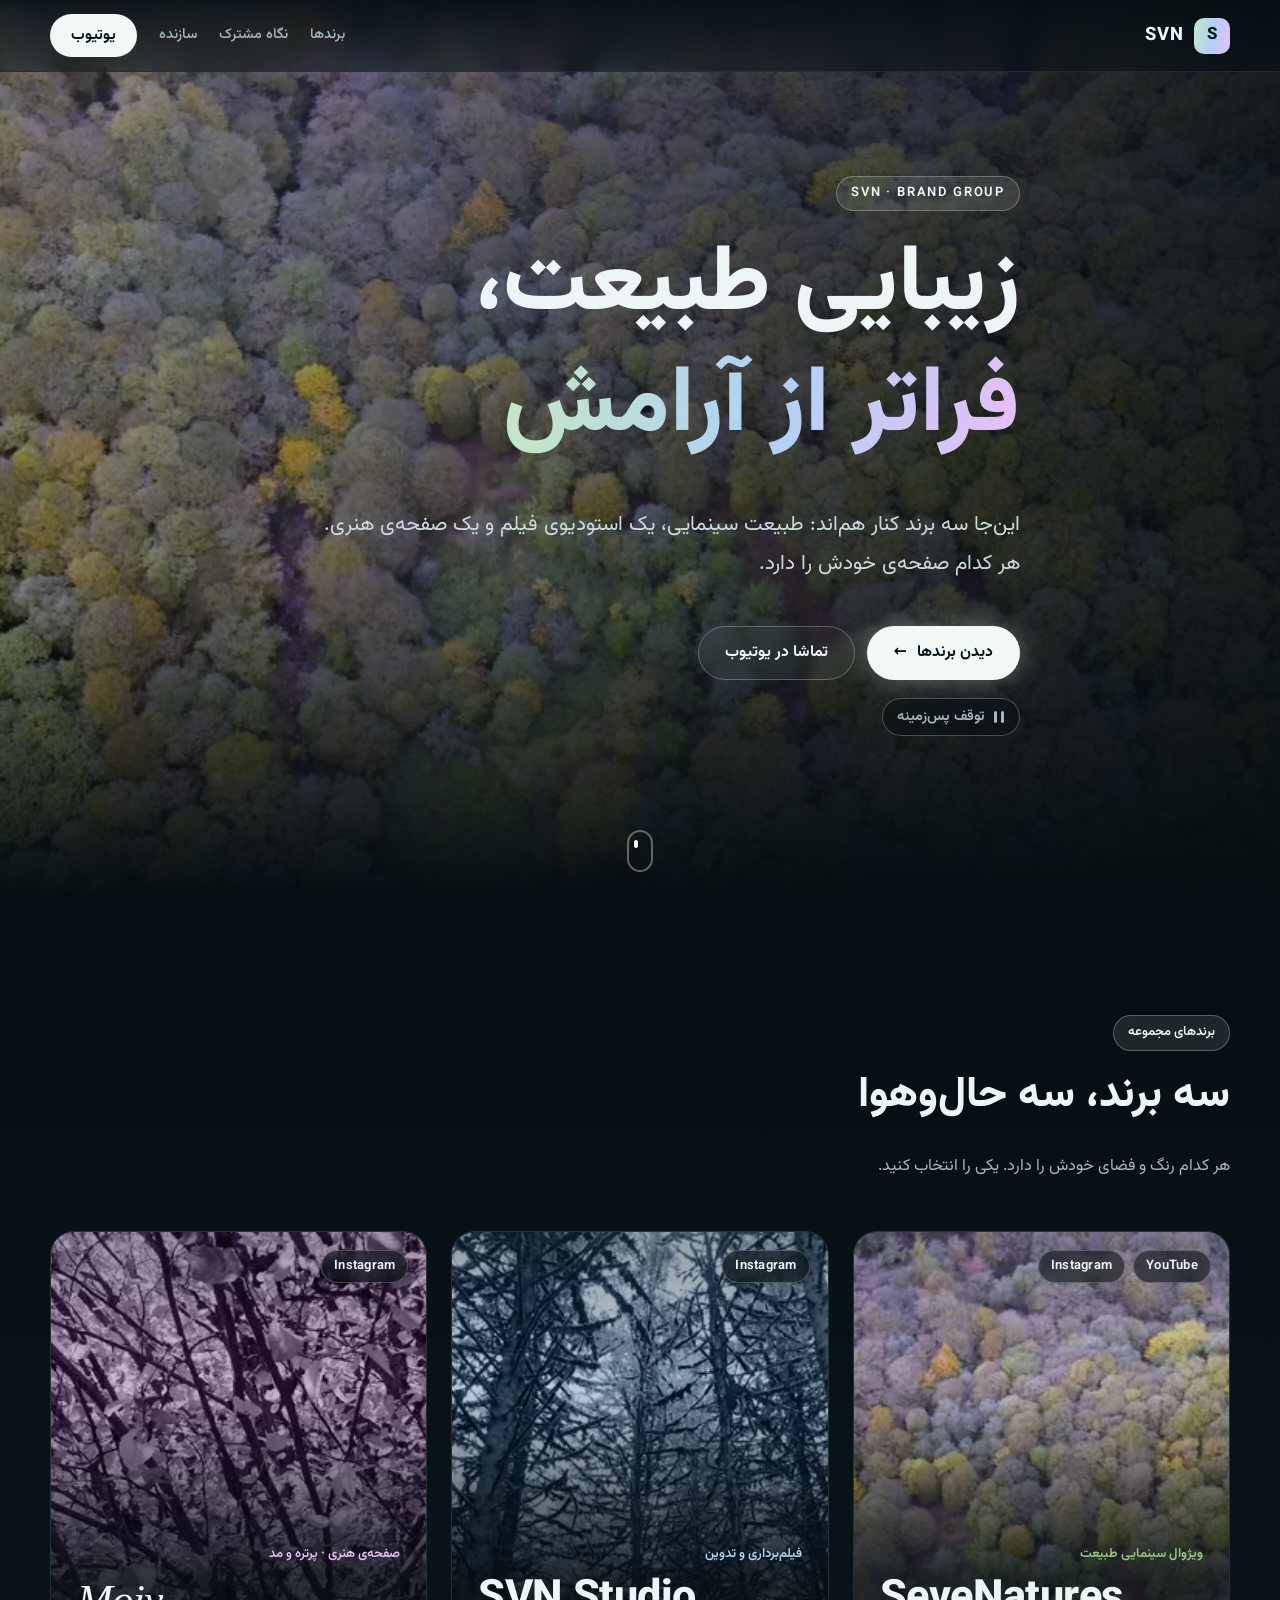
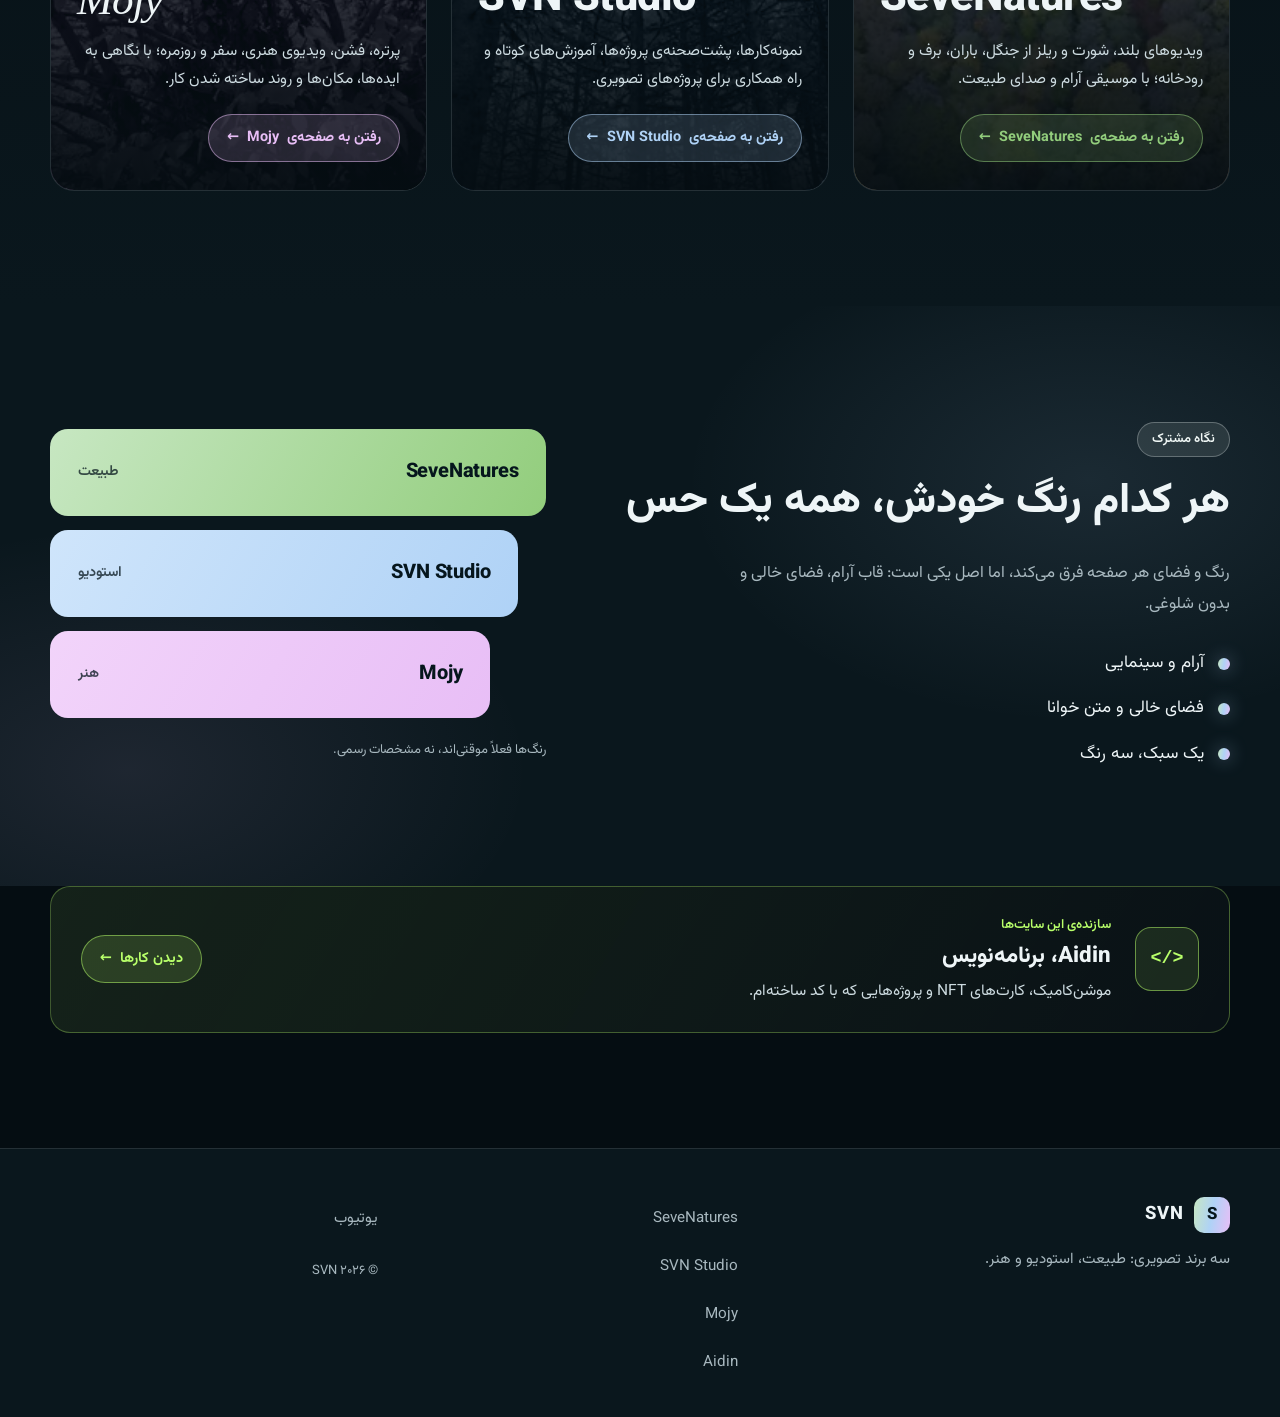
<file: index.html>
<!doctype html>
<html lang="fa" dir="rtl" class="no-js">
<head>
  <meta charset="utf-8">
  <meta name="viewport" content="width=device-width, initial-scale=1">
  <title>SVN | مجموعه‌ی برندها</title>
  <meta name="description" content="SeveNatures، SVN Studio و Mojy؛ سه برند با یک نگاه مشترک: طبیعت سینمایی، فیلم‌برداری و تدوین، و هنر و مد.">
  <meta name="theme-color" content="#050D12">
  <meta name="color-scheme" content="dark">
  <link rel="canonical" href="https://mrrooobooot.github.io/7natures/">
  <link rel="icon" href="sevenatures/assets/favicon.svg" type="image/svg+xml">

  <meta property="og:type" content="website">
  <meta property="og:title" content="SVN | مجموعه‌ی برندها">
  <meta property="og:description" content="سه برند با هویت جدا و یک نگاه مشترک به تصویر.">
  <meta property="og:url" content="https://mrrooobooot.github.io/7natures/">
  <meta property="og:image" content="https://mrrooobooot.github.io/7natures/sevenatures/assets/img/og-cover.jpg">
  <meta property="og:locale" content="fa_IR">

  <link rel="preload" as="image" href="sevenatures/assets/img/hero-aerial-forest-1600.webp" imagesrcset="sevenatures/assets/img/hero-aerial-forest-640.webp 640w, sevenatures/assets/img/hero-aerial-forest-1024.webp 1024w, sevenatures/assets/img/hero-aerial-forest-1600.webp 1600w" imagesizes="100vw" fetchpriority="high">
  <link rel="preload" href="assets/fonts/Vazirmatn-variable.woff2" as="font" type="font/woff2" crossorigin>
  <link rel="stylesheet" href="assets/svn/base.css?v=1">
  <link rel="stylesheet" href="assets/svn/hub.css?v=3">
</head>
<body>
  <a class="skip-link" href="#brands">رفتن به برندها</a>

  <header class="site-header" id="top">
    <div class="container nav-wrap">
      <a class="brand" href="#top" aria-label="SVN، بازگشت به ابتدای صفحه">
        <span class="brand-mark" aria-hidden="true">S</span>
        <span class="brand-name" dir="ltr">SVN</span>
      </a>

      <button class="nav-toggle" type="button" aria-expanded="false" aria-controls="site-nav" aria-label="باز کردن منو">
        <span></span><span></span><span></span>
      </button>

      <nav class="site-nav" id="site-nav" aria-label="منوی اصلی">
        <a href="#brands">برندها</a>
        <a href="#look">نگاه مشترک</a>
        <a href="#maker">سازنده</a>
        <a class="btn btn-small" href="https://www.youtube.com/@SeveNatures" target="_blank" rel="noopener">یوتیوب<span class="sr-only">، در برگه‌ی جدید باز می‌شود</span></a>
      </nav>
    </div>
  </header>

  <main>
    <!-- ============ Hero ============ -->
    <section class="hero" aria-labelledby="hero-title">
      <div class="hero-media"
           data-clips-wide="sevenatures/assets/img/hero-3-pine-1920.mp4,sevenatures/assets/img/hero-2-river-1920.mp4,sevenatures/assets/img/hero-1-aerial-1920.mp4"
           data-clips-narrow="sevenatures/assets/img/hero-3-pine-960.mp4,sevenatures/assets/img/hero-2-river-960.mp4,sevenatures/assets/img/hero-1-aerial-960.mp4">
        <img src="sevenatures/assets/img/hero-aerial-forest-1600.webp" srcset="sevenatures/assets/img/hero-aerial-forest-640.webp 640w, sevenatures/assets/img/hero-aerial-forest-1024.webp 1024w, sevenatures/assets/img/hero-aerial-forest-1600.webp 1600w" sizes="100vw" alt="نمای هوایی از جنگل پاییزی با درختانی زرد، نارنجی و سبز" width="1920" height="1080" fetchpriority="high">
        <video class="hero-video" data-hero-video muted playsinline preload="none" aria-hidden="true"></video>
        <video class="hero-video" data-hero-video muted playsinline preload="none" aria-hidden="true"></video>
      </div>
      <div class="hero-overlay" aria-hidden="true"></div>

      <div class="container hero-content">
        <p class="eyebrow" lang="en" dir="ltr">SVN · Brand Group</p>
        <h1 id="hero-title" class="hero-title">
          زیبایی طبیعت،<br><span class="grad">فراتر از آرامش</span>
        </h1>
        <p class="hero-lead">
          این‌جا سه برند کنار هم‌اند: طبیعت سینمایی، یک استودیوی فیلم و یک صفحه‌ی هنری.
          هر کدام صفحه‌ی خودش را دارد.
        </p>
        <div class="hero-actions">
          <a class="btn btn-primary" href="#brands">
            <span>دیدن برندها</span>
            <span class="btn-arrow" aria-hidden="true">←</span>
          </a>
          <a class="btn btn-ghost" href="https://www.youtube.com/@SeveNatures" target="_blank" rel="noopener">
            <span>تماشا در یوتیوب<span class="sr-only">، در برگه‌ی جدید باز می‌شود</span></span>
          </a>
        </div>
        <button class="hero-pause" type="button" aria-pressed="false">
          <span class="hero-pause-icon" aria-hidden="true"></span>
          <span>توقف پس‌زمینه</span>
        </button>
      </div>

      <a class="scroll-cue" href="#brands" aria-label="پایین رفتن به برندها"><span></span></a>
    </section>

    <!-- ============ Brands ============ -->
    <section class="section brands" id="brands" aria-labelledby="brands-title">
      <div class="container">
        <header class="section-head reveal">
          <p class="eyebrow">برندهای مجموعه</p>
          <h2 id="brands-title" class="section-title">سه برند، سه حال‌وهوا</h2>
          <p class="section-lead">هر کدام رنگ و فضای خودش را دارد. یکی را انتخاب کنید.</p>
        </header>

        <div class="brand-grid">
          <a class="brand-card brand-card--sevenatures reveal" href="sevenatures/">
            <div class="card-media">
              <img src="sevenatures/assets/img/hero-aerial-forest-1024.webp" srcset="sevenatures/assets/img/hero-aerial-forest-640.webp 640w, sevenatures/assets/img/hero-aerial-forest-1024.webp 1024w" sizes="(max-width: 900px) 100vw, 33vw" alt="" loading="lazy" width="1024" height="576">
            </div>
            <div class="card-pills">
              <span class="pill">YouTube</span>
              <span class="pill">Instagram</span>
            </div>
            <div class="card-body">
              <p class="card-role">ویژوال سینمایی طبیعت</p>
              <h3 class="card-name" lang="en" dir="ltr">SeveNatures</h3>
              <p class="card-text">ویدیوهای بلند، شورت و ریلز از جنگل، باران، برف و رودخانه؛ با موسیقی آرام و صدای طبیعت.</p>
              <span class="card-go">رفتن به صفحه‌ی <span lang="en" dir="ltr">SeveNatures</span> <span class="go-arrow" aria-hidden="true">←</span></span>
            </div>
          </a>

          <a class="brand-card brand-card--studio reveal" href="svn-studio/">
            <div class="card-media card-media--tint">
              <img src="sevenatures/assets/img/pine-forest-1024.webp" srcset="sevenatures/assets/img/pine-forest-640.webp 640w, sevenatures/assets/img/pine-forest-1024.webp 1024w" sizes="(max-width: 900px) 100vw, 33vw" alt="" loading="lazy" width="1200" height="675">
            </div>
            <div class="card-pills">
              <span class="pill">Instagram</span>
            </div>
            <div class="card-body">
              <p class="card-role">فیلم‌برداری و تدوین</p>
              <h3 class="card-name" lang="en" dir="ltr">SVN Studio</h3>
              <p class="card-text">نمونه‌کارها، پشت‌صحنه‌ی پروژه‌ها، آموزش‌های کوتاه و راه همکاری برای پروژه‌های تصویری.</p>
              <span class="card-go">رفتن به صفحه‌ی <span lang="en" dir="ltr">SVN Studio</span> <span class="go-arrow" aria-hidden="true">←</span></span>
            </div>
          </a>

          <a class="brand-card brand-card--mojy reveal" href="mojy/">
            <div class="card-media card-media--tint">
              <img src="sevenatures/assets/img/drone-shot-1024.webp" srcset="sevenatures/assets/img/drone-shot-640.webp 640w, sevenatures/assets/img/drone-shot-1024.webp 1024w" sizes="(max-width: 900px) 100vw, 33vw" alt="" loading="lazy" width="1024" height="576">
            </div>
            <div class="card-pills">
              <span class="pill">Instagram</span>
            </div>
            <div class="card-body">
              <p class="card-role">صفحه‌ی هنری · پرتره و مد</p>
              <h3 class="card-name card-name--serif" lang="en" dir="ltr">Mojy</h3>
              <p class="card-text">پرتره، فشن، ویدیوی هنری، سفر و روزمره؛ با نگاهی به ایده‌ها، مکان‌ها و روند ساخته شدن کار.</p>
              <span class="card-go">رفتن به صفحه‌ی <span lang="en" dir="ltr">Mojy</span> <span class="go-arrow" aria-hidden="true">←</span></span>
            </div>
          </a>
        </div>
      </div>
    </section>

    <!-- ============ Shared look ============ -->
    <section class="section look" id="look" aria-labelledby="look-title">
      <div class="container look-grid">
        <div class="look-copy reveal">
          <p class="eyebrow">نگاه مشترک</p>
          <h2 id="look-title" class="section-title">هر کدام رنگ خودش، همه یک حس</h2>
          <p class="section-lead">رنگ و فضای هر صفحه فرق می‌کند، اما اصل یکی است: قاب آرام، فضای خالی و بدون شلوغی.</p>
          <ul class="traits">
            <li><span class="trait-dot" aria-hidden="true"></span>آرام و سینمایی</li>
            <li><span class="trait-dot" aria-hidden="true"></span>فضای خالی و متن خوانا</li>
            <li><span class="trait-dot" aria-hidden="true"></span>یک سبک، سه رنگ</li>
          </ul>
        </div>

        <div class="palette reveal" role="group" aria-label="رنگ هر برند">
          <p class="sr-only">این رنگ‌ها فعلاً موقتی‌اند و هنوز مشخصات رسمی برند نیستند.</p>
          <div class="swatch swatch--sevenatures"><span class="swatch-name" lang="en" dir="ltr">SeveNatures</span><span class="swatch-role">طبیعت</span></div>
          <div class="swatch swatch--studio"><span class="swatch-name" lang="en" dir="ltr">SVN Studio</span><span class="swatch-role">استودیو</span></div>
          <div class="swatch swatch--mojy"><span class="swatch-name" lang="en" dir="ltr">Mojy</span><span class="swatch-role">هنر</span></div>
          <p class="palette-note">رنگ‌ها فعلاً موقتی‌اند، نه مشخصات رسمی.</p>
        </div>
      </div>
    </section>

    <!-- ============ Maker ============ -->
    <section class="section maker" id="maker" aria-labelledby="maker-title">
      <div class="container">
        <a class="maker-card reveal" href="aidin/">
          <span class="maker-code" aria-hidden="true" dir="ltr">&lt;/&gt;</span>
          <span class="maker-copy">
            <span class="maker-eyebrow">سازنده‌ی این سایت‌ها</span>
            <strong id="maker-title" class="maker-title"><span lang="en" dir="ltr">Aidin</span>، برنامه‌نویس</strong>
            <span class="maker-text">موشن‌کامیک، کارت‌های <span lang="en" dir="ltr">NFT</span> و پروژه‌هایی که با کد ساخته‌ام.</span>
          </span>
          <span class="card-go">دیدن کارها <span class="go-arrow" aria-hidden="true">←</span></span>
        </a>
      </div>
    </section>
  </main>

  <footer class="site-footer">
    <div class="container footer-grid">
      <div class="footer-brand">
        <a class="brand" href="#top">
          <span class="brand-mark" aria-hidden="true">S</span>
          <span class="brand-name" dir="ltr">SVN</span>
        </a>
        <p>سه برند تصویری: طبیعت، استودیو و هنر.</p>
      </div>
      <nav class="footer-nav" aria-label="برندها">
        <a href="sevenatures/" lang="en" dir="ltr">SeveNatures</a>
        <a href="svn-studio/" lang="en" dir="ltr">SVN Studio</a>
        <a href="mojy/" lang="en" dir="ltr">Mojy</a>
        <a href="aidin/" lang="en" dir="ltr">Aidin</a>
      </nav>
      <div class="footer-meta">
        <a href="https://www.youtube.com/@SeveNatures" target="_blank" rel="noopener">یوتیوب<span class="sr-only">، در برگه‌ی جدید باز می‌شود</span></a>
        <p class="copyright">© <span data-year></span> SVN</p>
      </div>
    </div>
  </footer>

  <a class="to-top" href="#top" aria-label="بازگشت به بالای صفحه"><span aria-hidden="true">↑</span></a>

  <script src="assets/svn/site.js?v=1" defer></script>
</body>
</html>
</file>
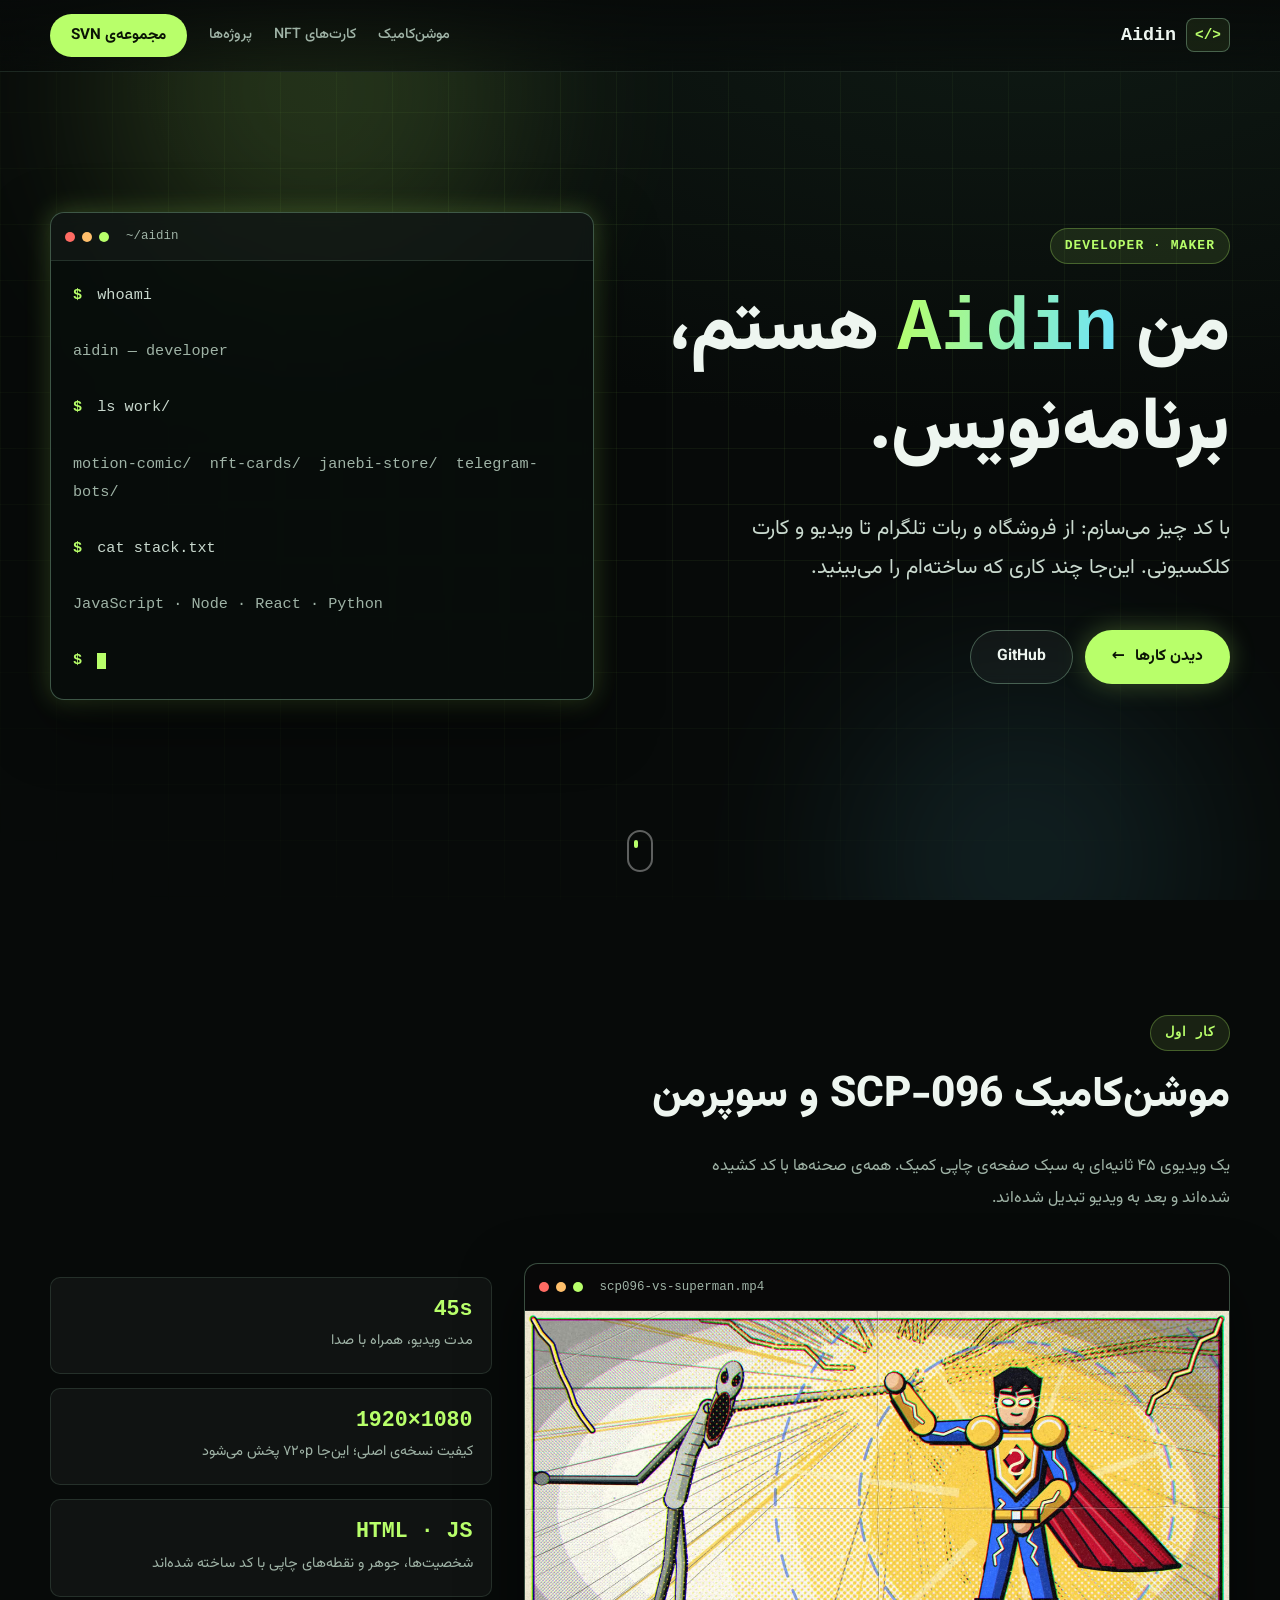
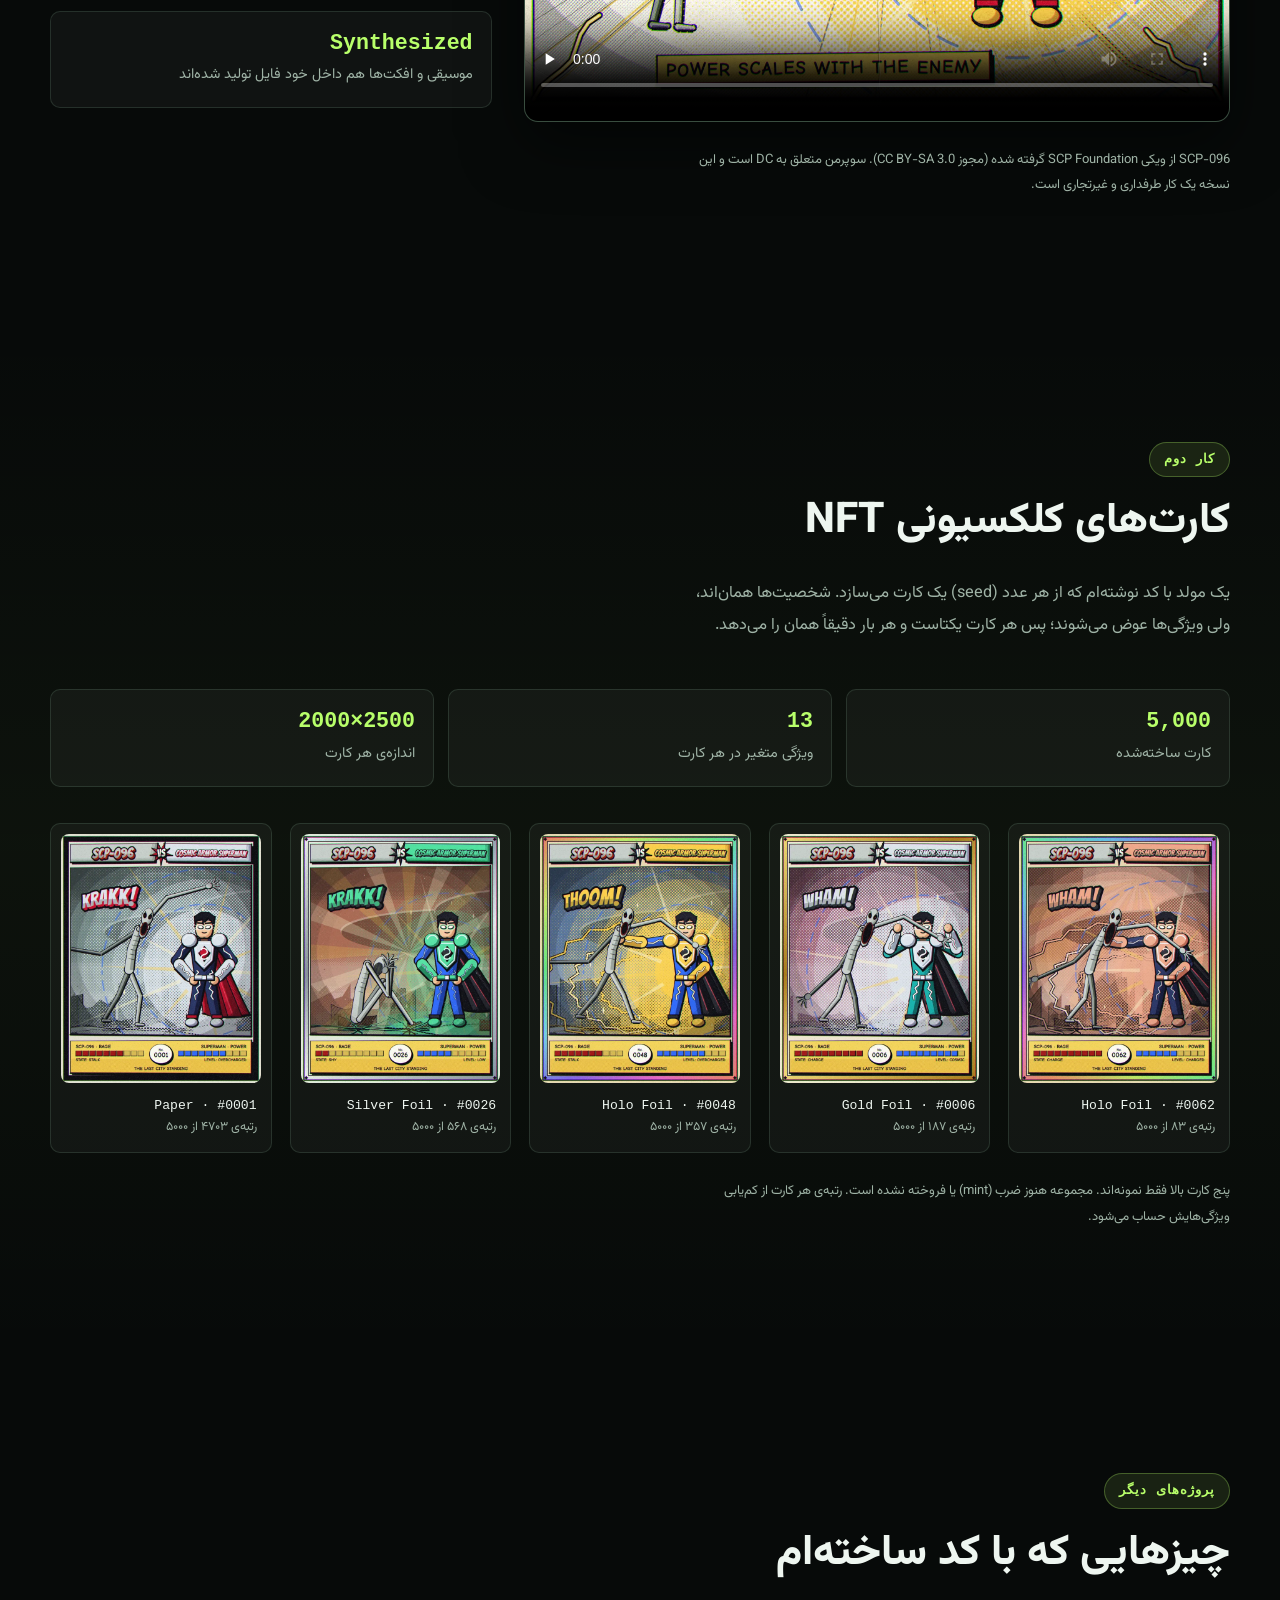
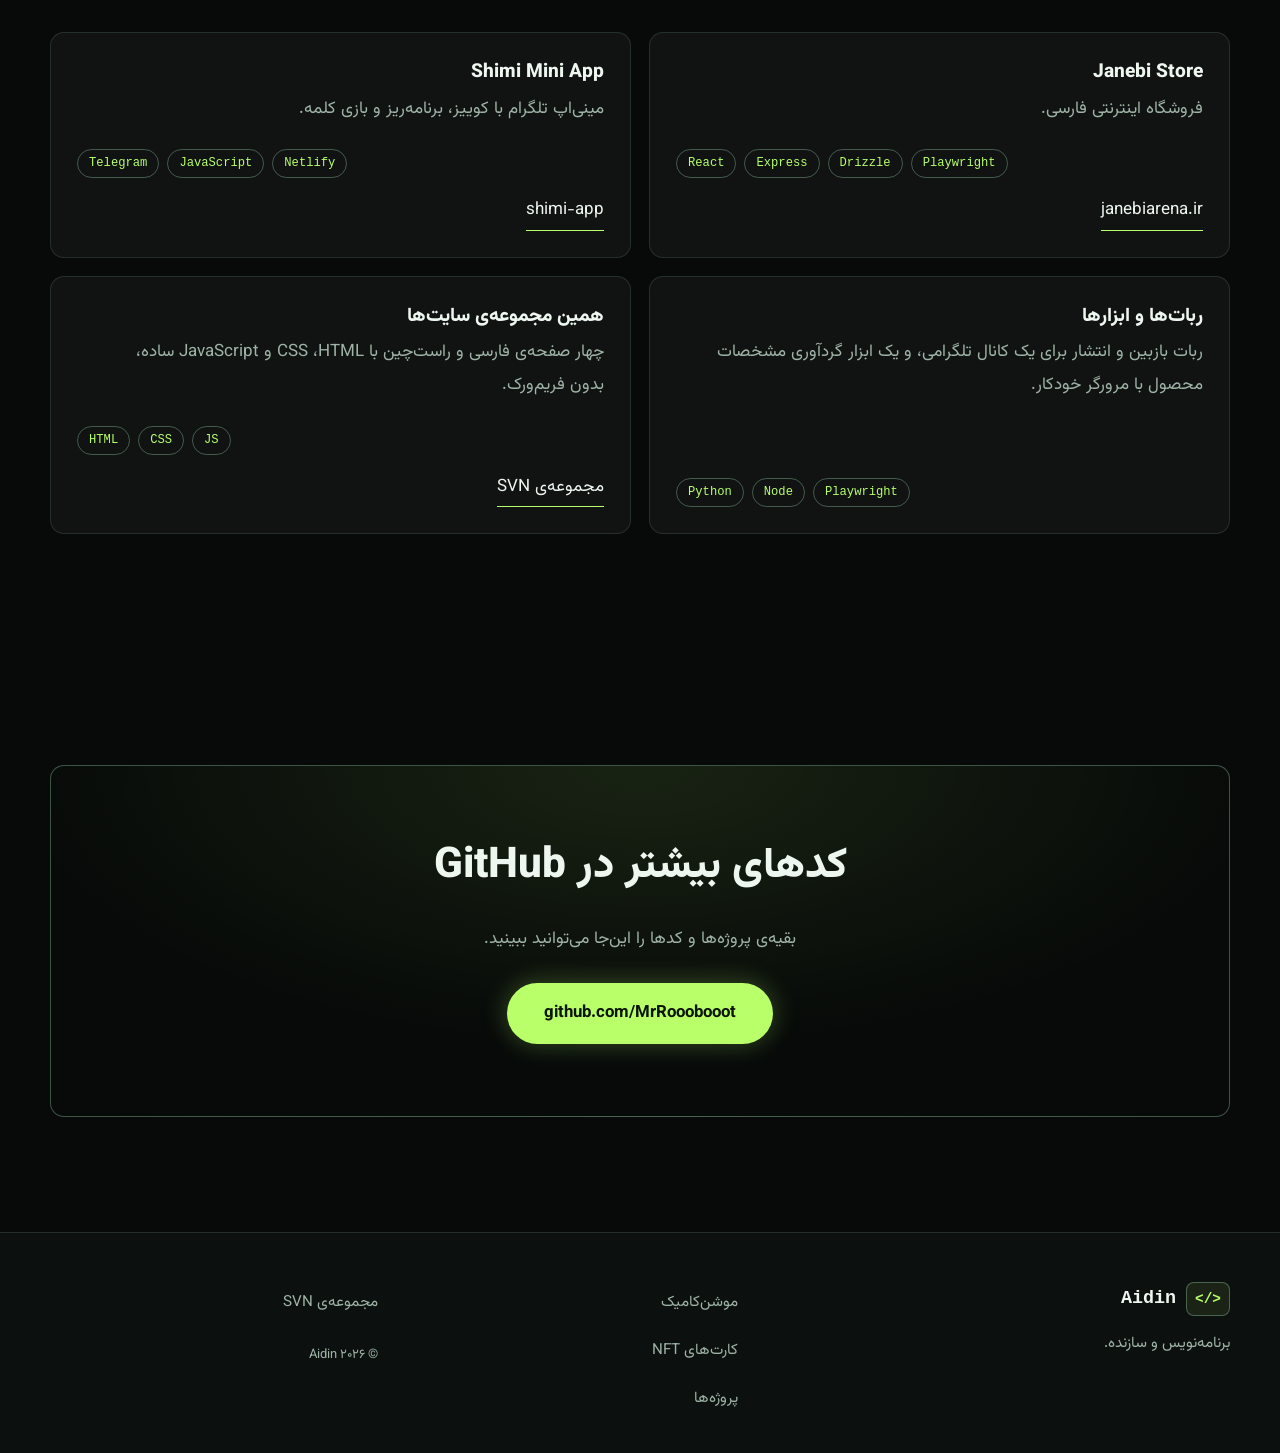
<file: aidin/index.html>
<!doctype html>
<html lang="fa" dir="rtl" class="no-js">
<head>
  <meta charset="utf-8">
  <meta name="viewport" content="width=device-width, initial-scale=1">
  <title>Aidin | برنامه‌نویس و سازنده</title>
  <meta name="description" content="Aidin، برنامه‌نویس: موشن‌کامیک ساخته‌شده با کد، کارت‌های کلکسیونی NFT و چند پروژه‌ی وب و ربات.">
  <meta name="theme-color" content="#070a09">
  <meta name="color-scheme" content="dark">
  <link rel="canonical" href="https://mrrooobooot.github.io/7natures/aidin/">
  <link rel="icon" href="../sevenatures/assets/favicon.svg" type="image/svg+xml">

  <meta property="og:type" content="website">
  <meta property="og:title" content="Aidin | برنامه‌نویس و سازنده">
  <meta property="og:description" content="موشن‌کامیک و کارت‌های NFT که با کد ساخته‌ام، و چند پروژه‌ی دیگر.">
  <meta property="og:url" content="https://mrrooobooot.github.io/7natures/aidin/">
  <meta property="og:image" content="https://mrrooobooot.github.io/7natures/aidin/assets/img/scp-poster.jpg">
  <meta property="og:locale" content="fa_IR">

  <link rel="preload" href="../assets/fonts/Vazirmatn-variable.woff2" as="font" type="font/woff2" crossorigin>
  <link rel="stylesheet" href="../assets/svn/base.css?v=2">
  <link rel="stylesheet" href="assets/aidin.css?v=1">
</head>
<body>
  <a class="skip-link" href="#main">رفتن به محتوای اصلی</a>

  <header class="site-header" id="top">
    <div class="container nav-wrap">
      <a class="brand" href="#top" aria-label="Aidin، بازگشت به ابتدای صفحه">
        <span class="brand-mark" aria-hidden="true" dir="ltr">&lt;/&gt;</span>
        <span class="brand-name" dir="ltr" lang="en">Aidin</span>
      </a>

      <button class="nav-toggle" type="button" aria-expanded="false" aria-controls="site-nav" aria-label="باز کردن منو">
        <span></span><span></span><span></span>
      </button>

      <nav class="site-nav" id="site-nav" aria-label="منوی اصلی">
        <a href="#motion">موشن‌کامیک</a>
        <a href="#nft">کارت‌های NFT</a>
        <a href="#projects">پروژه‌ها</a>
        <a class="btn btn-small" href="../">مجموعه‌ی SVN</a>
      </nav>
    </div>
  </header>

  <main id="main">
    <!-- ============ Hero ============ -->
    <section class="hero" aria-labelledby="hero-title">
      <div class="hero-media" aria-hidden="true">
        <span class="grid-bg"></span>
        <span class="glow glow--1"></span>
        <span class="glow glow--2"></span>
      </div>

      <div class="container hero-content">
        <div class="hero-text">
          <p class="eyebrow" lang="en" dir="ltr">DEVELOPER · MAKER</p>
          <h1 id="hero-title" class="hero-title">
            من <span class="name" dir="ltr" lang="en">Aidin</span> هستم،<br>برنامه‌نویس.
          </h1>
          <p class="hero-lead">
            با کد چیز می‌سازم: از فروشگاه و ربات تلگرام تا ویدیو و کارت کلکسیونی.
            این‌جا چند کاری که ساخته‌ام را می‌بینید.
          </p>
          <div class="hero-actions">
            <a class="btn btn-primary" href="#motion"><span>دیدن کارها</span><span class="btn-arrow" aria-hidden="true">←</span></a>
            <a class="btn btn-ghost" href="https://github.com/MrRooobooot" target="_blank" rel="noopener"><span lang="en" dir="ltr">GitHub</span><span class="sr-only">، در برگه‌ی جدید باز می‌شود</span></a>
          </div>
        </div>

        <div class="term reveal" dir="ltr" lang="en" aria-hidden="true">
          <div class="term-bar"><i></i><i></i><i></i><span>~/aidin</span></div>
          <pre class="term-body"><span class="l l1"><b>$</b> whoami</span>
<span class="l l2 out">aidin — developer</span>
<span class="l l3"><b>$</b> ls work/</span>
<span class="l l4 out">motion-comic/  nft-cards/  janebi-store/  telegram-bots/</span>
<span class="l l5"><b>$</b> cat stack.txt</span>
<span class="l l6 out">JavaScript · Node · React · Python</span>
<span class="l l7"><b>$</b> <em></em></span></pre>
        </div>
      </div>

      <a class="scroll-cue" href="#motion" aria-label="پایین رفتن به کارها"><span></span></a>
    </section>

    <!-- ============ Motion comic ============ -->
    <section class="section" id="motion" aria-labelledby="motion-title">
      <div class="container">
        <header class="section-head reveal">
          <p class="eyebrow">کار اول</p>
          <h2 id="motion-title" class="section-title">موشن‌کامیک <span dir="ltr" lang="en">SCP-096</span> و سوپرمن</h2>
          <p class="section-lead">یک ویدیوی ۴۵ ثانیه‌ای به سبک صفحه‌ی چاپی کمیک. همه‌ی صحنه‌ها با کد کشیده شده‌اند و بعد به ویدیو تبدیل شده‌اند.</p>
        </header>

        <div class="motion-grid">
          <figure class="player reveal">
            <div class="player-bar" dir="ltr" lang="en"><i></i><i></i><i></i><span>scp096-vs-superman.mp4</span></div>
            <video controls preload="none" playsinline poster="assets/img/scp-poster.jpg" width="1280" height="720">
              <source src="assets/video/scp096-vs-superman-720.mp4" type="video/mp4">
              مرورگر شما پخش این ویدیو را پشتیبانی نمی‌کند.
            </video>
          </figure>

          <ul class="facts reveal">
            <li><strong dir="ltr">45s</strong><span>مدت ویدیو، همراه با صدا</span></li>
            <li><strong dir="ltr">1920×1080</strong><span>کیفیت نسخه‌ی اصلی؛ این‌جا ۷۲۰p پخش می‌شود</span></li>
            <li><strong dir="ltr">HTML · JS</strong><span>شخصیت‌ها، جوهر و نقطه‌های چاپی با کد ساخته شده‌اند</span></li>
            <li><strong dir="ltr">Synthesized</strong><span>موسیقی و افکت‌ها هم داخل خود فایل تولید شده‌اند</span></li>
          </ul>
        </div>
        <p class="credit reveal"><span lang="en" dir="ltr">SCP-096</span> از ویکی <span lang="en" dir="ltr">SCP Foundation</span> گرفته شده (مجوز <span lang="en" dir="ltr">CC BY-SA 3.0</span>). سوپرمن متعلق به <span lang="en" dir="ltr">DC</span> است و این نسخه یک کار طرفداری و غیرتجاری است.</p>
      </div>
    </section>

    <!-- ============ NFT ============ -->
    <section class="section nft" id="nft" aria-labelledby="nft-title">
      <div class="container">
        <header class="section-head reveal">
          <p class="eyebrow">کار دوم</p>
          <h2 id="nft-title" class="section-title">کارت‌های کلکسیونی <span dir="ltr" lang="en">NFT</span></h2>
          <p class="section-lead">یک مولد با کد نوشته‌ام که از هر عدد (seed) یک کارت می‌سازد. شخصیت‌ها همان‌اند، ولی ویژگی‌ها عوض می‌شوند؛ پس هر کارت یکتاست و هر بار دقیقاً همان را می‌دهد.</p>
        </header>

        <ul class="stats reveal">
          <li><strong dir="ltr">5,000</strong><span>کارت ساخته‌شده</span></li>
          <li><strong dir="ltr">13</strong><span>ویژگی متغیر در هر کارت</span></li>
          <li><strong dir="ltr">2000×2500</strong><span>اندازه‌ی هر کارت</span></li>
        </ul>

        <ul class="cards">
          <li class="card reveal"><img src="assets/img/card-0062.webp" alt="کارت شماره ۶۲، قاب هولوگرام، دنیای تیره‌ی نارنجی" width="640" height="800" loading="lazy"><p><span dir="ltr">#0062</span> · <span dir="ltr" lang="en">Holo Foil</span><small>رتبه‌ی ۸۳ از ۵۰۰۰</small></p></li>
          <li class="card reveal"><img src="assets/img/card-0006.webp" alt="کارت شماره ۶، قاب طلایی" width="640" height="800" loading="lazy"><p><span dir="ltr">#0006</span> · <span dir="ltr" lang="en">Gold Foil</span><small>رتبه‌ی ۱۸۷ از ۵۰۰۰</small></p></li>
          <li class="card reveal"><img src="assets/img/card-0048.webp" alt="کارت شماره ۴۸، قاب هولوگرام، دنیای آبی تیره" width="640" height="800" loading="lazy"><p><span dir="ltr">#0048</span> · <span dir="ltr" lang="en">Holo Foil</span><small>رتبه‌ی ۳۵۷ از ۵۰۰۰</small></p></li>
          <li class="card reveal"><img src="assets/img/card-0026.webp" alt="کارت شماره ۲۶، قاب نقره‌ای" width="640" height="800" loading="lazy"><p><span dir="ltr">#0026</span> · <span dir="ltr" lang="en">Silver Foil</span><small>رتبه‌ی ۵۶۸ از ۵۰۰۰</small></p></li>
          <li class="card reveal"><img src="assets/img/card-0001.webp" alt="کارت شماره ۱، قاب کاغذی ساده" width="640" height="800" loading="lazy"><p><span dir="ltr">#0001</span> · <span dir="ltr" lang="en">Paper</span><small>رتبه‌ی ۴۷۰۳ از ۵۰۰۰</small></p></li>
        </ul>

        <p class="credit reveal">پنج کارت بالا فقط نمونه‌اند. مجموعه هنوز ضرب (mint) یا فروخته نشده است. رتبه‌ی هر کارت از کم‌یابی ویژگی‌هایش حساب می‌شود.</p>
      </div>
    </section>

    <!-- ============ Projects ============ -->
    <section class="section" id="projects" aria-labelledby="projects-title">
      <div class="container">
        <header class="section-head reveal">
          <p class="eyebrow">پروژه‌های دیگر</p>
          <h2 id="projects-title" class="section-title">چیزهایی که با کد ساخته‌ام</h2>
        </header>

        <ul class="projects">
          <li class="proj reveal">
            <h3><span lang="en" dir="ltr">Janebi Store</span></h3>
            <p>فروشگاه اینترنتی فارسی.</p>
            <p class="tags" dir="ltr" lang="en"><span>React</span><span>Express</span><span>Drizzle</span><span>Playwright</span></p>
            <a class="proj-link" href="https://janebiarena.ir" target="_blank" rel="noopener"><span lang="en" dir="ltr">janebiarena.ir</span><span class="sr-only">، در برگه‌ی جدید باز می‌شود</span></a>
          </li>
          <li class="proj reveal">
            <h3><span lang="en" dir="ltr">Shimi Mini App</span></h3>
            <p>مینی‌اپ تلگرام با کوییز، برنامه‌ریز و بازی کلمه.</p>
            <p class="tags" dir="ltr" lang="en"><span>Telegram</span><span>JavaScript</span><span>Netlify</span></p>
            <a class="proj-link" href="https://mrrooobooot.github.io/shimi-app/" target="_blank" rel="noopener"><span lang="en" dir="ltr">shimi-app</span><span class="sr-only">، در برگه‌ی جدید باز می‌شود</span></a>
          </li>
          <li class="proj reveal">
            <h3>ربات‌ها و ابزارها</h3>
            <p>ربات بازبین و انتشار برای یک کانال تلگرامی، و یک ابزار گردآوری مشخصات محصول با مرورگر خودکار.</p>
            <p class="tags" dir="ltr" lang="en"><span>Python</span><span>Node</span><span>Playwright</span></p>
          </li>
          <li class="proj reveal">
            <h3>همین مجموعه‌ی سایت‌ها</h3>
            <p>چهار صفحه‌ی فارسی و راست‌چین با <span lang="en" dir="ltr">HTML</span>، <span lang="en" dir="ltr">CSS</span> و <span lang="en" dir="ltr">JavaScript</span> ساده، بدون فریم‌ورک.</p>
            <p class="tags" dir="ltr" lang="en"><span>HTML</span><span>CSS</span><span>JS</span></p>
            <a class="proj-link" href="../">مجموعه‌ی SVN</a>
          </li>
        </ul>
      </div>
    </section>

    <!-- ============ Contact ============ -->
    <section class="section cta" id="contact" aria-labelledby="contact-title">
      <div class="container cta-inner reveal">
        <h2 id="contact-title" class="section-title">کدهای بیشتر در <span lang="en" dir="ltr">GitHub</span></h2>
        <p>بقیه‌ی پروژه‌ها و کدها را این‌جا می‌توانید ببینید.</p>
        <a class="btn btn-primary btn-large" href="https://github.com/MrRooobooot" target="_blank" rel="noopener"><span lang="en" dir="ltr">github.com/MrRooobooot</span><span class="sr-only">، در برگه‌ی جدید باز می‌شود</span></a>
      </div>
    </section>
  </main>

  <footer class="site-footer">
    <div class="container footer-grid">
      <div class="footer-brand">
        <a class="brand" href="#top"><span class="brand-mark" aria-hidden="true" dir="ltr">&lt;/&gt;</span><span class="brand-name" dir="ltr" lang="en">Aidin</span></a>
        <p>برنامه‌نویس و سازنده.</p>
      </div>
      <nav class="footer-nav" aria-label="لینک‌های فوتر">
        <a href="#motion">موشن‌کامیک</a>
        <a href="#nft">کارت‌های NFT</a>
        <a href="#projects">پروژه‌ها</a>
      </nav>
      <div class="footer-meta">
        <a href="../">مجموعه‌ی SVN</a>
        <p class="copyright">© <span data-year></span> <span dir="ltr" lang="en">Aidin</span></p>
      </div>
    </div>
  </footer>

  <a class="to-top" href="#top" aria-label="بازگشت به بالای صفحه"><span aria-hidden="true">↑</span></a>

  <script src="../assets/svn/site.js?v=1" defer></script>
</body>
</html>
</file>
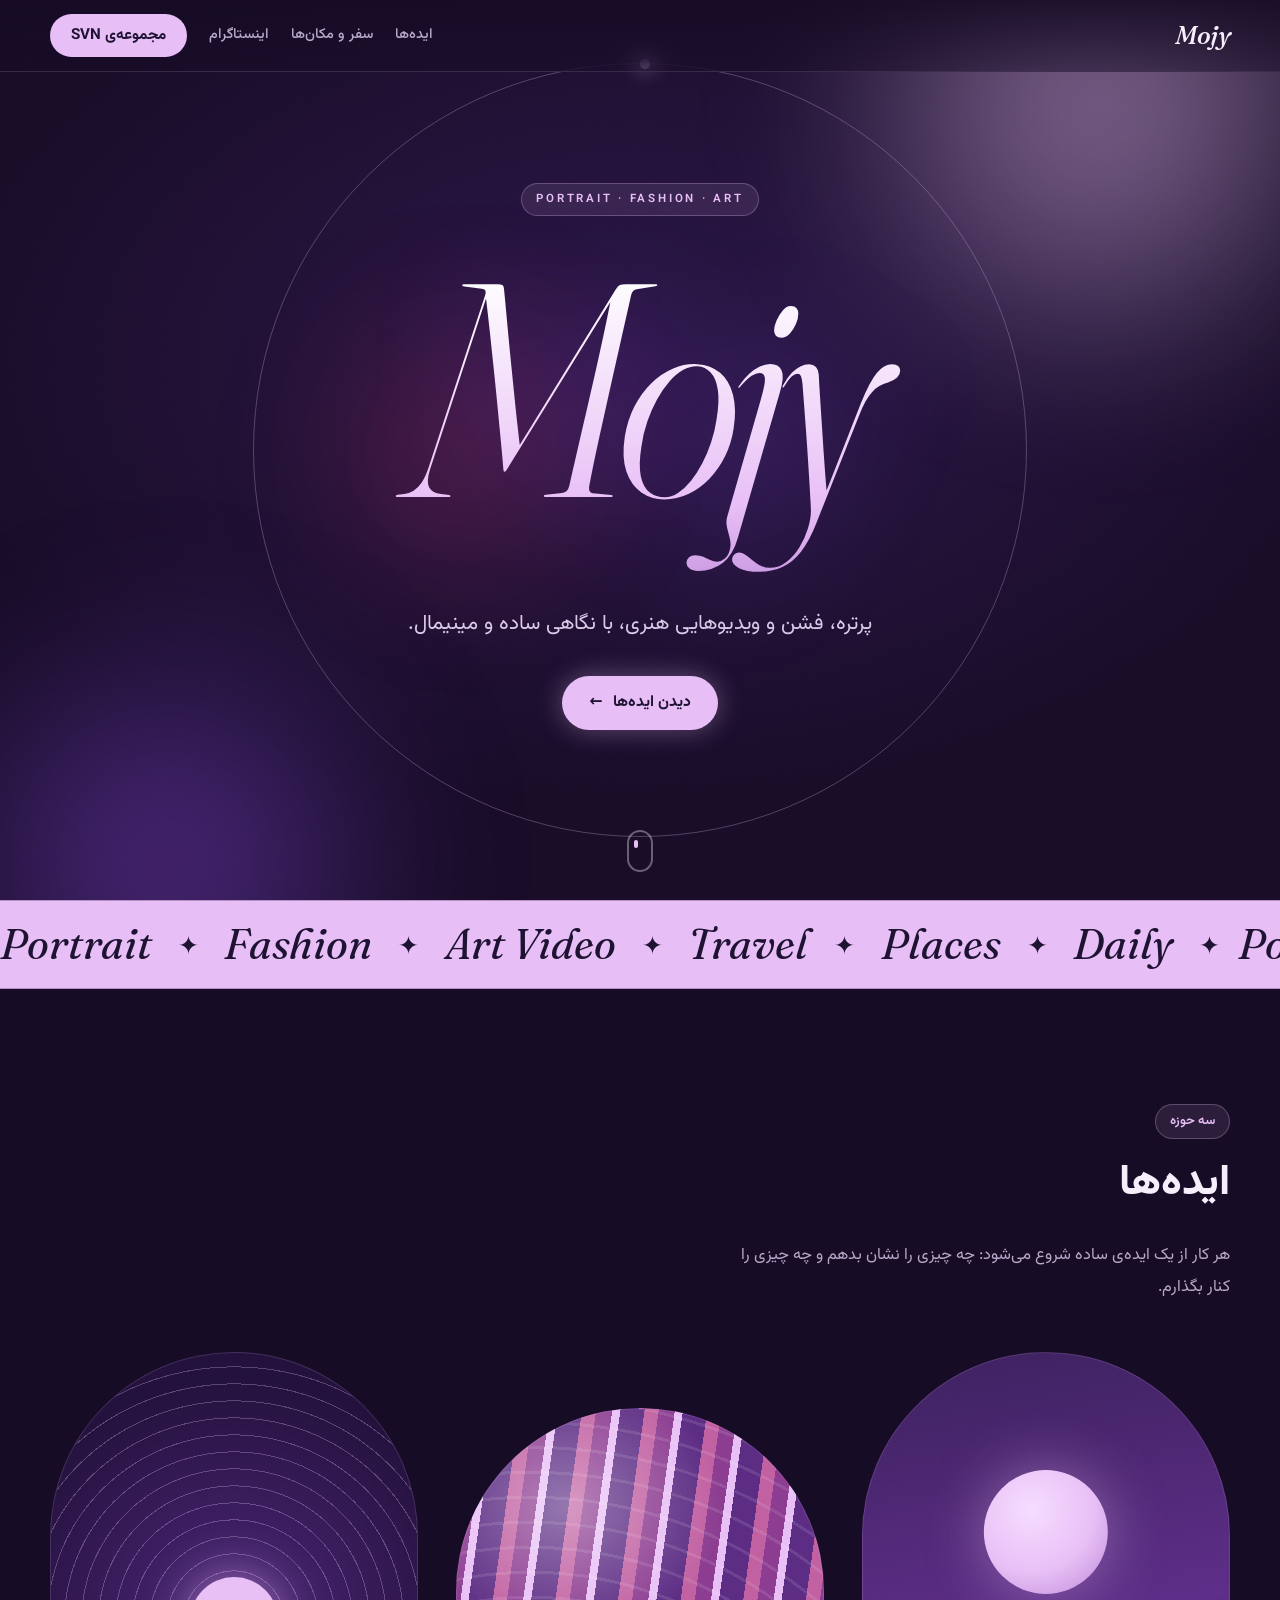
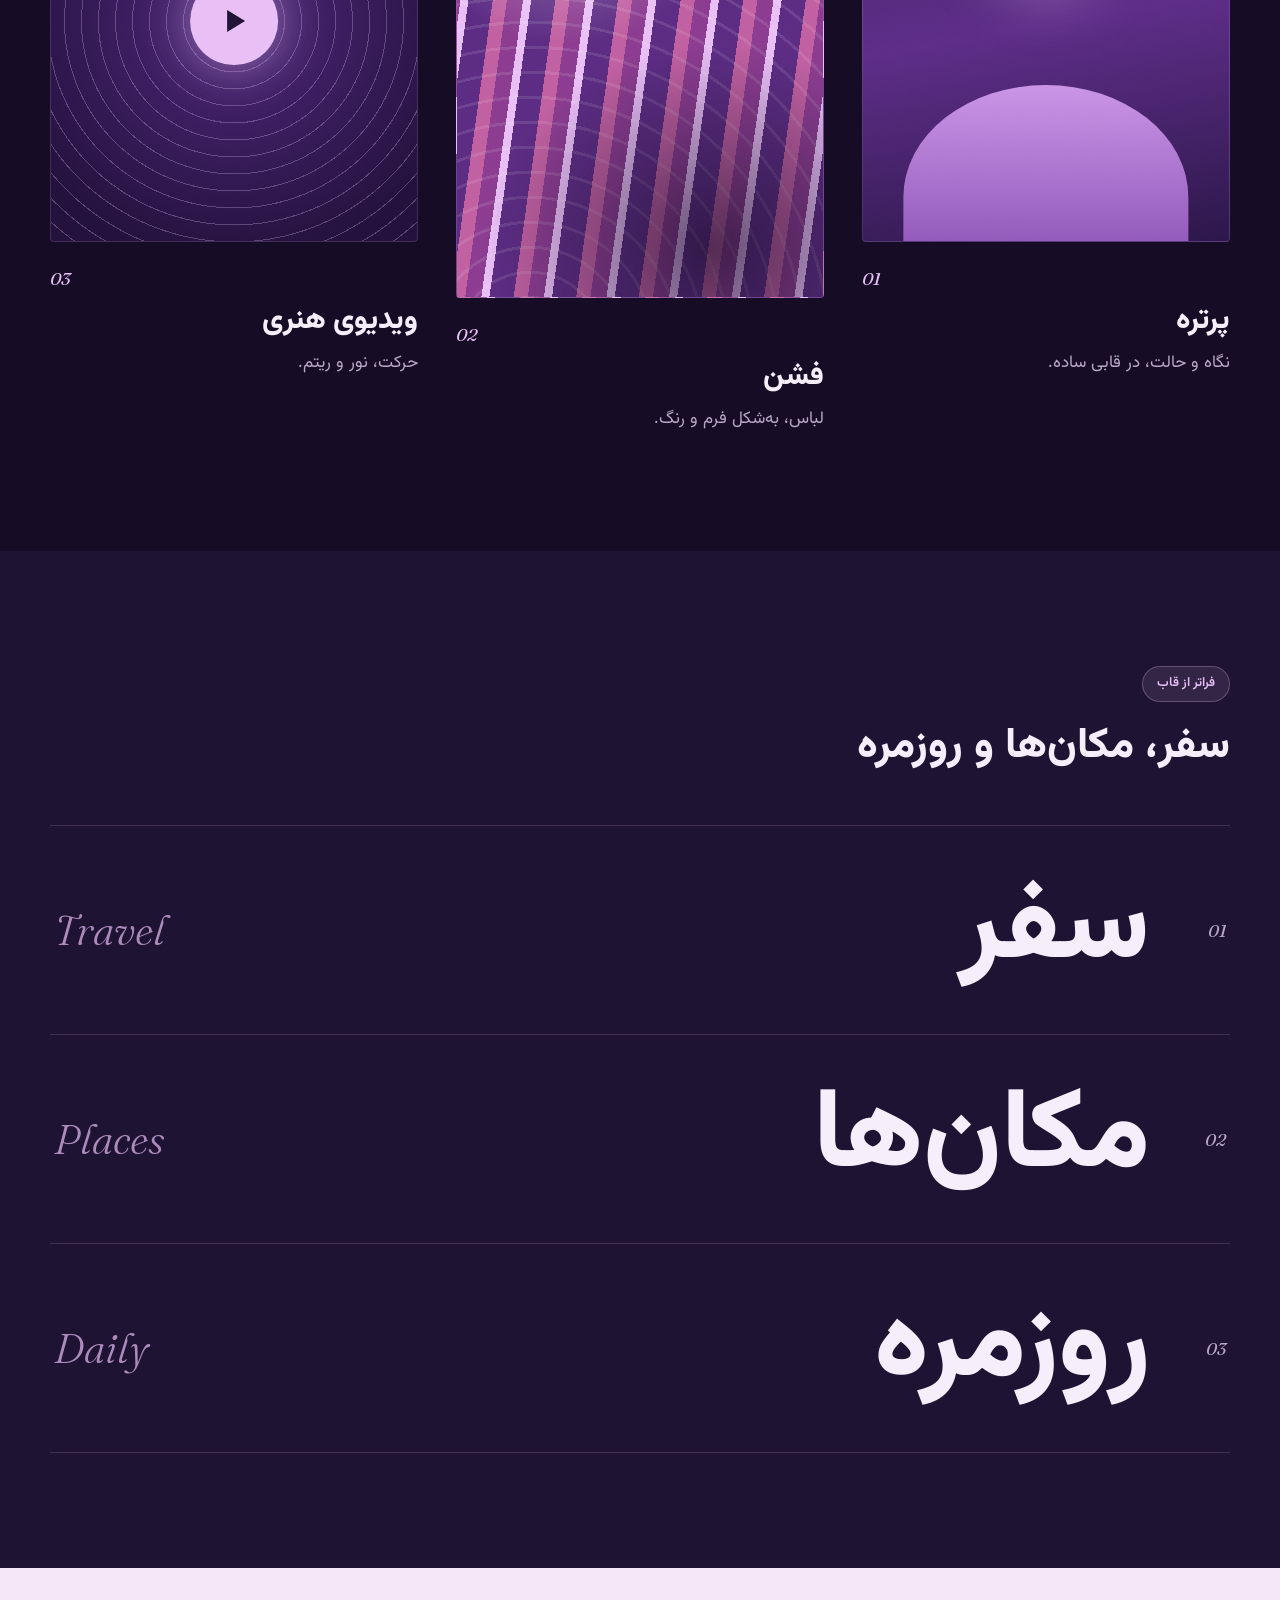
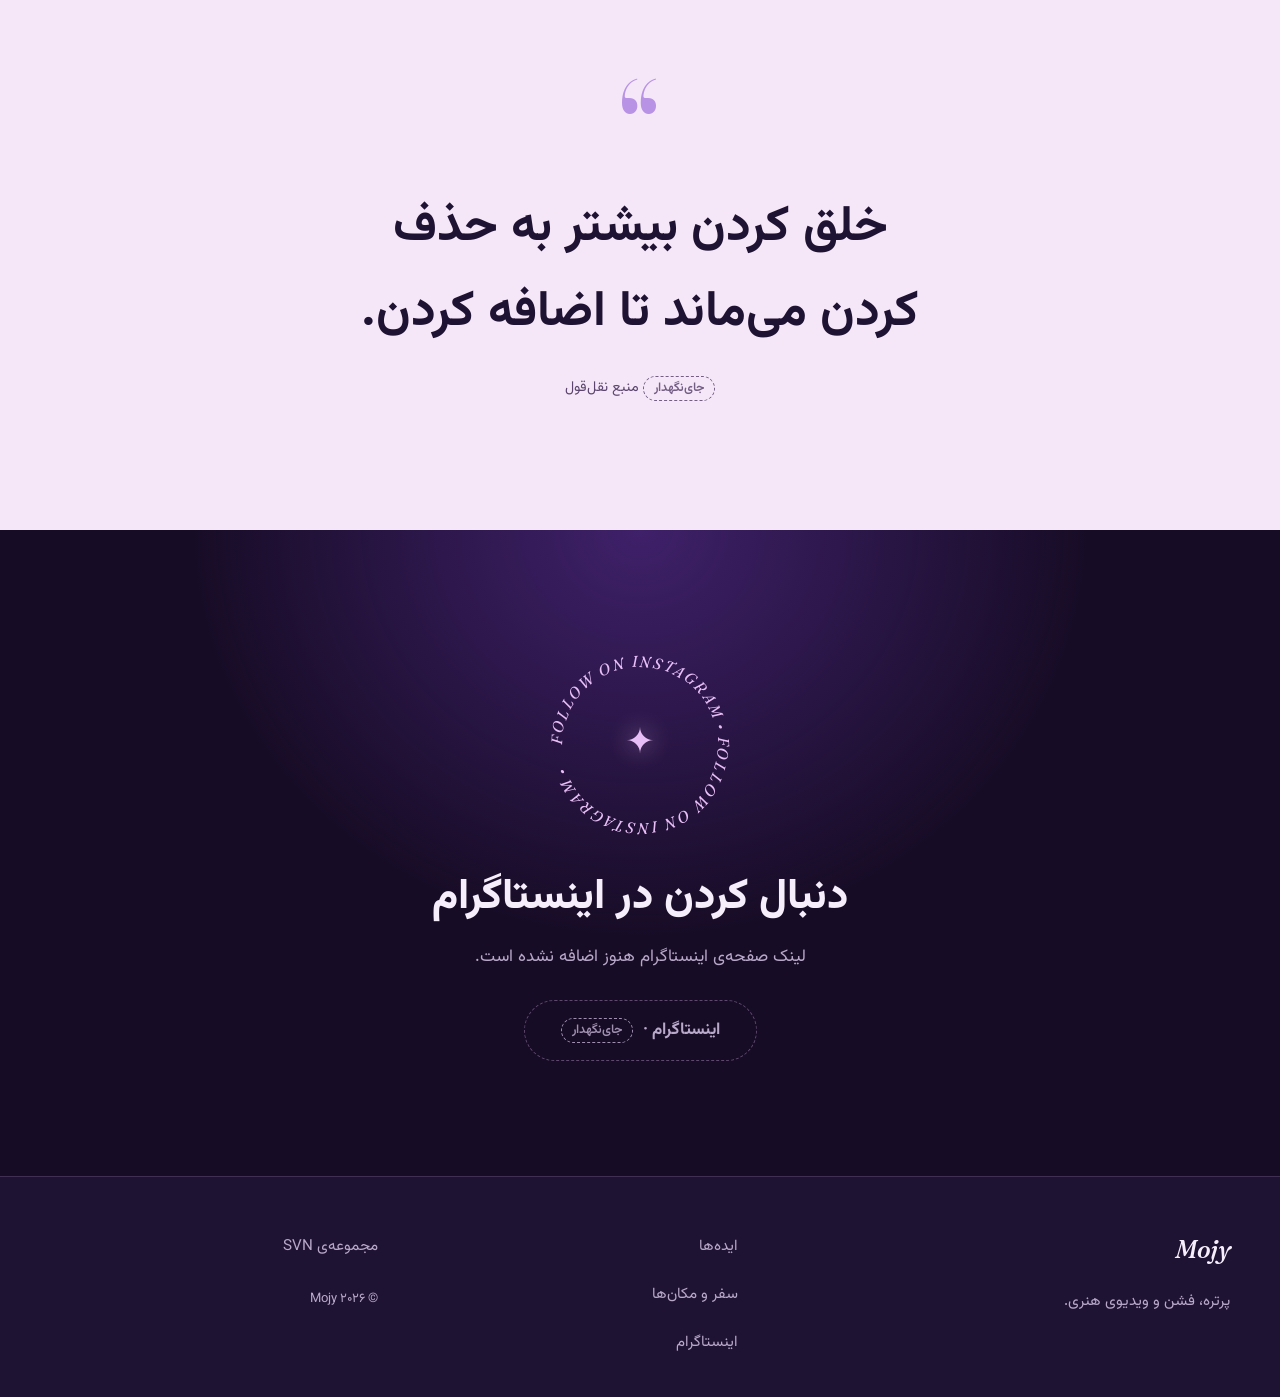
<file: mojy/index.html>
<!doctype html>
<html lang="fa" dir="rtl" class="no-js">
<head>
  <meta charset="utf-8">
  <meta name="viewport" content="width=device-width, initial-scale=1">
  <title>Mojy | پرتره، فشن و ویدیوی هنری</title>
  <meta name="description" content="Mojy: صفحه‌ی هنری شخصی؛ پرتره، فشن و ویدیوی هنری با نگاهی ساده و مینیمال.">
  <meta name="theme-color" content="#170C26">
  <meta name="color-scheme" content="dark">
  <link rel="canonical" href="https://mrrooobooot.github.io/7natures/mojy/">
  <link rel="icon" href="../sevenatures/assets/favicon.svg" type="image/svg+xml">

  <meta property="og:type" content="website">
  <meta property="og:title" content="Mojy | پرتره، فشن و ویدیوی هنری">
  <meta property="og:description" content="صفحه‌ی هنری شخصی؛ پرتره، فشن و ویدیوهایی با نگاهی ساده.">
  <meta property="og:url" content="https://mrrooobooot.github.io/7natures/mojy/">
  <meta property="og:image" content="https://mrrooobooot.github.io/7natures/sevenatures/assets/img/og-cover.jpg">
  <meta property="og:locale" content="fa_IR">

  <link rel="preload" href="../assets/fonts/Vazirmatn-variable.woff2" as="font" type="font/woff2" crossorigin>
  <link rel="preload" href="assets/fonts/Fraunces-italic-latin.woff2" as="font" type="font/woff2" crossorigin>
  <link rel="stylesheet" href="../assets/svn/base.css?v=2">
  <link rel="stylesheet" href="assets/mojy.css?v=2">
</head>
<body>
  <a class="skip-link" href="#main">رفتن به محتوای اصلی</a>

  <header class="site-header" id="top">
    <div class="container nav-wrap">
      <a class="brand" href="#top" aria-label="Mojy، بازگشت به ابتدای صفحه">
        <span class="brand-name" dir="ltr" lang="en">Mojy</span>
      </a>

      <button class="nav-toggle" type="button" aria-expanded="false" aria-controls="site-nav" aria-label="باز کردن منو">
        <span></span><span></span><span></span>
      </button>

      <nav class="site-nav" id="site-nav" aria-label="منوی اصلی">
        <a href="#ideas">ایده‌ها</a>
        <a href="#places">سفر و مکان‌ها</a>
        <a href="#follow">اینستاگرام</a>
        <a class="btn btn-small" href="../">مجموعه‌ی SVN</a>
      </nav>
    </div>
  </header>

  <main id="main">
    <!-- ============ Hero ============ -->
    <section class="hero" aria-labelledby="hero-title">
      <div class="hero-media" aria-hidden="true">
        <span class="blob blob--1"></span>
        <span class="blob blob--2"></span>
        <span class="blob blob--3"></span>
        <span class="ring"><i></i></span>
        <span class="grain"></span>
      </div>

      <div class="container hero-content">
        <p class="eyebrow" lang="en" dir="ltr">PORTRAIT · FASHION · ART</p>
        <h1 id="hero-title" class="wordmark"><span dir="ltr" lang="en">Mojy</span></h1>
        <p class="hero-lead">پرتره، فشن و ویدیوهایی هنری، با نگاهی ساده و مینیمال.</p>
        <div class="hero-actions">
          <a class="btn btn-primary" href="#ideas">
            <span>دیدن ایده‌ها</span>
            <span class="btn-arrow" aria-hidden="true">←</span>
          </a>
        </div>
      </div>

      <a class="scroll-cue" href="#ideas" aria-label="پایین رفتن به ایده‌ها"><span></span></a>
    </section>

    <!-- ============ Marquee (decorative) ============ -->
    <div class="marquee" dir="ltr" aria-hidden="true">
      <div class="marquee-track">
        <span>Portrait <i>✦</i> Fashion <i>✦</i> Art Video <i>✦</i> Travel <i>✦</i> Places <i>✦</i> Daily <i>✦</i></span>
        <span>Portrait <i>✦</i> Fashion <i>✦</i> Art Video <i>✦</i> Travel <i>✦</i> Places <i>✦</i> Daily <i>✦</i></span>
      </div>
    </div>

    <!-- ============ Ideas ============ -->
    <section class="section ideas" id="ideas" aria-labelledby="ideas-title">
      <div class="container">
        <header class="section-head reveal">
          <p class="eyebrow">سه حوزه</p>
          <h2 id="ideas-title" class="section-title">ایده‌ها</h2>
          <p class="section-lead">هر کار از یک ایده‌ی ساده شروع می‌شود: چه چیزی را نشان بدهم و چه چیزی را کنار بگذارم.</p>
        </header>

        <div class="frames">
          <article class="frame frame--portrait reveal">
            <div class="frame-art" aria-hidden="true"><span class="art-head"></span><span class="art-shoulders"></span></div>
            <span class="frame-n" aria-hidden="true" dir="ltr">01</span>
            <h3 class="frame-t">پرتره</h3>
            <p class="frame-d">نگاه و حالت، در قابی ساده.</p>
          </article>

          <article class="frame frame--fashion reveal">
            <div class="frame-art" aria-hidden="true"><span class="art-folds"></span></div>
            <span class="frame-n" aria-hidden="true" dir="ltr">02</span>
            <h3 class="frame-t">فشن</h3>
            <p class="frame-d">لباس، به‌شکل فرم و رنگ.</p>
          </article>

          <article class="frame frame--video reveal">
            <div class="frame-art" aria-hidden="true"><span class="art-rings"></span><span class="art-play"></span></div>
            <span class="frame-n" aria-hidden="true" dir="ltr">03</span>
            <h3 class="frame-t">ویدیوی هنری</h3>
            <p class="frame-d">حرکت، نور و ریتم.</p>
          </article>
        </div>
      </div>
    </section>

    <!-- ============ Places ============ -->
    <section class="section places" id="places" aria-labelledby="places-title">
      <div class="container">
        <header class="section-head reveal">
          <p class="eyebrow">فراتر از قاب</p>
          <h2 id="places-title" class="section-title">سفر، مکان‌ها و روزمره</h2>
        </header>

        <ul class="rows">
          <li class="row reveal"><span class="row-n" aria-hidden="true" dir="ltr">01</span><span class="row-t">سفر</span><span class="row-en" aria-hidden="true" dir="ltr">Travel</span></li>
          <li class="row reveal"><span class="row-n" aria-hidden="true" dir="ltr">02</span><span class="row-t">مکان‌ها</span><span class="row-en" aria-hidden="true" dir="ltr">Places</span></li>
          <li class="row reveal"><span class="row-n" aria-hidden="true" dir="ltr">03</span><span class="row-t">روزمره</span><span class="row-en" aria-hidden="true" dir="ltr">Daily</span></li>
        </ul>
      </div>
    </section>

    <!-- ============ Quote ============ -->
    <section class="quote" aria-label="نقل‌قول">
      <div class="container">
        <blockquote class="quote-text reveal">
          <span class="quote-mark" aria-hidden="true">“</span>
          <p>خلق کردن بیشتر به حذف کردن می‌ماند تا اضافه کردن.</p>
          <footer class="quote-src"><span class="ph-tag">جای‌نگهدار</span> منبع نقل‌قول</footer>
        </blockquote>
      </div>
    </section>

    <!-- ============ Follow ============ -->
    <section class="section follow" id="follow" aria-labelledby="follow-title">
      <div class="container follow-inner reveal">
        <div class="badge" aria-hidden="true">
          <svg viewBox="0 0 200 200" width="200" height="200">
            <defs><path id="circ" d="M100,100 m-78,0 a78,78 0 1,1 156,0 a78,78 0 1,1 -156,0"/></defs>
            <text><textPath href="#circ" startOffset="0">FOLLOW ON INSTAGRAM • FOLLOW ON INSTAGRAM •</textPath></text>
          </svg>
          <span class="badge-core">✦</span>
        </div>
        <h2 id="follow-title" class="section-title">دنبال کردن در اینستاگرام</h2>
        <p>لینک صفحه‌ی اینستاگرام هنوز اضافه نشده است.</p>
        <span class="btn btn-large btn--soon">اینستاگرام · <span class="ph-tag">جای‌نگهدار</span></span>
      </div>
    </section>
  </main>

  <footer class="site-footer">
    <div class="container footer-grid">
      <div class="footer-brand">
        <a class="brand" href="#top"><span class="brand-name" dir="ltr" lang="en">Mojy</span></a>
        <p>پرتره، فشن و ویدیوی هنری.</p>
      </div>
      <nav class="footer-nav" aria-label="لینک‌های فوتر">
        <a href="#ideas">ایده‌ها</a>
        <a href="#places">سفر و مکان‌ها</a>
        <a href="#follow">اینستاگرام</a>
      </nav>
      <div class="footer-meta">
        <a href="../">مجموعه‌ی SVN</a>
        <p class="copyright">© <span data-year></span> <span dir="ltr" lang="en">Mojy</span></p>
      </div>
    </div>
  </footer>

  <a class="to-top" href="#top" aria-label="بازگشت به بالای صفحه"><span aria-hidden="true">↑</span></a>

  <script src="../assets/svn/site.js?v=1" defer></script>
</body>
</html>
</file>
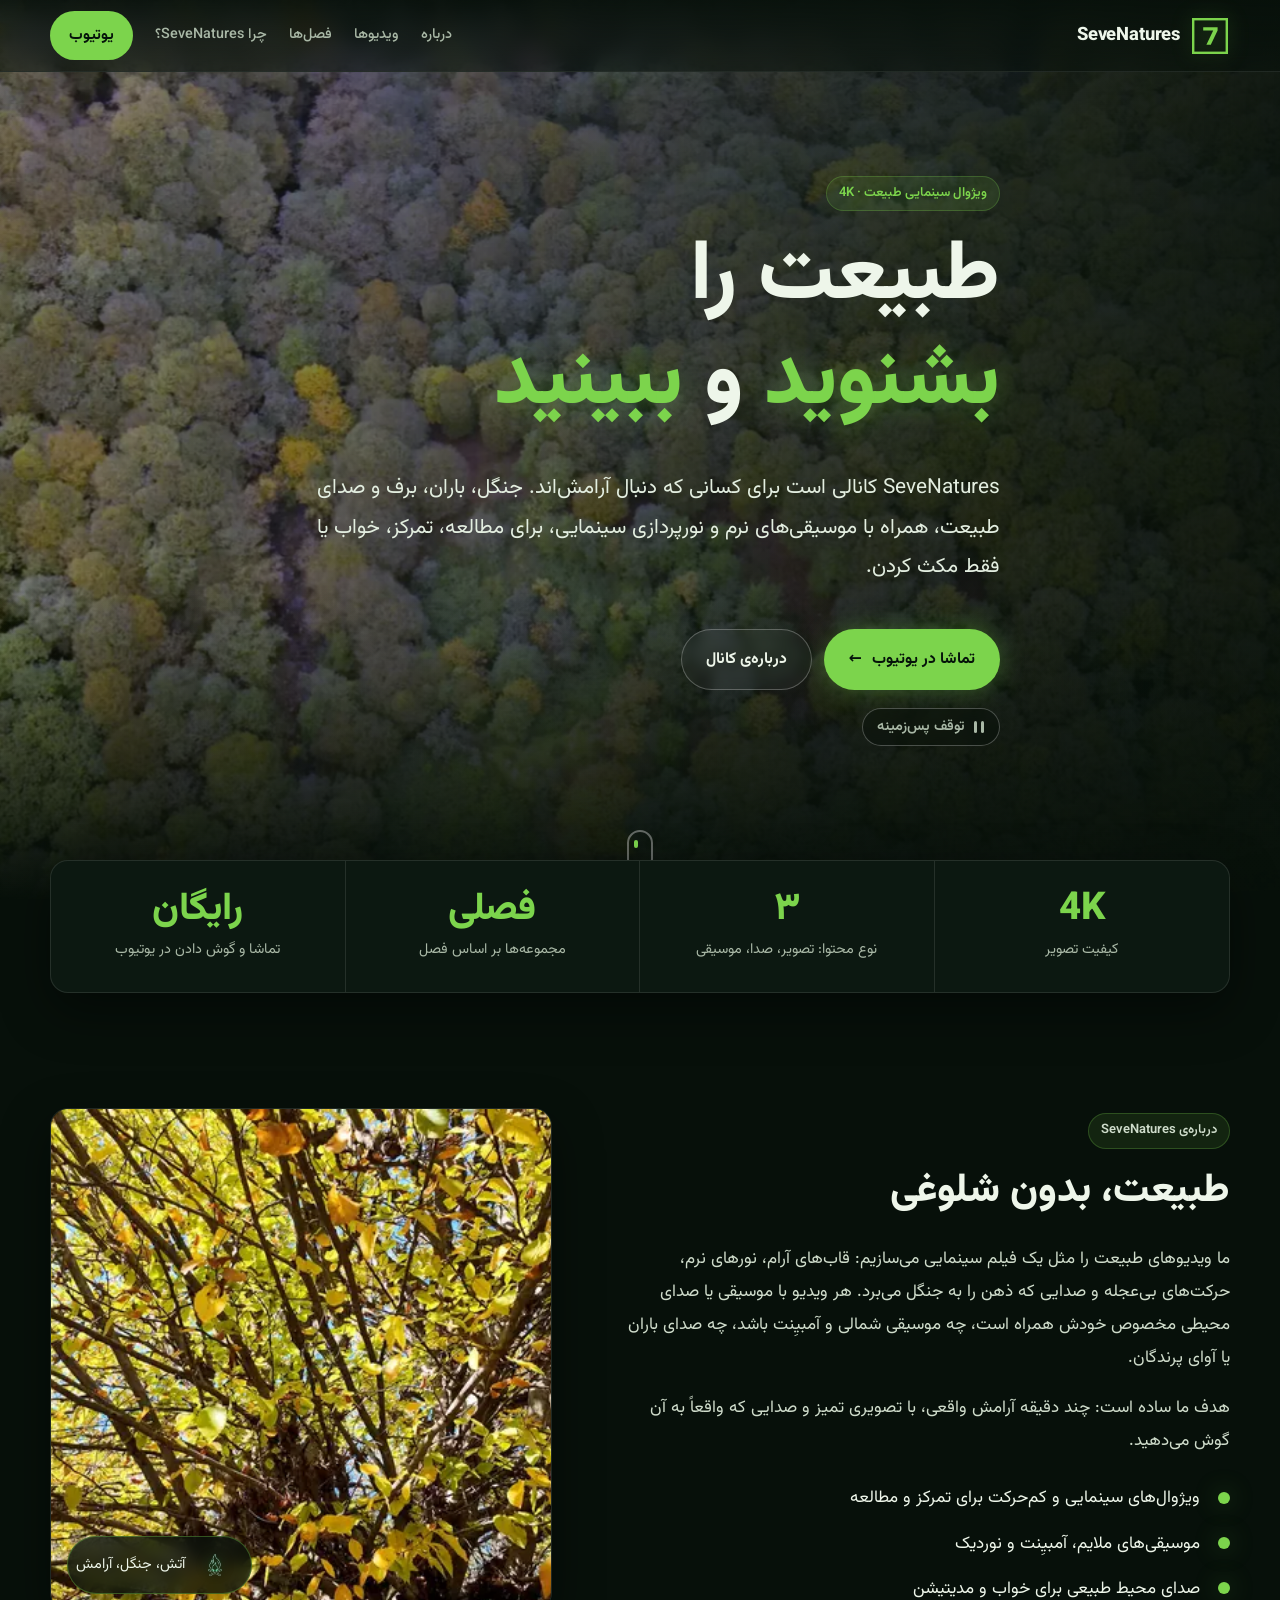
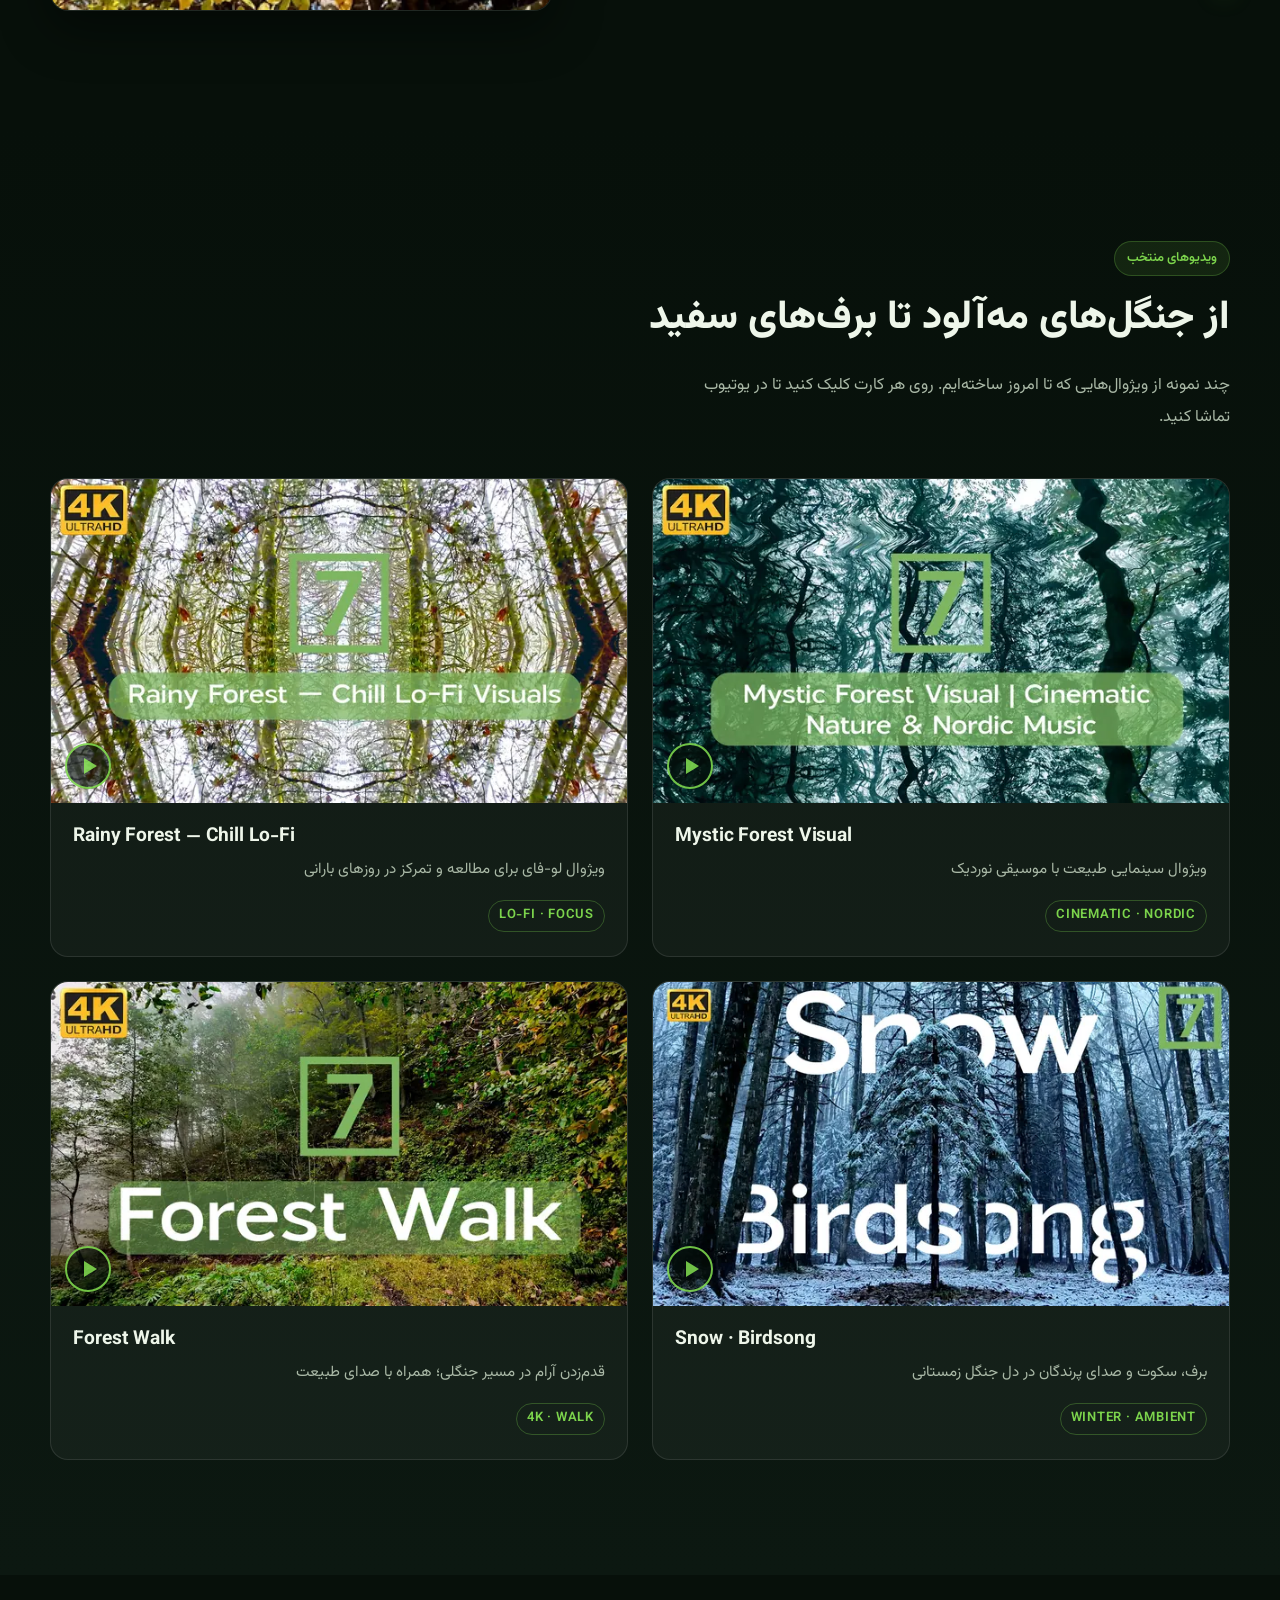
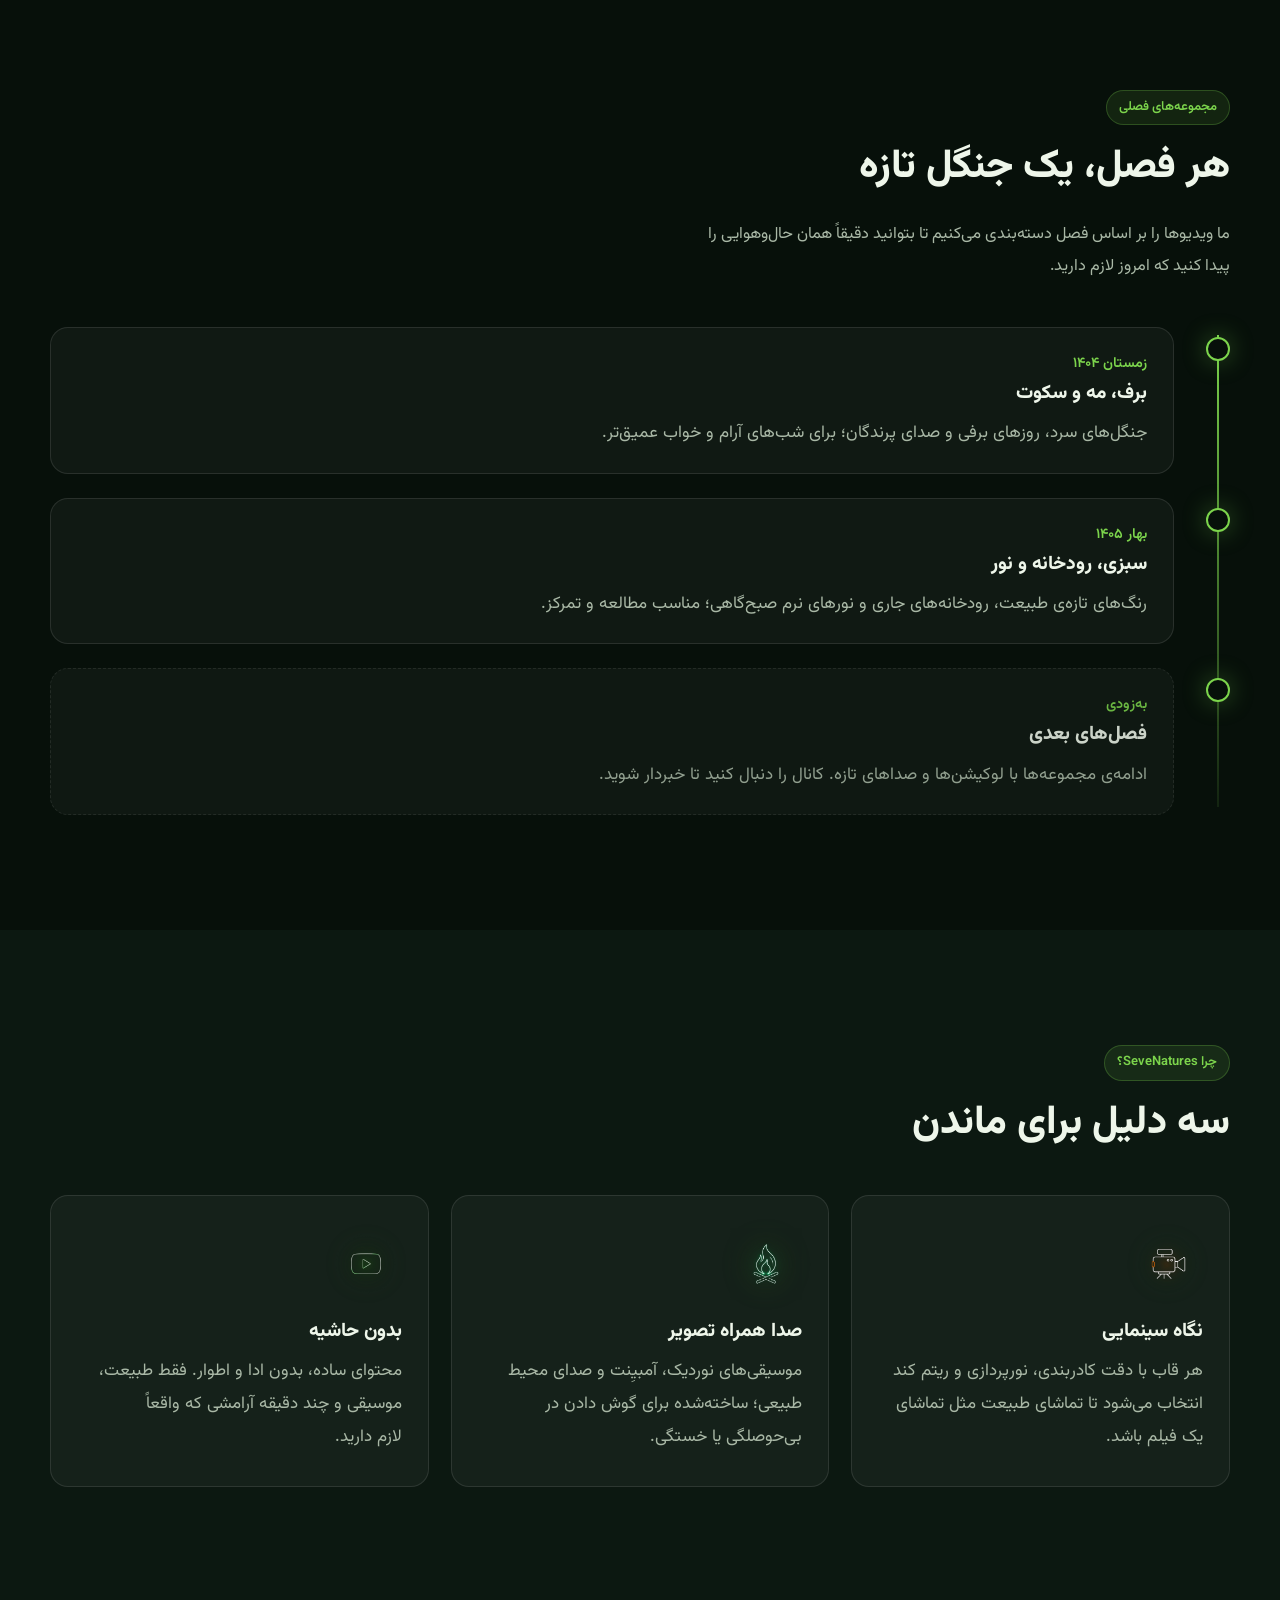
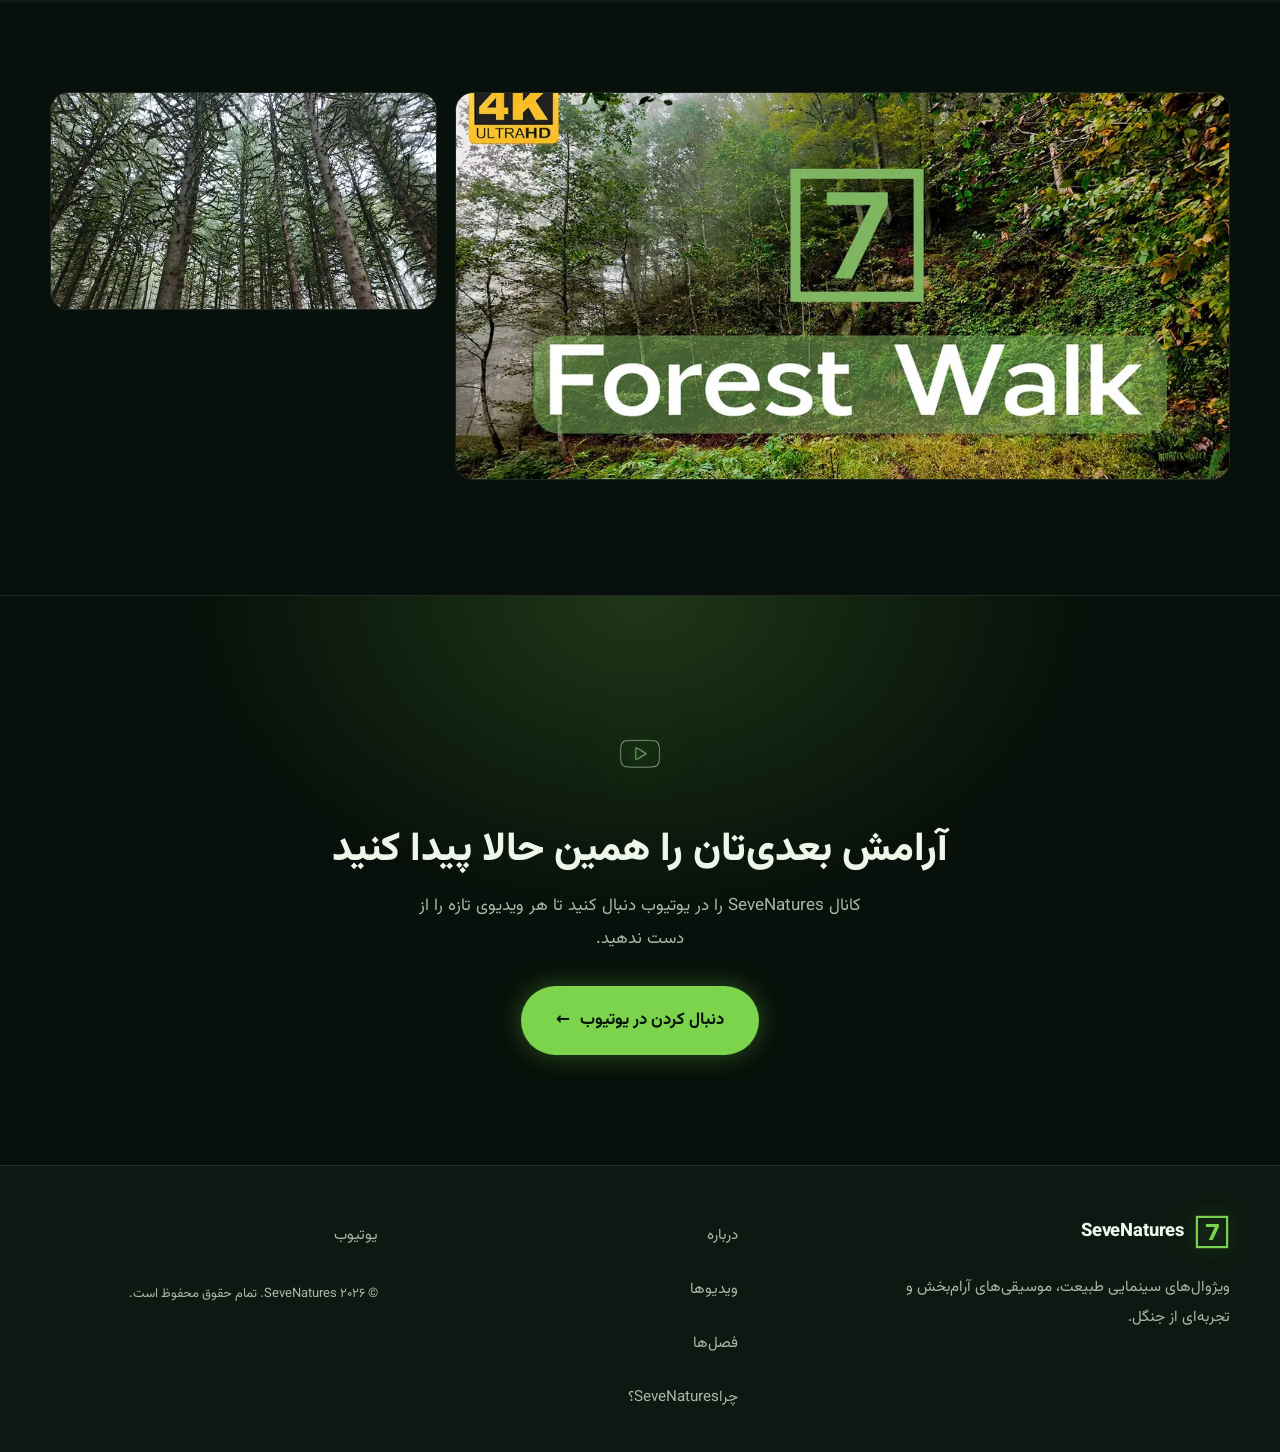
<file: sevenatures/index.html>
<!doctype html>
<html lang="fa" dir="rtl" class="no-js">
<head>
  <meta charset="utf-8">
  <meta name="viewport" content="width=device-width, initial-scale=1">
  <title>SeveNatures | ویژوال‌های سینمایی طبیعت و موسیقی آرام‌بخش</title>
  <meta name="description" content="SeveNatures؛ کانال ویژوال‌های سینمایی طبیعت، موسیقی‌های آرام‌بخش و تجربه‌ای از جنگل، باران و برف در کیفیت 4K.">
  <meta name="theme-color" content="#07100a">
  <meta name="color-scheme" content="dark">
  <link rel="canonical" href="https://mrrooobooot.github.io/7natures/sevenatures/">
  <link rel="icon" href="assets/favicon.svg" type="image/svg+xml">

  <!-- Open Graph -->
  <meta property="og:type" content="website">
  <meta property="og:title" content="SeveNatures | ویژوال‌های سینمایی طبیعت">
  <meta property="og:description" content="ویژوال‌های سینمایی طبیعت، موسیقی‌های آرام‌بخش و تجربه‌ای از جنگل در کیفیت 4K.">
  <meta property="og:url" content="https://mrrooobooot.github.io/7natures/sevenatures/">
  <meta property="og:image" content="https://mrrooobooot.github.io/7natures/sevenatures/assets/img/og-cover.jpg">
  <meta property="og:locale" content="fa_IR">

  <link rel="preload" as="image" href="assets/img/hero-aerial-forest-1600.webp" imagesrcset="assets/img/hero-aerial-forest-640.webp 640w, assets/img/hero-aerial-forest-1024.webp 1024w, assets/img/hero-aerial-forest-1600.webp 1600w" imagesizes="100vw" fetchpriority="high">
  <link rel="preload" href="assets/fonts/Vazirmatn-variable.woff2" as="font" type="font/woff2" crossorigin>
  <link rel="stylesheet" href="assets/css/style.css?v=13">

  <script type="application/ld+json">
  {
    "@context": "https://schema.org",
    "@type": "WebSite",
    "name": "SeveNatures",
    "inLanguage": "fa",
    "description": "ویژوال‌های سینمایی طبیعت، موسیقی‌های آرام‌بخش و تجربه‌ای از جنگل در کیفیت 4K."
  }
  </script>
</head>
<body>
  <a class="skip-link" href="#main">رفتن به محتوا</a>

  <!-- ============ Header ============ -->
  <header class="site-header" id="top">
    <div class="container nav-wrap">
      <a class="brand" href="#top" aria-label="SeveNatures، بازگشت به ابتدای صفحه">
        <img src="assets/logo.svg" alt="" width="40" height="40">
        <span class="brand-name" dir="ltr">SeveNatures</span>
      </a>

      <button class="nav-toggle" type="button" aria-expanded="false" aria-controls="site-nav" aria-label="باز کردن منو">
        <span></span><span></span><span></span>
      </button>

      <nav class="site-nav" id="site-nav" aria-label="منوی اصلی">
        <a href="#about">درباره</a>
        <a href="#works">ویدیوها</a>
        <a href="#seasons">فصل‌ها</a>
        <a href="#why">چرا <span dir="ltr">SeveNatures</span>؟</a>
        <a class="btn btn-small" href="https://www.youtube.com/@SeveNatures" data-youtube-link target="_blank" rel="noopener">یوتیوب<span class="sr-only">، در برگه‌ی جدید باز می‌شود</span></a>
      </nav>
    </div>
  </header>

  <main id="main">
    <!-- ============ Hero ============ -->
    <section class="hero" aria-labelledby="hero-title">
      <div class="hero-media">
        <img src="assets/img/hero-aerial-forest-1600.webp" srcset="assets/img/hero-aerial-forest-640.webp 640w, assets/img/hero-aerial-forest-1024.webp 1024w, assets/img/hero-aerial-forest-1600.webp 1600w" sizes="100vw" alt="نمای هوایی از جنگل پاییزی با درختانی زرد، نارنجی و سبز" width="1920" height="1080" fetchpriority="high">
        <!-- Muted background reel: two elements crossfade between single-shot clips (see main.js). Poster image is the fallback. -->
        <video class="hero-video" data-hero-video muted playsinline preload="none" aria-hidden="true"></video>
        <video class="hero-video" data-hero-video muted playsinline preload="none" aria-hidden="true"></video>
      </div>
      <div class="hero-overlay" aria-hidden="true"></div>

      <div class="container hero-content">
        <p class="eyebrow">ویژوال سینمایی طبیعت · 4K</p>
        <h1 id="hero-title" class="hero-title">
          طبیعت را<br><span class="accent">بشنوید</span> و <span class="accent">ببینید</span>
        </h1>
        <p class="hero-lead">
          <span dir="ltr">SeveNatures</span> کانالی است برای کسانی که دنبال آرامش‌اند. جنگل، باران، برف و صدای طبیعت،
          همراه با موسیقی‌های نرم و نورپردازی سینمایی، برای مطالعه، تمرکز، خواب یا فقط مکث کردن.
        </p>
        <div class="hero-actions">
          <a class="btn btn-primary" href="https://www.youtube.com/@SeveNatures" data-youtube-link target="_blank" rel="noopener">
            <span>تماشا در یوتیوب<span class="sr-only">، در برگه‌ی جدید باز می‌شود</span></span>
            <span class="btn-arrow" aria-hidden="true">←</span>
          </a>
          <a class="btn btn-ghost" href="#about">درباره‌ی کانال</a>
        </div>
        <button class="hero-pause" type="button" aria-pressed="false">
          <span class="hero-pause-icon" aria-hidden="true"></span>
          <span>توقف پس‌زمینه</span>
        </button>
      </div>

      <a class="scroll-cue" href="#about" aria-label="پایین رفتن به بخش درباره">
        <span></span>
      </a>
    </section>

    <!-- ============ Stats strip ============ -->
    <section class="strip" aria-label="ویژگی‌های کلیدی">
      <div class="container strip-grid">
        <div class="strip-item reveal">
          <strong>4K</strong>
          <span>کیفیت تصویر</span>
        </div>
        <div class="strip-item reveal">
          <strong>۳</strong>
          <span>نوع محتوا: تصویر، صدا، موسیقی</span>
        </div>
        <div class="strip-item reveal">
          <strong>فصلی</strong>
          <span>مجموعه‌ها بر اساس فصل</span>
        </div>
        <div class="strip-item reveal">
          <strong>رایگان</strong>
          <span>تماشا و گوش دادن در یوتیوب</span>
        </div>
      </div>
    </section>

    <!-- ============ About ============ -->
    <section class="section about" id="about" aria-labelledby="about-title">
      <div class="container split">
        <div class="about-copy reveal">
          <p class="eyebrow">درباره‌ی <span dir="ltr">SeveNatures</span></p>
          <h2 id="about-title" class="section-title">طبیعت، بدون شلوغی</h2>
          <p>
            ما ویدیوهای طبیعت را مثل یک فیلم سینمایی می‌سازیم: قاب‌های آرام، نورهای نرم، حرکت‌های بی‌عجله
            و صدایی که ذهن را به جنگل می‌برد. هر ویدیو با موسیقی یا صدای محیطی مخصوص خودش همراه است،
            چه موسیقی شمالی و آمبیِنت باشد، چه صدای باران یا آوای پرندگان.
          </p>
          <p>
            هدف ما ساده است: چند دقیقه آرامش واقعی، با تصویری تمیز و صدایی که واقعاً به آن گوش می‌دهید.
          </p>
          <ul class="checklist">
            <li>ویژوال‌های سینمایی و کم‌حرکت برای تمرکز و مطالعه</li>
            <li>موسیقی‌های ملایم، آمبیِنت و نوردیک</li>
            <li>صدای محیط طبیعی برای خواب و مدیتیشن</li>
          </ul>
        </div>

        <figure class="about-media reveal">
          <img src="assets/img/drone-shot-1024.webp" srcset="assets/img/drone-shot-640.webp 640w, assets/img/drone-shot-1024.webp 1024w" sizes="(max-width: 960px) 100vw, 45vw" alt="نمای بالا رو به تاجی از درختان پاییزی با برگ‌های زرد و آسمان آبی" loading="lazy" width="1600" height="1600">
          <figcaption class="about-badge">
            <img src="assets/img/icon-campfire.png" alt="" width="64" height="64" loading="lazy">
            <span>آتش، جنگل، آرامش</span>
          </figcaption>
        </figure>
      </div>
    </section>

    <!-- ============ Works ============ -->
    <section class="section works" id="works" aria-labelledby="works-title">
      <div class="container">
        <header class="section-head reveal">
          <p class="eyebrow">ویدیوهای منتخب</p>
          <h2 id="works-title" class="section-title">از جنگل‌های مه‌آلود تا برف‌های سفید</h2>
          <p class="section-lead">چند نمونه از ویژوال‌هایی که تا امروز ساخته‌ایم. روی هر کارت کلیک کنید تا در یوتیوب تماشا کنید.</p>
        </header>

        <div class="works-grid">
          <a class="work-card reveal" href="https://www.youtube.com/@SeveNatures" data-youtube-link target="_blank" rel="noopener">
            <div class="work-thumb">
              <img src="assets/img/mystic-forest-1024.webp" srcset="assets/img/mystic-forest-640.webp 640w, assets/img/mystic-forest-1024.webp 1024w" sizes="(max-width: 760px) 100vw, 50vw" alt="جنگل عرفانی با بازتاب درختان روی آب" loading="lazy" width="1600" height="900">
              <span class="work-play" aria-hidden="true"></span>
            </div>
            <div class="work-body">
              <h3 lang="en" dir="ltr">Mystic Forest Visual</h3>
              <p>ویژوال سینمایی طبیعت با موسیقی نوردیک</p>
              <span class="work-tag" lang="en" dir="ltr">Cinematic · Nordic</span><span class="sr-only">، در برگه‌ی جدید باز می‌شود</span>
            </div>
          </a>

          <a class="work-card reveal" href="https://www.youtube.com/@SeveNatures" data-youtube-link target="_blank" rel="noopener">
            <div class="work-thumb">
              <img src="assets/img/rainy-forest-1024.webp" srcset="assets/img/rainy-forest-640.webp 640w, assets/img/rainy-forest-1024.webp 1024w" sizes="(max-width: 760px) 100vw, 50vw" alt="تصویر متقارن و رنگی از شاخه‌های جنگل در روز بارانی" loading="lazy" width="1600" height="900">
              <span class="work-play" aria-hidden="true"></span>
            </div>
            <div class="work-body">
              <h3 lang="en" dir="ltr">Rainy Forest — Chill Lo-Fi</h3>
              <p>ویژوال لو-فای برای مطالعه و تمرکز در روزهای بارانی</p>
              <span class="work-tag" lang="en" dir="ltr">Lo-Fi · Focus</span><span class="sr-only">، در برگه‌ی جدید باز می‌شود</span>
            </div>
          </a>

          <a class="work-card reveal" href="https://www.youtube.com/@SeveNatures" data-youtube-link target="_blank" rel="noopener">
            <div class="work-thumb">
              <img src="assets/img/snow-falls-1024.webp" srcset="assets/img/snow-falls-640.webp 640w, assets/img/snow-falls-1024.webp 1024w" sizes="(max-width: 760px) 100vw, 50vw" alt="جنگل کاج‌دار پوشیده از برف با تیترهای سفید روی تصویر" loading="lazy" width="1600" height="900">
              <span class="work-play" aria-hidden="true"></span>
            </div>
            <div class="work-body">
              <h3 lang="en" dir="ltr">Snow · Birdsong</h3>
              <p>برف، سکوت و صدای پرندگان در دل جنگل زمستانی</p>
              <span class="work-tag" lang="en" dir="ltr">Winter · Ambient</span><span class="sr-only">، در برگه‌ی جدید باز می‌شود</span>
            </div>
          </a>

          <a class="work-card reveal" href="https://www.youtube.com/@SeveNatures" data-youtube-link target="_blank" rel="noopener">
            <div class="work-thumb">
              <img src="assets/img/forest-walk-1024.webp" srcset="assets/img/forest-walk-640.webp 640w, assets/img/forest-walk-1024.webp 1024w" sizes="(max-width: 760px) 100vw, 50vw" alt="قدم‌زدن در مسیر جنگلی مه‌آلود" loading="lazy" width="1920" height="1080">
              <span class="work-play" aria-hidden="true"></span>
            </div>
            <div class="work-body">
              <h3 lang="en" dir="ltr">Forest Walk</h3>
              <p>قدم‌زدن آرام در مسیر جنگلی؛ همراه با صدای طبیعت</p>
              <span class="work-tag" lang="en" dir="ltr">4K · Walk</span><span class="sr-only">، در برگه‌ی جدید باز می‌شود</span>
            </div>
          </a>
        </div>
      </div>
    </section>

    <!-- ============ Seasons ============ -->
    <section class="section seasons" id="seasons" aria-labelledby="seasons-title">
      <div class="container">
        <header class="section-head reveal">
          <p class="eyebrow">مجموعه‌های فصلی</p>
          <h2 id="seasons-title" class="section-title">هر فصل، یک جنگل تازه</h2>
          <p class="section-lead">ما ویدیوها را بر اساس فصل دسته‌بندی می‌کنیم تا بتوانید دقیقاً همان حال‌وهوایی را پیدا کنید که امروز لازم دارید.</p>
        </header>

        <ol class="timeline">
          <li class="timeline-item reveal">
            <span class="timeline-dot" aria-hidden="true"></span>
            <div class="timeline-card">
              <p class="timeline-season">زمستان ۱۴۰۴</p>
              <h3>برف، مه و سکوت</h3>
              <p>جنگل‌های سرد، روزهای برفی و صدای پرندگان؛ برای شب‌های آرام و خواب عمیق‌تر.</p>
            </div>
          </li>
          <li class="timeline-item reveal">
            <span class="timeline-dot" aria-hidden="true"></span>
            <div class="timeline-card">
              <p class="timeline-season">بهار ۱۴۰۵</p>
              <h3>سبزی، رودخانه و نور</h3>
              <p>رنگ‌های تازه‌ی طبیعت، رودخانه‌های جاری و نورهای نرم صبح‌گاهی؛ مناسب مطالعه و تمرکز.</p>
            </div>
          </li>
          <li class="timeline-item reveal">
            <span class="timeline-dot" aria-hidden="true"></span>
            <div class="timeline-card timeline-card--soon">
              <p class="timeline-season">به‌زودی</p>
              <h3>فصل‌های بعدی</h3>
              <p>ادامه‌ی مجموعه‌ها با لوکیشن‌ها و صداهای تازه. کانال را دنبال کنید تا خبردار شوید.</p>
            </div>
          </li>
        </ol>
      </div>
    </section>

    <!-- ============ Why ============ -->
    <section class="section why" id="why" aria-labelledby="why-title">
      <div class="container">
        <header class="section-head reveal">
          <p class="eyebrow">چرا <span dir="ltr">SeveNatures</span>؟</p>
          <h2 id="why-title" class="section-title">سه دلیل برای ماندن</h2>
        </header>

        <div class="features">
          <article class="feature reveal">
            <img src="assets/img/icon-camera.png" alt="" width="72" height="72" loading="lazy">
            <h3>نگاه سینمایی</h3>
            <p>هر قاب با دقت کادربندی، نورپردازی و ریتم کند انتخاب می‌شود تا تماشای طبیعت مثل تماشای یک فیلم باشد.</p>
          </article>
          <article class="feature reveal">
            <img src="assets/img/icon-campfire.png" alt="" width="72" height="72" loading="lazy">
            <h3>صدا همراه تصویر</h3>
            <p>موسیقی‌های نوردیک، آمبیِنت و صدای محیط طبیعی؛ ساخته‌شده برای گوش دادن در بی‌حوصلگی یا خستگی.</p>
          </article>
          <article class="feature reveal">
            <img src="assets/img/icon-youtube.png" alt="" width="72" height="72" loading="lazy">
            <h3>بدون حاشیه</h3>
            <p>محتوای ساده، بدون ادا و اطوار. فقط طبیعت، موسیقی و چند دقیقه آرامشی که واقعاً لازم دارید.</p>
          </article>
        </div>
      </div>
    </section>

    <!-- ============ Gallery ============ -->
    <section class="section gallery" aria-label="گالری تصاویر">
      <div class="container gallery-grid">
        <figure class="gallery-item gallery-item--wide reveal">
          <img src="assets/img/cover-1024.webp" srcset="assets/img/cover-640.webp 640w, assets/img/cover-1024.webp 1024w" sizes="(max-width: 760px) 100vw, 66vw" alt="کاور ویدیوی Forest Walk با لوگو و برچسب 4K" loading="lazy" width="1200" height="675">
        </figure>
        <figure class="gallery-item reveal">
          <img src="assets/img/pine-forest-1024.webp" srcset="assets/img/pine-forest-640.webp 640w, assets/img/pine-forest-1024.webp 1024w" sizes="(max-width: 760px) 100vw, 33vw" alt="تنه‌های بلند کاج‌ها که از زیر به سمت آسمان مه‌آلود کشیده شده‌اند" loading="lazy" width="1200" height="675">
        </figure>
      </div>
    </section>

    <!-- ============ CTA ============ -->
    <section class="cta" aria-labelledby="cta-title">
      <div class="container cta-inner reveal">
        <img class="cta-icon" src="assets/img/icon-youtube.png" alt="" width="96" height="96" loading="lazy">
        <h2 id="cta-title" class="section-title">آرامش بعدی‌تان را همین حالا پیدا کنید</h2>
        <p>کانال <span dir="ltr">SeveNatures</span> را در یوتیوب دنبال کنید تا هر ویدیوی تازه را از دست ندهید.</p>
        <a class="btn btn-primary btn-large" href="https://www.youtube.com/@SeveNatures" data-youtube-link target="_blank" rel="noopener">
          <span>دنبال کردن در یوتیوب<span class="sr-only">، در برگه‌ی جدید باز می‌شود</span></span>
          <span class="btn-arrow" aria-hidden="true">←</span>
        </a>
      </div>
    </section>
  </main>

  <!-- ============ Footer ============ -->
  <footer class="site-footer">
    <div class="container footer-grid">
      <div class="footer-brand">
        <a class="brand" href="#top">
          <img src="assets/logo.svg" alt="" width="36" height="36">
          <span class="brand-name" dir="ltr">SeveNatures</span>
        </a>
        <p>ویژوال‌های سینمایی طبیعت، موسیقی‌های آرام‌بخش و تجربه‌ای از جنگل.</p>
      </div>
      <nav class="footer-nav" aria-label="لینک‌های فوتر">
        <a href="#about">درباره</a>
        <a href="#works">ویدیوها</a>
        <a href="#seasons">فصل‌ها</a>
        <a href="#why">چرا <span dir="ltr">SeveNatures</span>؟</a>
      </nav>
      <div class="footer-meta">
        <a href="https://www.youtube.com/@SeveNatures" data-youtube-link target="_blank" rel="noopener">یوتیوب<span class="sr-only">، در برگه‌ی جدید باز می‌شود</span></a>
        <p class="copyright">© <span data-year></span> <span dir="ltr">SeveNatures</span>. تمام حقوق محفوظ است.</p>
      </div>
    </div>
  </footer>

  <a class="to-top" href="#top" aria-label="بازگشت به بالای صفحه">
    <span aria-hidden="true">↑</span>
  </a>

  <script src="assets/js/main.js?v=12" defer></script>
</body>
</html>
</file>
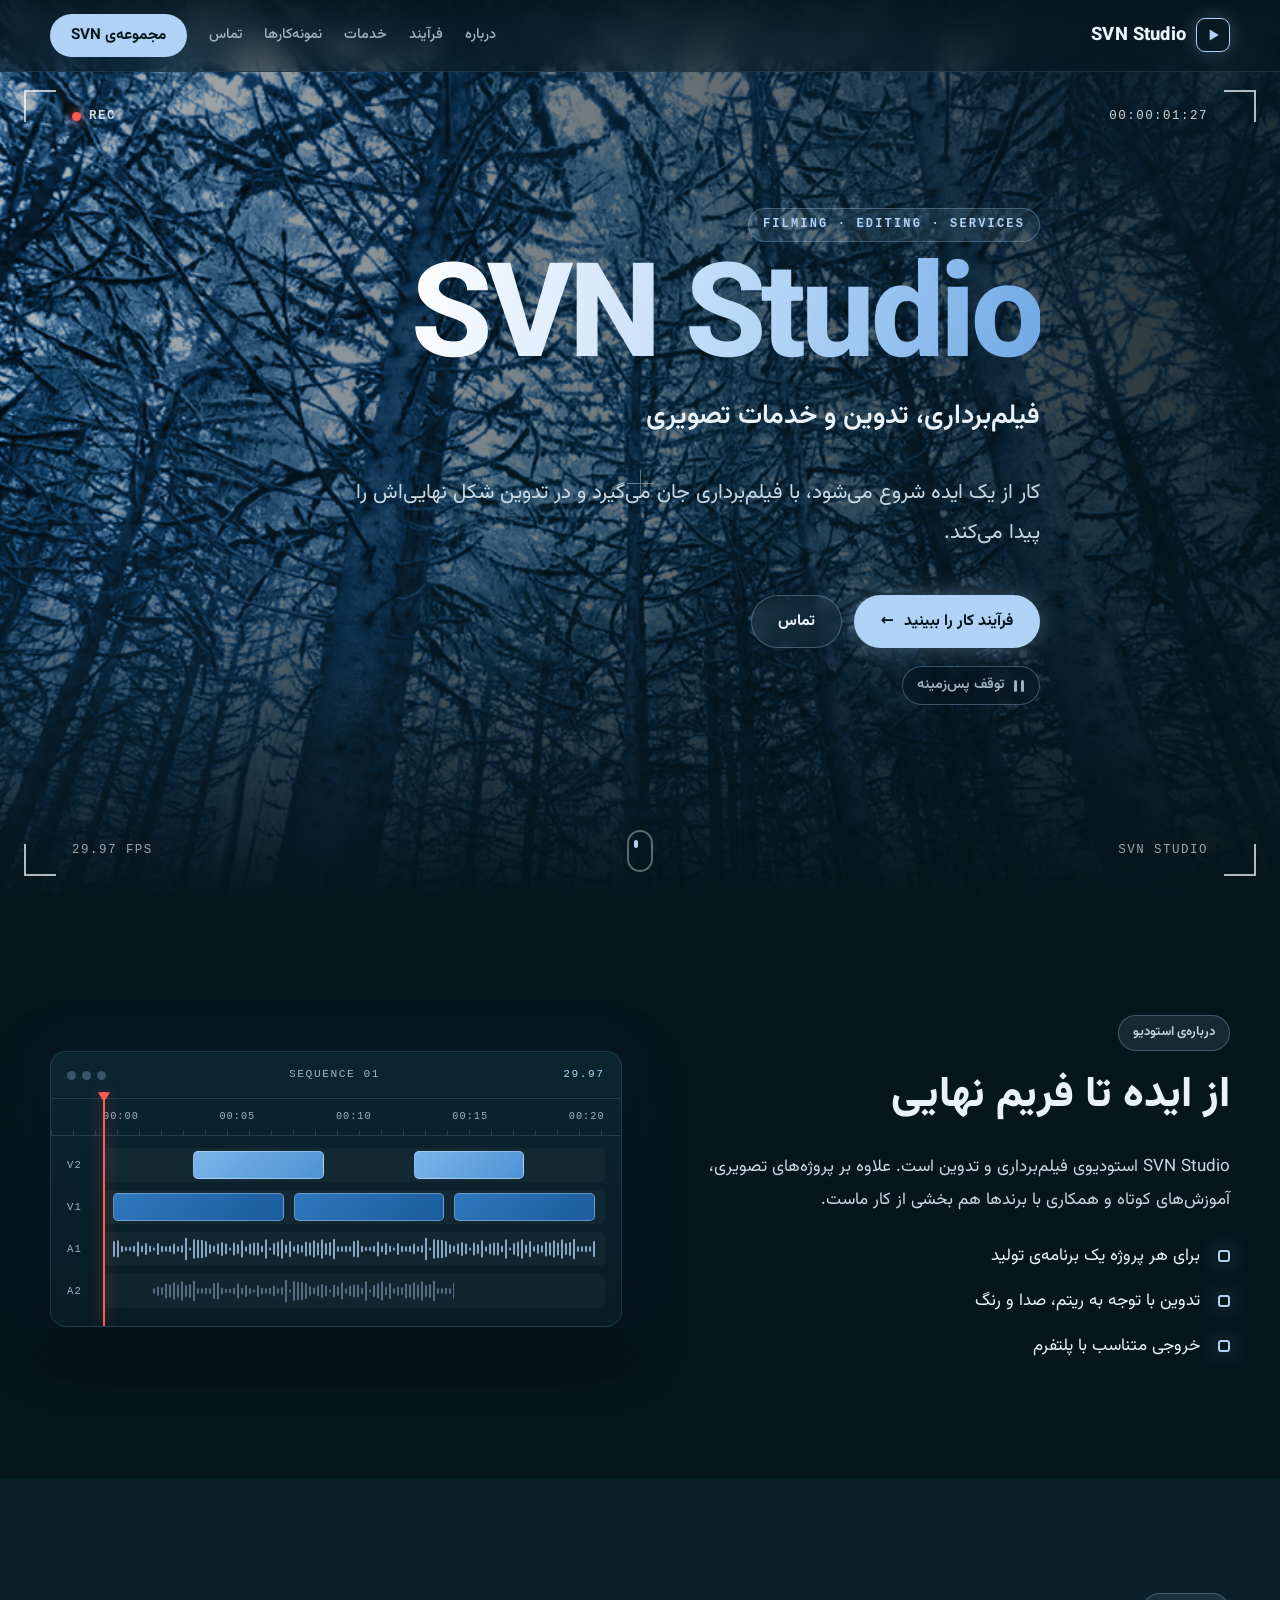
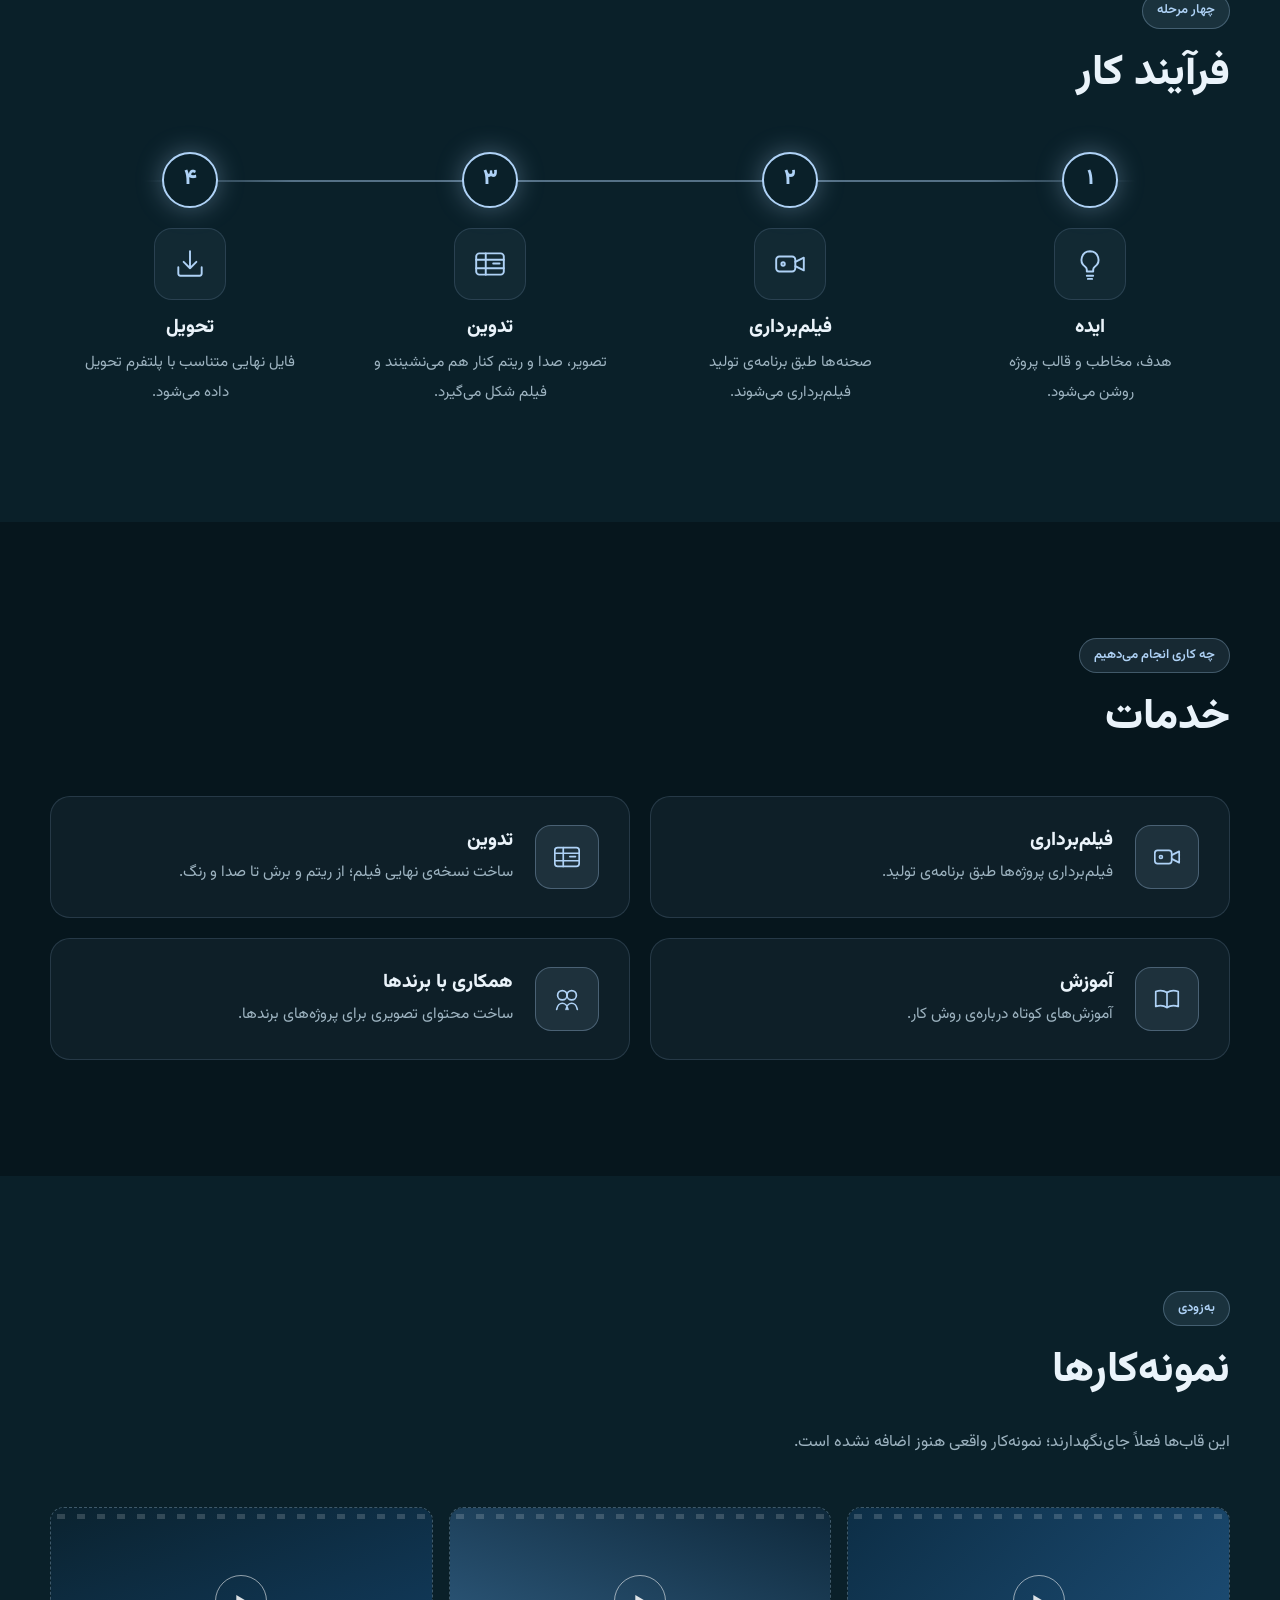
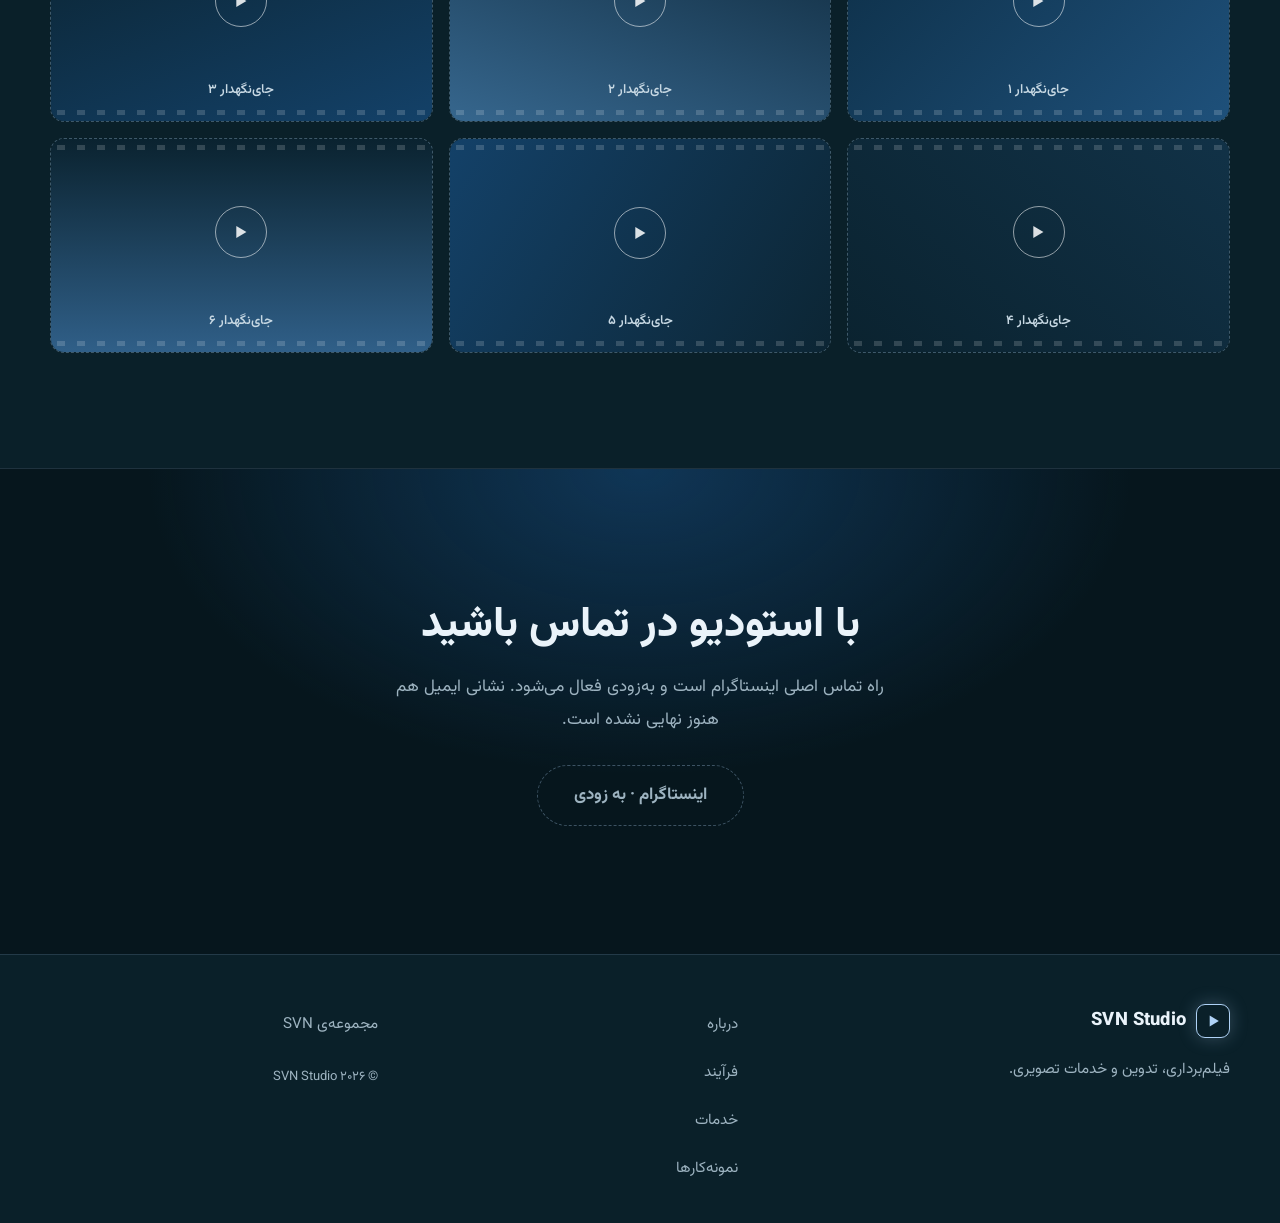
<file: svn-studio/index.html>
<!doctype html>
<html lang="fa" dir="rtl" class="no-js">
<head>
  <meta charset="utf-8">
  <meta name="viewport" content="width=device-width, initial-scale=1">
  <title>SVN Studio | فیلم‌برداری، تدوین و خدمات</title>
  <meta name="description" content="SVN Studio: فیلم‌برداری، تدوین و خدمات تصویری؛ از ایده تا فایل نهایی، همراه با آموزش و همکاری با برندها.">
  <meta name="theme-color" content="#06161D">
  <meta name="color-scheme" content="dark">
  <link rel="canonical" href="https://mrrooobooot.github.io/7natures/svn-studio/">
  <link rel="icon" href="../sevenatures/assets/favicon.svg" type="image/svg+xml">

  <meta property="og:type" content="website">
  <meta property="og:title" content="SVN Studio | فیلم‌برداری، تدوین و خدمات">
  <meta property="og:description" content="فیلم‌برداری و تدوین؛ از ایده تا فایل نهایی.">
  <meta property="og:url" content="https://mrrooobooot.github.io/7natures/svn-studio/">
  <meta property="og:image" content="https://mrrooobooot.github.io/7natures/sevenatures/assets/img/og-cover.jpg">
  <meta property="og:locale" content="fa_IR">

  <link rel="preload" as="image" href="../sevenatures/assets/img/pine-forest-1024.webp" imagesrcset="../sevenatures/assets/img/pine-forest-640.webp 640w, ../sevenatures/assets/img/pine-forest-1024.webp 1024w" imagesizes="100vw" fetchpriority="high">
  <link rel="preload" href="../assets/fonts/Vazirmatn-variable.woff2" as="font" type="font/woff2" crossorigin>
  <link rel="stylesheet" href="../assets/svn/base.css?v=2">
  <link rel="stylesheet" href="assets/studio.css?v=2">
</head>
<body>
  <!-- Icon sprite (decorative; each use sits inside an aria-hidden wrapper) -->
  <svg width="0" height="0" style="position:absolute" aria-hidden="true" focusable="false">
    <defs>
      <symbol id="i-idea" viewBox="0 0 32 32" fill="none" stroke="currentColor" stroke-width="1.8" stroke-linecap="round" stroke-linejoin="round"><path d="M16 4a8 8 0 0 0-4.5 14.6c.9.7 1.5 1.7 1.5 2.9V23h6v-1.5c0-1.2.6-2.2 1.5-2.9A8 8 0 0 0 16 4Z"/><path d="M13 27h6M14 30h4"/></symbol>
      <symbol id="i-camera" viewBox="0 0 32 32" fill="none" stroke="currentColor" stroke-width="1.8" stroke-linecap="round" stroke-linejoin="round"><rect x="3" y="9" width="18" height="14" rx="3"/><path d="m21 14 8-4v12l-8-4"/><circle cx="9.5" cy="16" r="1.6"/></symbol>
      <symbol id="i-edit" viewBox="0 0 32 32" fill="none" stroke="currentColor" stroke-width="1.8" stroke-linecap="round" stroke-linejoin="round"><rect x="3" y="6" width="26" height="20" rx="3"/><path d="M3 12h26M3 20h26M12 6v20"/><path d="M19 15.5h6" /></symbol>
      <symbol id="i-deliver" viewBox="0 0 32 32" fill="none" stroke="currentColor" stroke-width="1.8" stroke-linecap="round" stroke-linejoin="round"><path d="M5 19v6a2 2 0 0 0 2 2h18a2 2 0 0 0 2-2v-6"/><path d="M16 4v16m-6-6 6 6 6-6"/></symbol>
      <symbol id="i-learn" viewBox="0 0 32 32" fill="none" stroke="currentColor" stroke-width="1.8" stroke-linecap="round" stroke-linejoin="round"><path d="M4 8c4-1.5 8-1.5 12 1 4-2.5 8-2.5 12-1v16c-4-1.5-8-1.5-12 1-4-2.5-8-2.5-12-1V8Z"/><path d="M16 9v16"/></symbol>
      <symbol id="i-collab" viewBox="0 0 32 32" fill="none" stroke="currentColor" stroke-width="1.8" stroke-linecap="round" stroke-linejoin="round"><circle cx="11" cy="12" r="5"/><circle cx="21" cy="12" r="5"/><path d="M5 27c.7-4 3.5-6.5 6-6.5s5.3 2.5 6 6.5M15 27c.7-4 3.5-6.5 6-6.5s5.3 2.5 6 6.5"/></symbol>
      <symbol id="i-play" viewBox="0 0 24 24" fill="currentColor"><path d="M8 5.5v13l11-6.5L8 5.5Z"/></symbol>
    </defs>
  </svg>

  <a class="skip-link" href="#main">رفتن به محتوای اصلی</a>

  <header class="site-header" id="top">
    <div class="container nav-wrap">
      <a class="brand" href="#top" aria-label="SVN Studio، بازگشت به ابتدای صفحه">
        <span class="brand-mark" aria-hidden="true"><svg width="20" height="20"><use href="#i-play"/></svg></span>
        <span class="brand-name" dir="ltr" lang="en">SVN Studio</span>
      </a>

      <button class="nav-toggle" type="button" aria-expanded="false" aria-controls="site-nav" aria-label="باز کردن منو">
        <span></span><span></span><span></span>
      </button>

      <nav class="site-nav" id="site-nav" aria-label="منوی اصلی">
        <a href="#about">درباره</a>
        <a href="#process">فرآیند</a>
        <a href="#services">خدمات</a>
        <a href="#portfolio">نمونه‌کارها</a>
        <a href="#contact">تماس</a>
        <a class="btn btn-small" href="../">مجموعه‌ی SVN</a>
      </nav>
    </div>
  </header>

  <main id="main">
    <!-- ============ Hero ============ -->
    <section class="hero" aria-labelledby="hero-title">
      <div class="hero-media"
           data-clips-wide="../sevenatures/assets/img/hero-3-pine-1920.mp4,../sevenatures/assets/img/hero-2-river-1920.mp4"
           data-clips-narrow="../sevenatures/assets/img/hero-3-pine-960.mp4,../sevenatures/assets/img/hero-2-river-960.mp4">
        <img src="../sevenatures/assets/img/pine-forest-1024.webp" srcset="../sevenatures/assets/img/pine-forest-640.webp 640w, ../sevenatures/assets/img/pine-forest-1024.webp 1024w" sizes="100vw" alt="" width="1200" height="675" fetchpriority="high">
        <video class="hero-video" data-hero-video muted playsinline preload="none" aria-hidden="true"></video>
        <video class="hero-video" data-hero-video muted playsinline preload="none" aria-hidden="true"></video>
        <div class="hero-grade" aria-hidden="true"></div>
      </div>
      <div class="hero-overlay" aria-hidden="true"></div>

      <!-- Decorative viewfinder -->
      <div class="vf" dir="ltr" aria-hidden="true">
        <span class="vf-c vf-c--tl"></span><span class="vf-c vf-c--tr"></span>
        <span class="vf-c vf-c--bl"></span><span class="vf-c vf-c--br"></span>
        <span class="vf-rec"><i></i>REC</span>
        <span class="vf-tc" data-timecode>00:00:00:00</span>
        <span class="vf-meta vf-meta--bl">29.97 FPS</span>
        <span class="vf-meta vf-meta--br">SVN STUDIO</span>
        <span class="vf-cross"></span>
      </div>

      <div class="container hero-content">
        <p class="eyebrow" lang="en" dir="ltr">FILMING · EDITING · SERVICES</p>
        <h1 id="hero-title" class="hero-title">
          <span class="studio-name" lang="en" dir="ltr">SVN Studio</span>
          <span class="studio-sub">فیلم‌برداری، تدوین و خدمات تصویری</span>
        </h1>
        <p class="hero-lead">
          کار از یک ایده شروع می‌شود، با فیلم‌برداری جان می‌گیرد و در تدوین شکل نهایی‌اش را پیدا می‌کند.
        </p>
        <div class="hero-actions">
          <a class="btn btn-primary" href="#process">
            <span>فرآیند کار را ببینید</span>
            <span class="btn-arrow" aria-hidden="true">←</span>
          </a>
          <a class="btn btn-ghost" href="#contact">تماس</a>
        </div>
        <button class="hero-pause" type="button" aria-pressed="false">
          <span class="hero-pause-icon" aria-hidden="true"></span>
          <span>توقف پس‌زمینه</span>
        </button>
      </div>

      <a class="scroll-cue" href="#about" aria-label="پایین رفتن به بخش درباره"><span></span></a>
    </section>

    <!-- ============ About ============ -->
    <section class="section about" id="about" aria-labelledby="about-title">
      <div class="container split">
        <div class="about-copy reveal">
          <p class="eyebrow">درباره‌ی استودیو</p>
          <h2 id="about-title" class="section-title">از ایده تا فریم نهایی</h2>
          <p><span dir="ltr" lang="en">SVN Studio</span> استودیوی فیلم‌برداری و تدوین است. علاوه بر پروژه‌های تصویری، آموزش‌های کوتاه و همکاری با برندها هم بخشی از کار ماست.</p>
          <ul class="checklist">
            <li>برای هر پروژه یک برنامه‌ی تولید</li>
            <li>تدوین با توجه به ریتم، صدا و رنگ</li>
            <li>خروجی متناسب با پلتفرم</li>
          </ul>
        </div>

        <figure class="editor reveal" dir="ltr" aria-hidden="true">
          <div class="ed-bar">
            <span class="ed-dots"><i></i><i></i><i></i></span>
            <span class="ed-title">SEQUENCE 01</span>
            <span class="ed-fps">29.97</span>
          </div>
          <div class="ed-ruler"><span>00:00</span><span>00:05</span><span>00:10</span><span>00:15</span><span>00:20</span></div>
          <div class="ed-tracks">
            <div class="ed-track"><span class="ed-label">V2</span><div class="ed-lane"><i class="clip clip--v2" style="--l:18%;--w:26%"></i><i class="clip clip--v2" style="--l:62%;--w:22%"></i></div></div>
            <div class="ed-track"><span class="ed-label">V1</span><div class="ed-lane"><i class="clip clip--v1" style="--l:2%;--w:34%"></i><i class="clip clip--v1" style="--l:38%;--w:30%"></i><i class="clip clip--v1" style="--l:70%;--w:28%"></i></div></div>
            <div class="ed-track"><span class="ed-label">A1</span><div class="ed-lane"><i class="clip clip--a" style="--l:2%;--w:96%"></i></div></div>
            <div class="ed-track"><span class="ed-label">A2</span><div class="ed-lane"><i class="clip clip--a clip--a2" style="--l:10%;--w:60%"></i></div></div>
          </div>
          <span class="ed-playhead"></span>
        </figure>
      </div>
    </section>

    <!-- ============ Process ============ -->
    <section class="section process" id="process" aria-labelledby="process-title">
      <div class="container">
        <header class="section-head reveal">
          <p class="eyebrow">چهار مرحله</p>
          <h2 id="process-title" class="section-title">فرآیند کار</h2>
        </header>

        <ol class="flow">
          <li class="step reveal">
            <span class="step-n" aria-hidden="true">۱</span>
            <span class="step-ic" aria-hidden="true"><svg width="34" height="34"><use href="#i-idea"/></svg></span>
            <h3 class="step-t">ایده</h3>
            <p class="step-d">هدف، مخاطب و قالب پروژه روشن می‌شود.</p>
          </li>
          <li class="step reveal">
            <span class="step-n" aria-hidden="true">۲</span>
            <span class="step-ic" aria-hidden="true"><svg width="34" height="34"><use href="#i-camera"/></svg></span>
            <h3 class="step-t">فیلم‌برداری</h3>
            <p class="step-d">صحنه‌ها طبق برنامه‌ی تولید فیلم‌برداری می‌شوند.</p>
          </li>
          <li class="step reveal">
            <span class="step-n" aria-hidden="true">۳</span>
            <span class="step-ic" aria-hidden="true"><svg width="34" height="34"><use href="#i-edit"/></svg></span>
            <h3 class="step-t">تدوین</h3>
            <p class="step-d">تصویر، صدا و ریتم کنار هم می‌نشینند و فیلم شکل می‌گیرد.</p>
          </li>
          <li class="step reveal">
            <span class="step-n" aria-hidden="true">۴</span>
            <span class="step-ic" aria-hidden="true"><svg width="34" height="34"><use href="#i-deliver"/></svg></span>
            <h3 class="step-t">تحویل</h3>
            <p class="step-d">فایل نهایی متناسب با پلتفرم تحویل داده می‌شود.</p>
          </li>
        </ol>
      </div>
    </section>

    <!-- ============ Services ============ -->
    <section class="section services" id="services" aria-labelledby="services-title">
      <div class="container">
        <header class="section-head reveal">
          <p class="eyebrow">چه کاری انجام می‌دهیم</p>
          <h2 id="services-title" class="section-title">خدمات</h2>
        </header>

        <ul class="svc-grid">
          <li class="svc reveal">
            <span class="svc-ic" aria-hidden="true"><svg width="30" height="30"><use href="#i-camera"/></svg></span>
            <h3 class="svc-t">فیلم‌برداری</h3>
            <p class="svc-d">فیلم‌برداری پروژه‌ها طبق برنامه‌ی تولید.</p>
          </li>
          <li class="svc reveal">
            <span class="svc-ic" aria-hidden="true"><svg width="30" height="30"><use href="#i-edit"/></svg></span>
            <h3 class="svc-t">تدوین</h3>
            <p class="svc-d">ساخت نسخه‌ی نهایی فیلم؛ از ریتم و برش تا صدا و رنگ.</p>
          </li>
          <li class="svc reveal">
            <span class="svc-ic" aria-hidden="true"><svg width="30" height="30"><use href="#i-learn"/></svg></span>
            <h3 class="svc-t">آموزش</h3>
            <p class="svc-d">آموزش‌های کوتاه درباره‌ی روش کار.</p>
          </li>
          <li class="svc reveal">
            <span class="svc-ic" aria-hidden="true"><svg width="30" height="30"><use href="#i-collab"/></svg></span>
            <h3 class="svc-t">همکاری با برندها</h3>
            <p class="svc-d">ساخت محتوای تصویری برای پروژه‌های برندها.</p>
          </li>
        </ul>
      </div>
    </section>

    <!-- ============ Portfolio ============ -->
    <section class="section portfolio" id="portfolio" aria-labelledby="portfolio-title">
      <div class="container">
        <header class="section-head reveal">
          <p class="eyebrow">به‌زودی</p>
          <h2 id="portfolio-title" class="section-title">نمونه‌کارها</h2>
          <p class="section-lead" id="portfolio-note">این قاب‌ها فعلاً جای‌نگهدارند؛ نمونه‌کار واقعی هنوز اضافه نشده است.</p>
        </header>

        <ul class="tiles" aria-describedby="portfolio-note">
          <li class="tile tile--1 reveal"><span class="tile-play" aria-hidden="true"><svg width="22" height="22"><use href="#i-play"/></svg></span><span class="tile-label">جای‌نگهدار ۱</span></li>
          <li class="tile tile--2 reveal"><span class="tile-play" aria-hidden="true"><svg width="22" height="22"><use href="#i-play"/></svg></span><span class="tile-label">جای‌نگهدار ۲</span></li>
          <li class="tile tile--3 reveal"><span class="tile-play" aria-hidden="true"><svg width="22" height="22"><use href="#i-play"/></svg></span><span class="tile-label">جای‌نگهدار ۳</span></li>
          <li class="tile tile--4 reveal"><span class="tile-play" aria-hidden="true"><svg width="22" height="22"><use href="#i-play"/></svg></span><span class="tile-label">جای‌نگهدار ۴</span></li>
          <li class="tile tile--5 reveal"><span class="tile-play" aria-hidden="true"><svg width="22" height="22"><use href="#i-play"/></svg></span><span class="tile-label">جای‌نگهدار ۵</span></li>
          <li class="tile tile--6 reveal"><span class="tile-play" aria-hidden="true"><svg width="22" height="22"><use href="#i-play"/></svg></span><span class="tile-label">جای‌نگهدار ۶</span></li>
        </ul>
      </div>
    </section>

    <!-- ============ Contact ============ -->
    <section class="cta" id="contact" aria-labelledby="contact-title">
      <div class="container cta-inner reveal">
        <h2 id="contact-title" class="section-title">با استودیو در تماس باشید</h2>
        <p>راه تماس اصلی اینستاگرام است و به‌زودی فعال می‌شود. نشانی ایمیل هم هنوز نهایی نشده است.</p>
        <span class="btn btn-large btn--soon">اینستاگرام · به زودی</span>
      </div>
    </section>
  </main>

  <footer class="site-footer">
    <div class="container footer-grid">
      <div class="footer-brand">
        <a class="brand" href="#top">
          <span class="brand-mark" aria-hidden="true"><svg width="20" height="20"><use href="#i-play"/></svg></span>
          <span class="brand-name" dir="ltr" lang="en">SVN Studio</span>
        </a>
        <p>فیلم‌برداری، تدوین و خدمات تصویری.</p>
      </div>
      <nav class="footer-nav" aria-label="لینک‌های فوتر">
        <a href="#about">درباره</a>
        <a href="#process">فرآیند</a>
        <a href="#services">خدمات</a>
        <a href="#portfolio">نمونه‌کارها</a>
      </nav>
      <div class="footer-meta">
        <a href="../">مجموعه‌ی SVN</a>
        <p class="copyright">© <span data-year></span> <span dir="ltr" lang="en">SVN Studio</span></p>
      </div>
    </div>
  </footer>

  <a class="to-top" href="#top" aria-label="بازگشت به بالای صفحه"><span aria-hidden="true">↑</span></a>

  <script src="../assets/svn/site.js?v=1" defer></script>
</body>
</html>
</file>
<file: assets/svn/base.css>
/* ==========================================================================
   SVN shared base — reset, header, buttons, hero skeleton, reveal, footer.
   Each page (hub.css / studio.css / mojy.css) overrides the tokens below.
   Colours are working values, not official brand specs.
   ========================================================================== */

@font-face {
  font-family: "Vazirmatn";
  src: url("../fonts/Vazirmatn-variable.woff2") format("woff2");
  font-weight: 100 900;
  font-style: normal;
  font-display: swap;
}

:root {
  --bg: #050d12;
  --bg-rgb: 5, 13, 18;
  --bg-2: #09161d;
  --surface: rgba(255, 255, 255, 0.045);
  --line: rgba(255, 255, 255, 0.11);
  --line-strong: rgba(255, 255, 255, 0.26);
  --white-rgb: 255, 255, 255;
  --text: #eef5f7;
  --text-dim: #a8b8bf;
  --text-body: #cddbe0;
  --accent: #9fd6ff;
  --accent-rgb: 159, 214, 255;
  --accent-ink: #04131c;

  --radius: 20px;
  --radius-sm: 12px;
  --radius-xs: 6px;
  --radius-pill: 999px;
  --shadow: 0 22px 60px rgba(0, 0, 0, 0.5);
  --shadow-sm: 0 10px 30px rgba(0, 0, 0, 0.35);
  --glow: 0 0 26px rgba(var(--accent-rgb), 0.35);
  --container: 1180px;
  --gutter: 16px;
  --header-h: 72px;

  --ease: cubic-bezier(0.2, 0.7, 0.2, 1);
  --dur-fast: 0.2s;
  --dur-base: 0.25s;
  --dur-md: 0.3s;
  --dur-slow: 0.4s;
  --dur-xl: 0.7s;
  --dur-reveal: 0.8s;
  --dur-hero: 1.4s;

  --font: "Vazirmatn", Tahoma, system-ui, sans-serif;
  --mono: ui-monospace, "SF Mono", Menlo, Consolas, monospace;
  --fw-regular: 400;
  --fw-medium: 500;
  --fw-semi: 600;
  --fw-bold: 700;
  --fw-black: 800;
  --fs-xs: 0.8125rem;
  --fs-sm: 0.9rem;
  --fs-base: 1.0625rem;
  --fs-md: 1.2rem;
  --fs-xl: clamp(1.75rem, 1.3rem + 1.7vw, 2.65rem);
  --fs-display: clamp(2.5rem, 1.4rem + 5vw, 5rem);
  --lh-tight: 1.3;
  --lh-heading: 1.45;
  --lh-body: 1.95;
}

*, *::before, *::after { box-sizing: border-box; }

html {
  scroll-behavior: smooth;
  scroll-padding-top: calc(var(--header-h) + 12px);
  -webkit-text-size-adjust: 100%;
}

body {
  margin: 0;
  background: var(--bg);
  color: var(--text);
  font-family: var(--font);
  font-size: var(--fs-base);
  font-weight: var(--fw-regular);
  line-height: var(--lh-body);
  font-kerning: normal;
  text-rendering: optimizeLegibility;
  -webkit-font-smoothing: antialiased;
}

img, svg { display: block; max-width: 100%; }
img { height: auto; }
a { color: inherit; text-decoration: none; }
h1, h2, h3 { line-height: var(--lh-heading); margin: 0 0 0.5em; font-weight: var(--fw-black); }
p { margin: 0 0 1em; text-wrap: pretty; }
ul, ol { margin: 0; padding: 0; list-style: none; }

:focus-visible {
  outline: 2px solid var(--accent);
  outline-offset: 3px;
  border-radius: var(--radius-xs);
}

.skip-link {
  position: absolute;
  inset-inline-start: 12px;
  top: -60px;
  background: var(--accent);
  color: var(--accent-ink);
  padding: 10px 16px;
  border-radius: var(--radius-sm);
  z-index: 100;
  transition: top var(--dur-fast) var(--ease);
}
.skip-link:focus { top: 12px; }

.sr-only {
  position: absolute;
  width: 1px;
  height: 1px;
  padding: 0;
  margin: -1px;
  overflow: hidden;
  clip: rect(0, 0, 0, 0);
  white-space: nowrap;
  border: 0;
}

.container {
  width: min(100% - var(--gutter) * 2, var(--container));
  margin-inline: auto;
}

/* ---------- Typography helpers ---------- */
.eyebrow {
  display: inline-block;
  font-size: var(--fs-xs);
  font-weight: var(--fw-semi);
  color: var(--accent);
  background: rgba(var(--accent-rgb), 0.1);
  border: 1px solid rgba(var(--accent-rgb), 0.28);
  padding: 4px 14px;
  border-radius: var(--radius-pill);
  margin-bottom: 16px;
}
.section-title {
  font-size: var(--fs-xl);
  line-height: 1.4;
  margin-bottom: 0.6em;
  text-wrap: balance;
}
.section-lead { color: var(--text-dim); max-width: 60ch; font-size: 1.02rem; }

/* ---------- Buttons ---------- */
.btn {
  display: inline-flex;
  align-items: center;
  gap: 10px;
  padding: 14px 26px;
  border-radius: var(--radius-pill);
  font-family: inherit;
  font-size: 0.98rem;
  font-weight: var(--fw-bold);
  line-height: 1.5;
  border: 1px solid transparent;
  cursor: pointer;
  white-space: nowrap;
  transition: translate var(--dur-fast) var(--ease), transform var(--dur-fast) var(--ease), box-shadow var(--dur-base) var(--ease), background var(--dur-fast), color var(--dur-fast), border-color var(--dur-fast);
}
@media (hover: hover) {
  .btn:hover { translate: 0 -2px; }
  .btn:hover .btn-arrow { transform: translateX(-4px); }
}
.btn:active { transform: scale(0.98); }
.btn-primary { background: var(--accent); color: var(--accent-ink); box-shadow: var(--glow); }
.btn-primary:hover { box-shadow: 0 0 44px rgba(var(--accent-rgb), 0.55); }
.btn-ghost {
  border-color: var(--line-strong);
  color: var(--text);
  background: var(--surface);
  backdrop-filter: blur(6px);
}
.btn-ghost:hover { border-color: var(--accent); color: var(--accent); }
.btn-small { padding: 9px 20px; font-size: 0.95rem; background: var(--accent); color: var(--accent-ink); }
.btn-large { padding: 17px 36px; font-size: 1.05rem; }
.btn-arrow { display: inline-block; transition: transform var(--dur-base) var(--ease); }
.btn--soon {
  background: transparent;
  border: 1px dashed var(--line-strong);
  color: var(--text-dim);
  box-shadow: none;
  cursor: default;
  translate: none;
}

/* ---------- Header ---------- */
.site-header {
  position: fixed;
  inset-inline: 0;
  top: 0;
  z-index: 50;
  height: var(--header-h);
  background: linear-gradient(to bottom, rgba(var(--bg-rgb), 0.9), rgba(var(--bg-rgb), 0.5));
  backdrop-filter: blur(12px);
  border-bottom: 1px solid var(--line);
  transition: box-shadow var(--dur-md);
}
.site-header.is-scrolled { box-shadow: var(--shadow-sm); }

.nav-wrap {
  height: 100%;
  display: flex;
  align-items: center;
  justify-content: space-between;
  gap: 16px;
}
.brand {
  display: inline-flex;
  align-items: center;
  gap: 10px;
  font-weight: var(--fw-black);
  font-size: 1.15rem;
}
.brand-name { letter-spacing: -0.01em; }

.site-nav { display: flex; align-items: center; gap: 22px; }
.site-nav a:not(.btn) {
  position: relative;
  padding-block: 6px;
  color: var(--text-dim);
  font-size: var(--fs-sm);
  font-weight: var(--fw-medium);
  transition: color var(--dur-fast);
}
.site-nav a:not(.btn)::after {
  content: "";
  position: absolute;
  inset-inline: 0;
  bottom: 0;
  height: 2px;
  background: var(--accent);
  transform: scaleX(0);
  transform-origin: right;
  transition: transform var(--dur-md) var(--ease);
}
.site-nav a:not(.btn):hover,
.site-nav a:not(.btn):focus-visible,
.site-nav a[aria-current="true"] { color: var(--text); }
.site-nav a:not(.btn):hover::after,
.site-nav a:not(.btn):focus-visible::after,
.site-nav a[aria-current="true"]::after { transform: scaleX(1); }

.nav-toggle {
  display: none;
  width: 44px;
  height: 44px;
  background: transparent;
  border: 1px solid var(--line);
  border-radius: var(--radius-sm);
  cursor: pointer;
  padding: 0;
  position: relative;
}
.nav-toggle span {
  position: absolute;
  inset-inline: 12px;
  height: 2px;
  background: var(--text);
  border-radius: 2px;
  transition: transform var(--dur-md) var(--ease), opacity var(--dur-fast);
}
.nav-toggle span:nth-child(1) { top: 14px; }
.nav-toggle span:nth-child(2) { top: 21px; }
.nav-toggle span:nth-child(3) { top: 28px; }
.nav-toggle[aria-expanded="true"] span:nth-child(1) { transform: translateY(7px) rotate(45deg); }
.nav-toggle[aria-expanded="true"] span:nth-child(2) { opacity: 0; }
.nav-toggle[aria-expanded="true"] span:nth-child(3) { transform: translateY(-7px) rotate(-45deg); }

/* ---------- Hero skeleton ---------- */
.hero {
  position: relative;
  min-height: 100vh;
  min-height: 100svh;
  display: flex;
  align-items: center;
  padding: calc(var(--header-h) + 40px) 0 100px;
  isolation: isolate;
  overflow: hidden;
}
.hero-media,
.hero-media > img {
  position: absolute;
  inset: 0;
  width: 100%;
  height: 100%;
}
.hero-media { background: var(--bg); }
.hero-media > img {
  object-fit: cover;
  animation: heroZoom 22s ease-out forwards;
}
.hero-media.is-paused > img { animation-play-state: paused; }
@keyframes heroZoom {
  from { transform: scale(1.12); }
  to { transform: scale(1); }
}
.hero-video {
  position: absolute;
  inset: 0;
  width: 100%;
  height: 100%;
  object-fit: cover;
  opacity: 0;
  transition: opacity var(--dur-hero) var(--ease);
}
.hero-video.is-active { opacity: 1; }
.hero-overlay { position: absolute; inset: 0; z-index: 0; }
.hero-content { position: relative; z-index: 1; max-width: 760px; }
.hero-title {
  font-size: var(--fs-display);
  font-weight: var(--fw-black);
  line-height: var(--lh-tight);
  margin-bottom: 0.4em;
  text-wrap: balance;
}
.hero-lead {
  font-size: clamp(1.05rem, 1rem + 0.4vw, 1.3rem);
  line-height: 1.9;
  color: var(--text-body);
  max-width: 58ch;
  margin-bottom: 2em;
}
.hero-actions { display: flex; flex-wrap: wrap; gap: 12px; }

.hero-pause {
  display: inline-flex;
  align-items: center;
  gap: 8px;
  margin-top: 18px;
  padding: 8px 14px;
  border: 1px solid var(--line-strong);
  border-radius: var(--radius-pill);
  background: rgba(var(--bg-rgb), 0.45);
  color: var(--text-dim);
  font-family: inherit;
  font-size: var(--fs-sm);
  font-weight: var(--fw-semi);
  line-height: 1.4;
  cursor: pointer;
  backdrop-filter: blur(6px);
  transition: color var(--dur-fast), border-color var(--dur-fast);
}
.hero-pause:hover,
.hero-pause[aria-pressed="true"] { color: var(--text); border-color: var(--accent); }
.hero-pause[hidden], .no-js .hero-pause { display: none; }
.hero-pause-icon { position: relative; width: 12px; height: 12px; flex: none; }
.hero-pause-icon::before,
.hero-pause-icon::after {
  content: "";
  position: absolute;
  top: 0;
  width: 3px;
  height: 12px;
  border-radius: 2px;
  background: currentColor;
}
.hero-pause-icon::before { inset-inline-start: 1px; }
.hero-pause-icon::after { inset-inline-end: 1px; }
.hero-pause[aria-pressed="true"] .hero-pause-icon::after { display: none; }
.hero-pause[aria-pressed="true"] .hero-pause-icon::before {
  width: 0;
  height: 0;
  background: none;
  border-radius: 0;
  inset-inline-start: 2px;
  border-style: solid;
  border-width: 6px 0 6px 10px;
  border-color: transparent transparent transparent currentColor;
}

.scroll-cue {
  position: absolute;
  bottom: 28px;
  inset-inline-start: 50%;
  transform: translateX(50%);
  z-index: 1;
  width: 26px;
  height: 42px;
  border: 2px solid rgba(var(--white-rgb), 0.35);
  border-radius: 20px;
}
.scroll-cue span {
  position: absolute;
  top: 8px;
  inset-inline-start: 50%;
  translate: -50% 0;
  width: 4px;
  height: 8px;
  border-radius: 4px;
  background: var(--accent);
  animation: cue 1.8s var(--ease) infinite;
}
@keyframes cue {
  0% { opacity: 0; transform: translateY(0); }
  30% { opacity: 1; }
  100% { opacity: 0; transform: translateY(14px); }
}

/* ---------- Sections ---------- */
.section { padding: clamp(72px, 9vw, 120px) 0; position: relative; }
.section-head { max-width: 720px; margin-bottom: 48px; }
.section-head .section-lead { margin-bottom: 0; }

/* ---------- Footer ---------- */
.site-footer {
  border-top: 1px solid var(--line);
  padding: 48px 0 32px;
  background: var(--bg-2);
  font-size: 0.95rem;
}
.footer-grid {
  display: grid;
  grid-template-columns: 1.4fr 1fr 1fr;
  gap: 32px;
  align-items: start;
}
.footer-brand p { color: var(--text-dim); margin: 12px 0 0; max-width: 40ch; }
.footer-nav, .footer-meta { display: flex; flex-direction: column; gap: 4px; }
.footer-nav a, .footer-meta a {
  display: inline-flex;
  align-items: center;
  width: fit-content;
  min-height: 44px;
  color: var(--text-dim);
  transition: color var(--dur-fast);
}
.footer-nav a:hover, .footer-nav a:focus-visible,
.footer-meta a:hover, .footer-meta a:focus-visible { color: var(--accent); }
.copyright { color: var(--text-dim); font-size: var(--fs-xs); margin: 14px 0 0; }

/* ---------- Back to top ---------- */
.to-top {
  position: fixed;
  bottom: 20px;
  inset-inline-start: 20px;
  z-index: 40;
  width: 48px;
  height: 48px;
  display: grid;
  place-items: center;
  border-radius: 50%;
  background: rgba(var(--bg-rgb), 0.85);
  border: 1px solid rgba(var(--accent-rgb), 0.45);
  color: var(--accent);
  font-size: 1.2rem;
  font-weight: var(--fw-bold);
  box-shadow: var(--shadow);
  backdrop-filter: blur(8px);
  opacity: 0;
  visibility: hidden;
  transform: translateY(12px);
  transition: opacity var(--dur-md) var(--ease), transform var(--dur-md) var(--ease), visibility var(--dur-md), background var(--dur-fast);
}
.to-top.is-visible { opacity: 1; visibility: visible; transform: none; }
@media (hover: hover) { .to-top:hover { background: var(--accent); color: var(--accent-ink); } }
.to-top:focus-visible { background: var(--accent); color: var(--accent-ink); }

/* ---------- Reveal on scroll ---------- */
/* Hover lifts use `translate`, because .reveal.is-visible resets `transform` */
.reveal {
  opacity: 0;
  transform: translateY(24px);
  transition: opacity var(--dur-reveal) var(--ease), transform var(--dur-reveal) var(--ease), translate var(--dur-slow) var(--ease), border-color var(--dur-md), box-shadow var(--dur-slow) var(--ease), background var(--dur-md);
  transition-delay: var(--delay, 0ms);
}
.reveal.is-visible { opacity: 1; transform: none; }
.no-js .reveal { opacity: 1; transform: none; }

/* ---------- Responsive ---------- */
@media (max-width: 960px) {
  .footer-grid { grid-template-columns: 1fr 1fr; }
  .footer-brand { grid-column: 1 / -1; }
}

@media (max-width: 760px) {
  :root { --header-h: 64px; --fs-base: 1rem; }

  .nav-toggle { display: block; }
  .site-nav {
    /* absolute inside the fixed header: backdrop-filter makes the header the containing block */
    position: absolute;
    inset: 100% 0 auto 0;
    flex-direction: column;
    align-items: stretch;
    gap: 4px;
    padding: 12px 16px 20px;
    background: var(--bg);
    border-bottom: 1px solid var(--line);
    transform: translateY(-8px);
    opacity: 0;
    visibility: hidden;
    transition: opacity var(--dur-base), transform var(--dur-md) var(--ease), visibility var(--dur-base);
  }
  .site-nav.is-open { opacity: 1; transform: none; visibility: visible; }
  .site-nav a:not(.btn) { padding: 12px 8px; font-size: 1.02rem; border-bottom: 1px solid var(--line); }
  .site-nav a:not(.btn)::after { display: none; }
  .site-nav .btn { margin-top: 10px; justify-content: center; }

  .hero { padding-bottom: 110px; }
  .scroll-cue { display: none; }
  .hero-actions .btn { flex: 1 1 100%; justify-content: center; }
  .footer-grid { grid-template-columns: 1fr; }
}

@media (prefers-reduced-motion: reduce) {
  html { scroll-behavior: auto; }
  *, *::before, *::after {
    animation-duration: 0.01ms !important;
    animation-iteration-count: 1 !important;
    transition-duration: 0.01ms !important;
  }
  .reveal { opacity: 1; transform: none; }
}
</file>
<file: assets/svn/hub.css>
/* SVN hub: cinematic dark parent page. Each brand card carries its own colour (working values, not official specs). */

:root {
  --bg: #050d12;
  --bg-rgb: 5, 13, 18;
  --bg-2: #0a171d;
  --accent: #f1f8f6;
  --accent-rgb: 241, 248, 246;
  --accent-ink: #06161d;

  --green: #92cd7c;
  --green-rgb: 146, 205, 124;
  --blue: #afd2f6;
  --blue-rgb: 175, 210, 246;
  --lilac: #e8bef6;
  --lilac-rgb: 232, 190, 246;
  --brand-grad: linear-gradient(100deg, #c7e7c2 0%, #afd2f6 50%, #e8bef6 100%);
}

.grad {
  background: var(--brand-grad);
  -webkit-background-clip: text;
  background-clip: text;
  color: transparent;
  -webkit-text-fill-color: transparent;
}

/* ---------- Header mark ---------- */
.brand-mark {
  width: 36px;
  height: 36px;
  display: grid;
  place-items: center;
  border-radius: 10px;
  background: var(--brand-grad);
  color: var(--accent-ink);
  font-weight: var(--fw-black);
  font-size: 1.05rem;
  line-height: 1;
}
.brand-name { letter-spacing: 0.06em; }

/* ---------- Hero ---------- */
.hero-overlay {
  background:
    linear-gradient(to top, var(--bg) 0%, rgba(var(--bg-rgb), 0) 38%),
    linear-gradient(to left, rgba(var(--bg-rgb), 0.9) 0%, rgba(var(--bg-rgb), 0.7) 40%, rgba(var(--bg-rgb), 0.28) 100%),
    radial-gradient(55% 55% at 15% 25%, rgba(var(--blue-rgb), 0.16), transparent 70%),
    radial-gradient(50% 50% at 90% 85%, rgba(var(--lilac-rgb), 0.14), transparent 70%);
}
.hero-title { font-size: clamp(2.7rem, 1.4rem + 6vw, 5.8rem); line-height: 1.3; }
.hero .eyebrow { letter-spacing: 0.14em; text-transform: uppercase; }

/* ---------- Brand cards ---------- */
.brands { background: linear-gradient(180deg, var(--bg) 0%, var(--bg-2) 100%); }
.brand-grid {
  display: grid;
  grid-template-columns: repeat(3, 1fr);
  gap: 24px;
}
.brand-card {
  --c: var(--green);
  --c-rgb: var(--green-rgb);
  position: relative;
  isolation: isolate;
  display: flex;
  flex-direction: column;
  justify-content: flex-end;
  min-height: 560px;
  border-radius: 24px;
  border: 1px solid var(--line);
  overflow: hidden;
  background: var(--bg-2);
  transition: translate var(--dur-slow) var(--ease), border-color var(--dur-md), box-shadow var(--dur-slow) var(--ease), opacity var(--dur-reveal) var(--ease), transform var(--dur-reveal) var(--ease);
}
.brand-card--studio { --c: var(--blue); --c-rgb: var(--blue-rgb); }
.brand-card--mojy { --c: var(--lilac); --c-rgb: var(--lilac-rgb); }

.card-media { position: absolute; inset: 0; z-index: -2; overflow: hidden; background: var(--bg-2); }
.card-media img {
  width: 100%;
  height: 100%;
  object-fit: cover;
  transition: transform 1.1s var(--ease);
}
/* Brand-coloured grade for the two brands that have no footage of their own yet */
.card-media--tint img { filter: grayscale(1) contrast(1.08) brightness(0.92); }
.card-media--tint::after {
  content: "";
  position: absolute;
  inset: 0;
  background: rgba(var(--c-rgb), 0.62);
  mix-blend-mode: color;
}
.brand-card::before {
  content: "";
  position: absolute;
  inset: 0;
  z-index: -1;
  background:
    linear-gradient(to top, rgba(var(--bg-rgb), 0.97) 0%, rgba(var(--bg-rgb), 0.82) 38%, rgba(var(--bg-rgb), 0.15) 72%, rgba(var(--bg-rgb), 0.35) 100%);
}
@media (hover: hover) {
  .brand-card:hover {
    translate: 0 -8px;
    border-color: rgba(var(--c-rgb), 0.65);
    box-shadow: var(--shadow), 0 0 44px rgba(var(--c-rgb), 0.22);
    transition-delay: 0ms;
  }
  .brand-card:hover .card-media img { transform: scale(1.07); }
  .brand-card:hover .go-arrow { transform: translateX(-6px); }
}
.brand-card:focus-visible {
  translate: 0 -8px;
  border-color: rgba(var(--c-rgb), 0.65);
  box-shadow: var(--shadow), 0 0 44px rgba(var(--c-rgb), 0.22);
  transition-delay: 0ms;
  outline-offset: 4px;
}

.card-pills {
  position: absolute;
  top: 18px;
  inset-inline-start: 18px;
  display: flex;
  gap: 8px;
}
.pill {
  padding: 3px 12px;
  border-radius: var(--radius-pill);
  background: rgba(var(--bg-rgb), 0.55);
  border: 1px solid rgba(var(--white-rgb), 0.22);
  backdrop-filter: blur(8px);
  font-size: var(--fs-xs);
  font-weight: var(--fw-semi);
  letter-spacing: 0.02em;
  color: var(--text);
}

.card-body { padding: 28px 26px 28px; }
.card-role { color: var(--c); font-size: var(--fs-xs); font-weight: var(--fw-semi); margin-bottom: 8px; }
.card-name {
  font-size: clamp(2rem, 1.6rem + 1.4vw, 2.7rem);
  font-weight: var(--fw-black);
  line-height: 1.15;
  letter-spacing: -0.01em;
  margin-bottom: 12px;
  text-align: start;
}
.card-name--serif {
  font-family: "Iowan Old Style", "Palatino Linotype", Palatino, Georgia, serif;
  font-weight: 500;
  font-style: italic;
  letter-spacing: -0.02em;
}
.card-text { color: var(--text-body); font-size: 0.97rem; line-height: 1.85; margin-bottom: 20px; }
.card-go {
  display: inline-flex;
  align-items: center;
  gap: 8px;
  padding: 9px 18px;
  border-radius: var(--radius-pill);
  background: rgba(var(--c-rgb), 0.14);
  border: 1px solid rgba(var(--c-rgb), 0.5);
  color: var(--c);
  font-size: var(--fs-sm);
  font-weight: var(--fw-bold);
  transition: background var(--dur-md), color var(--dur-md);
}
.go-arrow { display: inline-block; transition: transform var(--dur-base) var(--ease); }
@media (hover: hover) {
  .brand-card:hover .card-go { background: var(--c); color: var(--accent-ink); }
}
.brand-card:focus-visible .card-go { background: var(--c); color: var(--accent-ink); }

/* ---------- Shared look ---------- */
.look {
  background:
    radial-gradient(45% 60% at 85% 30%, rgba(var(--blue-rgb), 0.1), transparent 70%),
    radial-gradient(45% 60% at 10% 80%, rgba(var(--lilac-rgb), 0.09), transparent 70%),
    var(--bg-2);
}
.look-grid {
  display: grid;
  grid-template-columns: 1.1fr 0.9fr;
  gap: clamp(32px, 6vw, 88px);
  align-items: center;
}
.traits { display: grid; gap: 12px; margin-top: 26px; }
.traits li { display: flex; align-items: center; gap: 14px; color: var(--text); }
.trait-dot {
  width: 12px;
  height: 12px;
  border-radius: 50%;
  background: var(--brand-grad);
  box-shadow: 0 0 18px rgba(var(--blue-rgb), 0.45);
  flex: none;
}

.palette { display: grid; gap: 14px; }
.swatch {
  display: flex;
  align-items: center;
  justify-content: space-between;
  gap: 16px;
  padding: 24px 28px;
  border-radius: 18px;
  color: #06161d;
  font-weight: var(--fw-bold);
  transition: translate var(--dur-slow) var(--ease), box-shadow var(--dur-slow) var(--ease);
}
.swatch--sevenatures { background: linear-gradient(120deg, #c7e7c2, #92cd7c); }
.swatch--studio { background: linear-gradient(120deg, #cfe5fb, #afd2f6); margin-inline-start: 28px; }
.swatch--mojy { background: linear-gradient(120deg, #f2d4fa, #e8bef6); margin-inline-start: 56px; }
@media (hover: hover) {
  .swatch:hover { translate: -6px 0; box-shadow: 0 14px 40px rgba(0, 0, 0, 0.4); }
}
.swatch-name { font-size: 1.25rem; font-weight: var(--fw-black); letter-spacing: -0.01em; }
.swatch-role { font-size: var(--fs-sm); font-weight: var(--fw-semi); opacity: 0.75; }
.palette-note { color: var(--text-dim); font-size: var(--fs-xs); margin: 6px 0 0; }


/* ---------- Maker strip ---------- */
.maker { padding-block: 0 clamp(72px, 9vw, 120px); }
.maker-card {
  --c: #b8ff6a;
  --c-rgb: 184, 255, 106;
  display: flex;
  align-items: center;
  gap: 24px;
  padding: 26px 30px;
  border: 1px solid rgba(var(--c-rgb), 0.3);
  border-radius: 20px;
  background: linear-gradient(120deg, rgba(var(--c-rgb), 0.09), rgba(255, 255, 255, 0.02));
  transition: translate var(--dur-slow) var(--ease), box-shadow var(--dur-slow) var(--ease), border-color var(--dur-md);
}
.maker-code {
  flex: none;
  display: grid;
  place-items: center;
  width: 64px;
  height: 64px;
  border-radius: 16px;
  border: 1px solid rgba(var(--c-rgb), 0.5);
  background: rgba(var(--c-rgb), 0.1);
  color: var(--c);
  font-family: var(--mono);
  font-size: 1.15rem;
  font-weight: 700;
}
.maker-copy { flex: 1; display: grid; gap: 2px; }
.maker-eyebrow { color: var(--c); font-size: var(--fs-xs); font-weight: var(--fw-semi); }
.maker-title { font-size: 1.4rem; font-weight: var(--fw-black); line-height: 1.5; }
.maker-text { color: var(--text-body); font-size: 0.97rem; }
@media (hover: hover) {
  .maker-card:hover { translate: 0 -4px; border-color: var(--c); box-shadow: 0 0 40px rgba(var(--c-rgb), 0.18); transition-delay: 0ms; }
  .maker-card:hover .card-go { background: var(--c); color: #0b1405; }
  .maker-card:hover .go-arrow { transform: translateX(-6px); }
}
.maker-card:focus-visible .card-go { background: var(--c); color: #0b1405; }
@media (max-width: 760px) {
  .maker-card { flex-direction: column; align-items: flex-start; padding: 24px 22px; }
}

/* ---------- Responsive ---------- */
@media (max-width: 1040px) {
  .brand-grid { grid-template-columns: 1fr; }
  .brand-card { min-height: 460px; }
  .look-grid { grid-template-columns: 1fr; }
}
@media (max-width: 760px) {
  .brand-card { min-height: 440px; }
  .swatch--studio, .swatch--mojy { margin-inline-start: 0; }
}
</file>
<file: aidin/assets/aidin.css>
/* Aidin — developer page. Terminal-green on near-black. Working colours, not brand specs. */
:root {
  --bg: #070a09;
  --bg-rgb: 7, 10, 9;
  --bg-2: #0c110f;
  --surface: rgba(255, 255, 255, 0.04);
  --line: rgba(190, 255, 210, 0.12);
  --line-strong: rgba(190, 255, 210, 0.3);
  --text: #eef6f0;
  --text-dim: #9fb3a6;
  --text-body: #c9d9ce;
  --accent: #b8ff6a;
  --accent-rgb: 184, 255, 106;
  --accent-ink: #0b1405;
  --amber: #ffbf6b;
  --cyan: #6be3ff;
  --radius: 14px;
  --radius-sm: 10px;
  --glow: 0 0 26px rgba(var(--accent-rgb), 0.28);
}

body { background: var(--bg); }

/* ---------- Header ---------- */
.brand { gap: 10px; }
.brand-mark {
  display: inline-grid;
  place-items: center;
  min-width: 40px;
  height: 34px;
  padding: 0 8px;
  border: 1px solid var(--line-strong);
  border-radius: 8px;
  background: rgba(var(--accent-rgb), 0.08);
  color: var(--accent);
  font-family: var(--mono);
  font-size: 0.9rem;
  font-weight: 700;
}
.brand-name { font-family: var(--mono); letter-spacing: 0; }

/* ---------- Hero ---------- */
.hero-media { background: radial-gradient(120% 80% at 80% 0%, #0f1a14 0%, var(--bg) 60%); }
.grid-bg {
  position: absolute;
  inset: 0;
  background-image:
    linear-gradient(rgba(var(--accent-rgb), 0.06) 1px, transparent 1px),
    linear-gradient(90deg, rgba(var(--accent-rgb), 0.06) 1px, transparent 1px);
  background-size: 56px 56px;
  mask-image: radial-gradient(ellipse 80% 70% at 50% 40%, #000 30%, transparent 100%);
  -webkit-mask-image: radial-gradient(ellipse 80% 70% at 50% 40%, #000 30%, transparent 100%);
}
.glow {
  position: absolute;
  border-radius: 50%;
  filter: blur(90px);
  opacity: 0.45;
  animation: drift 16s ease-in-out infinite alternate;
}
.glow--1 { width: 420px; height: 420px; background: rgba(var(--accent-rgb), 0.35); top: -120px; inset-inline-end: 8%; }
.glow--2 { width: 360px; height: 360px; background: rgba(107, 227, 255, 0.22); bottom: -140px; inset-inline-start: 6%; animation-delay: -6s; }
@keyframes drift { to { transform: translate(40px, 30px) scale(1.1); } }

.hero-content {
  max-width: var(--container);
  display: grid;
  grid-template-columns: 1.05fr 1fr;
  gap: clamp(32px, 5vw, 72px);
  align-items: center;
}
.hero-title { font-size: clamp(2.4rem, 1.2rem + 5vw, 4.6rem); line-height: 1.35; }
.hero-title .name {
  display: inline-block;
  font-family: var(--mono);
  font-weight: 800;
  background: linear-gradient(100deg, var(--accent), var(--cyan));
  -webkit-background-clip: text;
  background-clip: text;
  color: transparent;
}
.eyebrow { font-family: var(--mono); letter-spacing: 0.08em; }

/* terminal */
.term {
  border: 1px solid var(--line-strong);
  border-radius: var(--radius);
  background: rgba(8, 14, 11, 0.82);
  backdrop-filter: blur(8px);
  box-shadow: var(--shadow), var(--glow);
  overflow: hidden;
}
.term-bar, .player-bar {
  display: flex;
  align-items: center;
  gap: 7px;
  padding: 11px 14px;
  border-bottom: 1px solid var(--line);
  background: rgba(255, 255, 255, 0.03);
  font-family: var(--mono);
  font-size: 0.78rem;
  color: var(--text-dim);
}
.term-bar i, .player-bar i { width: 10px; height: 10px; border-radius: 50%; background: #3b4a41; }
.term-bar i:nth-child(1), .player-bar i:nth-child(1) { background: #ff6b63; }
.term-bar i:nth-child(2), .player-bar i:nth-child(2) { background: var(--amber); }
.term-bar i:nth-child(3), .player-bar i:nth-child(3) { background: var(--accent); }
.term-bar span, .player-bar span { margin-inline-start: 10px; }
.term-body {
  margin: 0;
  padding: 20px 22px 24px;
  font-family: var(--mono);
  font-size: clamp(0.78rem, 0.7rem + 0.35vw, 0.95rem);
  line-height: 1.85;
  color: var(--text-body);
  white-space: pre-wrap;
  word-break: break-word;
  text-align: left;
}
.term-body b { color: var(--accent); font-weight: 700; margin-inline-end: 6px; }
.term-body .out { color: var(--text-dim); }
.term-body .l { display: block; opacity: 0; animation: typeIn 0.4s var(--ease) forwards; }
.l1 { animation-delay: 0.5s; } .l2 { animation-delay: 1s; } .l3 { animation-delay: 1.6s; }
.l4 { animation-delay: 2.1s; } .l5 { animation-delay: 2.8s; } .l6 { animation-delay: 3.3s; } .l7 { animation-delay: 3.9s; }
@keyframes typeIn { from { opacity: 0; translate: 0 4px; } to { opacity: 1; translate: 0 0; } }
.term-body em {
  display: inline-block;
  width: 0.6em;
  height: 1.1em;
  vertical-align: text-bottom;
  background: var(--accent);
  animation: blink 1s steps(1) infinite;
}
@keyframes blink { 50% { opacity: 0; } }

/* ---------- Motion comic ---------- */
.motion-grid { display: grid; grid-template-columns: 1.6fr 1fr; gap: 32px; align-items: center; }
.player {
  margin: 0;
  border: 1px solid var(--line-strong);
  border-radius: var(--radius);
  overflow: hidden;
  background: #000;
  box-shadow: var(--shadow);
}
.player video { width: 100%; height: auto; aspect-ratio: 16 / 9; background: #000; }

.facts { display: grid; gap: 14px; }
.facts li, .stats li {
  padding: 16px 18px;
  border: 1px solid var(--line);
  border-radius: var(--radius-sm);
  background: var(--surface);
}
.facts strong, .stats strong {
  display: block;
  font-family: var(--mono);
  font-size: 1.35rem;
  line-height: 1.4;
  color: var(--accent);
  text-align: right;
}
.facts span, .stats span { color: var(--text-dim); font-size: var(--fs-sm); }

.credit { margin-top: 26px; font-size: var(--fs-xs); color: var(--text-dim); max-width: 78ch; }

/* ---------- NFT ---------- */
.nft { background: linear-gradient(180deg, transparent, rgba(var(--accent-rgb), 0.035), transparent); }
.stats { display: grid; grid-template-columns: repeat(3, 1fr); gap: 14px; margin-bottom: 36px; }
.cards {
  display: grid;
  grid-template-columns: repeat(5, 1fr);
  gap: 18px;
}
.card {
  border: 1px solid var(--line);
  border-radius: var(--radius-sm);
  padding: 10px 10px 14px;
  background: var(--surface);
}
.card img { width: 100%; border-radius: 8px; aspect-ratio: 4 / 5; object-fit: cover; background: #111; }
.card p { margin: 12px 4px 0; font-family: var(--mono); font-size: 0.82rem; line-height: 1.6; color: var(--text); }
.card small { display: block; margin-top: 2px; font-family: var(--font); font-size: 0.78rem; color: var(--text-dim); }
@media (hover: hover) {
  .card:hover { translate: 0 -6px; border-color: var(--accent); box-shadow: var(--glow); transition-delay: 0ms; }
}

/* ---------- Projects ---------- */
.projects { display: grid; grid-template-columns: repeat(2, 1fr); gap: 18px; }
.proj {
  display: flex;
  flex-direction: column;
  padding: 26px;
  border: 1px solid var(--line);
  border-radius: var(--radius);
  background: var(--surface);
}
.proj h3 { font-size: 1.2rem; margin-bottom: 0.3em; }
.proj p { color: var(--text-dim); }
.tags { display: flex; flex-wrap: wrap; gap: 8px; margin: auto 0 0; padding-top: 6px; }
.tags span {
  padding: 2px 11px;
  border: 1px solid var(--line-strong);
  border-radius: 999px;
  font-family: var(--mono);
  font-size: 0.76rem;
  color: var(--accent);
}
.proj-link {
  margin-top: 16px;
  width: fit-content;
  color: var(--text);
  border-bottom: 1px solid var(--accent);
  padding-bottom: 2px;
  transition: color var(--dur-fast);
}
.proj-link:hover, .proj-link:focus-visible { color: var(--accent); }
@media (hover: hover) {
  .proj:hover { translate: 0 -4px; border-color: var(--line-strong); transition-delay: 0ms; }
}

/* ---------- CTA ---------- */
.cta-inner { text-align: center; padding: clamp(40px, 6vw, 72px) 20px; border: 1px solid var(--line-strong); border-radius: var(--radius); background: radial-gradient(80% 120% at 50% 0%, rgba(var(--accent-rgb), 0.1), transparent 70%); }
.cta-inner p { color: var(--text-dim); margin-bottom: 1.6em; }

/* ---------- Responsive ---------- */
@media (max-width: 1040px) {
  .cards { grid-template-columns: repeat(3, 1fr); }
}
@media (max-width: 900px) {
  .hero-content { grid-template-columns: 1fr; }
  .motion-grid { grid-template-columns: 1fr; }
  .facts { grid-template-columns: 1fr 1fr; }
}
@media (max-width: 760px) {
  .projects { grid-template-columns: 1fr; }
  .stats { grid-template-columns: 1fr; }
  .cards { grid-template-columns: 1fr 1fr; gap: 12px; }
  .facts { grid-template-columns: 1fr; }
}
@media (prefers-reduced-motion: reduce) {
  .term-body .l { opacity: 1; animation: none; }
  .glow { animation: none; }
}
</file>
<file: mojy/assets/mojy.css>
/* Mojy: editorial plum + lilac, serif Latin display. Working palette, not official brand values. */

@font-face {
  font-family: "Fraunces";
  src: url("fonts/Fraunces-latin.woff2") format("woff2");
  font-weight: 100 900;
  font-style: normal;
  font-display: swap;
}
@font-face {
  font-family: "Fraunces";
  src: url("fonts/Fraunces-italic-latin.woff2") format("woff2");
  font-weight: 100 900;
  font-style: italic;
  font-display: swap;
}

:root {
  --bg: #170c26;
  --bg-rgb: 23, 12, 38;
  --bg-2: #1f1333;
  --surface: rgba(232, 190, 246, 0.06);
  --line: rgba(232, 190, 246, 0.16);
  --line-strong: rgba(232, 190, 246, 0.34);
  --text: #f7eefb;
  --text-dim: #b8a8c9;
  --text-body: #dccbe8;
  --accent: #e8bef6;
  --accent-rgb: 232, 190, 246;
  --accent-ink: #1f1333;
  --violet: #7b3fd0;
  --violet-rgb: 123, 63, 208;
  --rose: #d8325e;
  --rose-rgb: 216, 50, 94;
  --soft: #f6e7f8;
  --serif: "Fraunces", "Iowan Old Style", "Palatino Linotype", Palatino, Georgia, serif;
  --grain: url("data:image/svg+xml,%3Csvg xmlns='http://www.w3.org/2000/svg' width='220' height='220'%3E%3Cfilter id='n'%3E%3CfeTurbulence type='fractalNoise' baseFrequency='.85' numOctaves='2' stitchTiles='stitch'/%3E%3CfeColorMatrix values='0 0 0 0 1 0 0 0 0 1 0 0 0 0 1 0 0 0 .55 0'/%3E%3C/filter%3E%3Crect width='100%25' height='100%25' filter='url(%23n)'/%3E%3C/svg%3E");
}

.brand-name { font-family: var(--serif); font-style: italic; font-weight: 500; font-size: 1.6rem; letter-spacing: -0.02em; }

/* ---------- Hero ---------- */
.hero { text-align: center; justify-content: center; }
.hero-media { background: radial-gradient(80% 70% at 50% 40%, #2a1647 0%, var(--bg) 70%); overflow: hidden; }
.blob {
  position: absolute;
  border-radius: 50%;
  filter: blur(70px);
  opacity: 0.55;
  will-change: transform;
}
.blob--1 { width: 52vmax; height: 52vmax; top: -18vmax; inset-inline-start: -12vmax; background: radial-gradient(circle, var(--accent), transparent 65%); animation: drift1 22s ease-in-out infinite alternate; }
.blob--2 { width: 46vmax; height: 46vmax; bottom: -20vmax; inset-inline-end: -10vmax; background: radial-gradient(circle, var(--violet), transparent 65%); animation: drift2 26s ease-in-out infinite alternate; }
.blob--3 { width: 28vmax; height: 28vmax; top: 30%; inset-inline-end: 22%; background: radial-gradient(circle, var(--rose), transparent 65%); opacity: 0.32; animation: drift3 30s ease-in-out infinite alternate; }
@keyframes drift1 { to { transform: translate(14vmax, 10vmax) scale(1.15); } }
@keyframes drift2 { to { transform: translate(-12vmax, -9vmax) scale(1.1); } }
@keyframes drift3 { to { transform: translate(-10vmax, 8vmax) scale(0.85); } }
.hero-media.is-paused .blob, .hero-media.is-paused .ring { animation-play-state: paused; }

.ring {
  position: absolute;
  top: 50%;
  left: 50%;
  width: min(86vmin, 780px);
  aspect-ratio: 1;
  translate: -50% -50%;
  border: 1px solid rgba(var(--accent-rgb), 0.28);
  border-radius: 50%;
  animation: spin 60s linear infinite;
}
.ring i {
  position: absolute;
  top: -5px;
  left: 50%;
  width: 10px;
  height: 10px;
  border-radius: 50%;
  background: var(--accent);
  box-shadow: 0 0 20px var(--accent);
}
@keyframes spin { to { rotate: 360deg; } }

.grain {
  position: absolute;
  inset: 0;
  background-image: var(--grain);
  opacity: 0.16;
  mix-blend-mode: soft-light;
  pointer-events: none;
}

.hero-content { max-width: 900px; }
.hero .eyebrow { letter-spacing: 0.24em; font-size: 0.72rem; }
.wordmark {
  margin: 0;
  font-family: var(--serif);
  font-style: italic;
  font-weight: 300;
  font-optical-sizing: auto;
  font-size: clamp(6.5rem, 4rem + 22vw, 19rem);
  line-height: 0.95;
  letter-spacing: -0.045em;
  /* background-clip:text only paints inside the box, so the box must cover the italic j descender */
  padding: 0.04em 0.12em 0.3em;
  margin-bottom: -0.12em;
  background: linear-gradient(180deg, #ffffff 10%, var(--accent) 70%, #b985d6 100%);
  -webkit-background-clip: text;
  background-clip: text;
  color: transparent;
  -webkit-text-fill-color: transparent;
  filter: drop-shadow(0 8px 50px rgba(var(--violet-rgb), 0.45));
}
.hero-lead { margin: 1.1rem auto 2rem; max-width: 40ch; }
.hero-actions { justify-content: center; }

/* ---------- Marquee ---------- */
.marquee {
  overflow: hidden;
  background: var(--accent);
  color: var(--accent-ink);
  border-block: 1px solid rgba(var(--bg-rgb), 0.25);
}
.marquee-track { display: flex; width: max-content; animation: marquee 38s linear infinite; }
.marquee-track span {
  flex: none;
  padding: 18px 0;
  font-family: var(--serif);
  font-style: italic;
  font-weight: 400;
  font-size: clamp(1.6rem, 1.2rem + 1.8vw, 2.8rem);
  line-height: 1.2;
  white-space: nowrap;
}
.marquee-track i { font-style: normal; font-size: 0.6em; margin-inline: 0.7em; vertical-align: 0.18em; }
@keyframes marquee { to { transform: translateX(-50%); } }

/* ---------- Ideas ---------- */
.ideas { background: var(--bg); }
.frames {
  display: grid;
  grid-template-columns: repeat(3, 1fr);
  gap: clamp(20px, 3vw, 40px);
  align-items: start;
}
.frame { position: relative; }
.frame:nth-child(2) { margin-top: 56px; }
.frame-art {
  position: relative;
  aspect-ratio: 3 / 4;
  border-radius: 999px 999px 22px 22px;
  overflow: hidden;
  isolation: isolate;
  border: 1px solid var(--line);
  margin-bottom: 20px;
  transition: translate var(--dur-slow) var(--ease), box-shadow var(--dur-slow) var(--ease), border-color var(--dur-md);
}
.frame-art::after { /* grain */
  content: "";
  position: absolute;
  inset: 0;
  background-image: var(--grain);
  opacity: 0.18;
  mix-blend-mode: soft-light;
}
@media (hover: hover) {
  .frame:hover .frame-art { translate: 0 -8px; border-color: rgba(var(--accent-rgb), 0.6); box-shadow: var(--shadow), 0 0 50px rgba(var(--violet-rgb), 0.35); }
}
.frame-n {
  display: block;
  font-family: var(--serif);
  font-style: italic;
  font-size: 1.1rem;
  color: var(--accent);
  margin-bottom: 4px;
}
.frame-t { font-size: clamp(1.4rem, 1.2rem + 0.8vw, 1.9rem); margin-bottom: 4px; }
.frame-d { color: var(--text-dim); margin: 0; }

/* Portrait: head and shoulders from two shapes */
.frame--portrait .frame-art { background: linear-gradient(170deg, #3a1f5c 0%, #5b2b86 55%, #2a1547 100%); }
.art-head {
  position: absolute;
  top: 24%;
  left: 50%;
  width: 34%;
  aspect-ratio: 1;
  translate: -50% 0;
  border-radius: 50%;
  background: radial-gradient(circle at 38% 32%, #f6dcff, var(--accent) 55%, #b985d6);
  box-shadow: 0 0 60px rgba(var(--accent-rgb), 0.4);
}
.art-shoulders {
  position: absolute;
  bottom: -14%;
  left: 50%;
  width: 78%;
  height: 46%;
  translate: -50% 0;
  border-radius: 50% 50% 0 0;
  background: linear-gradient(180deg, #c993e6, #7a3fa8);
}

/* Fashion: draped folds */
.frame--fashion .frame-art {
  background:
    radial-gradient(60% 40% at 30% 20%, rgba(255, 255, 255, 0.35), transparent 70%),
    repeating-linear-gradient(98deg, #c05ea0 0 14px, #8a3a8f 14px 30px, #e8bef6 30px 38px, #5a2a82 38px 62px);
}
.art-folds {
  position: absolute;
  inset: 0;
  background:
    radial-gradient(90% 60% at 70% 90%, rgba(23, 12, 38, 0.65), transparent 70%),
    repeating-radial-gradient(120% 90% at 20% 110%, transparent 0 22px, rgba(255, 255, 255, 0.1) 22px 25px);
}

/* Art video: rings + play mark */
.frame--video .frame-art { background: radial-gradient(circle at 50% 55%, #4b2478, #21103a 75%); }
.art-rings {
  position: absolute;
  inset: 0;
  background: repeating-radial-gradient(circle at 50% 55%, transparent 0 16px, rgba(var(--accent-rgb), 0.28) 16px 17px);
}
.art-play {
  position: absolute;
  top: 55%;
  left: 50%;
  width: 24%;
  aspect-ratio: 1;
  translate: -50% -50%;
  border-radius: 50%;
  background: var(--accent);
  box-shadow: 0 0 50px rgba(var(--accent-rgb), 0.55);
}
.art-play::after {
  content: "";
  position: absolute;
  top: 50%;
  left: 52%;
  translate: -50% -50%;
  border-style: solid;
  border-width: 11px 0 11px 18px;
  border-color: transparent transparent transparent var(--accent-ink);
}

/* ---------- Places ---------- */
.places { background: var(--bg-2); }
.rows { border-top: 1px solid var(--line); }
.row {
  display: grid;
  grid-template-columns: 56px 1fr auto;
  align-items: center;
  gap: 20px;
  padding: clamp(18px, 3vw, 34px) 4px;
  border-bottom: 1px solid var(--line);
}
@media (hover: hover) {
  .row:hover { background: linear-gradient(90deg, transparent, rgba(var(--accent-rgb), 0.07)); border-bottom-color: var(--accent); }
  .row:hover .row-t { color: var(--accent); translate: -14px 0; }
  .row:hover .row-en { opacity: 1; }
}
.row-n { font-family: var(--serif); font-style: italic; color: var(--text-dim); }
.row-t {
  font-size: clamp(2.6rem, 1rem + 8vw, 7rem);
  font-weight: var(--fw-black);
  line-height: 1.25;
  transition: color var(--dur-md), translate var(--dur-slow) var(--ease);
}
.row-en {
  font-family: var(--serif);
  font-style: italic;
  font-weight: 300;
  font-size: clamp(1.4rem, 1rem + 2vw, 3rem);
  color: var(--accent);
  opacity: 0.7;
  transition: opacity var(--dur-md);
}

/* ---------- Quote (light band for rhythm) ---------- */
.quote { background: var(--soft); color: var(--accent-ink); padding: clamp(80px, 10vw, 140px) 0; text-align: center; }
.quote-text { margin: 0 auto; max-width: 900px; }
.quote-mark {
  display: block;
  font-family: var(--serif);
  font-size: clamp(5rem, 12vw, 9rem);
  line-height: 0.6;
  height: 0.5em;
  color: var(--violet);
  opacity: 0.5;
  margin-bottom: 18px;
}
.quote-text p {
  font-size: clamp(1.7rem, 1.1rem + 2.6vw, 3.1rem);
  font-weight: var(--fw-bold);
  line-height: 1.7;
  margin-bottom: 1.2rem;
  text-wrap: balance;
}
.quote-src { color: #5c4670; font-size: var(--fs-sm); }
.ph-tag {
  display: inline-block;
  padding: 1px 10px;
  border: 1px dashed currentColor;
  border-radius: var(--radius-pill);
  font-size: 0.78rem;
  font-weight: var(--fw-semi);
  line-height: 1.7;
  opacity: 0.85;
}

/* ---------- Follow ---------- */
.follow {
  background:
    radial-gradient(50% 90% at 50% 0%, rgba(var(--violet-rgb), 0.4), transparent 70%),
    var(--bg);
  text-align: center;
}
.follow-inner { display: flex; flex-direction: column; align-items: center; gap: 12px; }
.follow-inner p { color: var(--text-dim); margin-bottom: 14px; }
.follow-inner .section-title { margin-bottom: 0; }
.badge { position: relative; width: 200px; height: 200px; margin-bottom: 12px; direction: ltr; /* RTL would run the text backwards off the path */ }
.badge svg { animation: spin 28s linear infinite; overflow: visible; }
.badge text {
  fill: var(--accent);
  font-family: var(--serif);
  font-style: italic;
  font-size: 15.5px;
  letter-spacing: 0.12em;
}
.badge-core {
  position: absolute;
  inset: 0;
  display: grid;
  place-items: center;
  font-size: 2.2rem;
  color: var(--accent);
  text-shadow: 0 0 24px rgba(var(--accent-rgb), 0.7);
}

/* ---------- Responsive ---------- */
@media (max-width: 960px) {
  .frames { grid-template-columns: 1fr; max-width: 420px; margin-inline: auto; }
  .frame:nth-child(2) { margin-top: 0; }
}
@media (max-width: 760px) {
  .wordmark { font-size: clamp(5.5rem, 3rem + 28vw, 12rem); }
  .row { grid-template-columns: 36px 1fr auto; gap: 12px; }
  .row-en { opacity: 1; }
}
@media (prefers-reduced-motion: reduce) {
  .marquee-track { animation: none; }
}
</file>
<file: sevenatures/assets/css/style.css>
@font-face {
  font-family: "Vazirmatn";
  src: url("../fonts/Vazirmatn-variable.woff2") format("woff2");
  font-weight: 100 900;
  font-style: normal;
  font-display: swap;
}

/* ==========================================================================
   SeveNatures — stylesheet
   ========================================================================== */

:root {
  /* Colour (the *-rgb tokens let rgba() alphas reuse one colour) */
  --bg: #07100a;
  --bg-rgb: 7, 16, 10;
  --bg-2: #0c1811;
  --surface: rgba(255, 255, 255, 0.04);
  --line: rgba(255, 255, 255, 0.1);
  --line-strong: rgba(255, 255, 255, 0.25);
  --white-rgb: 255, 255, 255;
  --text: #eef6ea;
  --text-dim: #a9b8a6;
  --text-body: #cfdccb;
  --text-lead: #e3eee0;
  --accent: #7cd44c;
  --accent-rgb: 124, 212, 76;
  --accent-ink: #05130a;
  --media-bg: #0b150d;

  /* Shape */
  --radius: 18px;
  --radius-lg: 20px;
  --radius-sm: 12px;
  --radius-md: 10px;
  --radius-xs: 6px;
  --radius-xxs: 4px;
  --radius-tiny: 2px;
  --radius-pill: 999px;
  --shadow: 0 18px 50px rgba(0, 0, 0, 0.45);
  --shadow-sm: 0 10px 30px rgba(0, 0, 0, 0.35);
  --glow: 0 0 24px rgba(var(--accent-rgb), 0.35);
  --container: 1180px;
  --gutter: 16px;
  --header-h: 72px;

  /* Motion */
  --ease: cubic-bezier(0.2, 0.7, 0.2, 1);
  --dur-fast: 0.2s;
  --dur-base: 0.25s;
  --dur-md: 0.3s;
  --dur-slow: 0.35s;
  --dur-xl: 0.6s;
  --dur-reveal: 0.8s;
  --dur-hero: 1.4s;
  --dur-cue: 1.8s;
  --dur-zoom: 22s;

  /* Typography system (Vazirmatn is used for Persian and Latin) */
  --font: "Vazirmatn", Tahoma, system-ui, sans-serif;
  --fw-light: 300;
  --fw-regular: 400;
  --fw-medium: 500;
  --fw-semi: 600;
  --fw-bold: 700;
  --fw-black: 800;
  --fs-xs: 0.8125rem;   /* 13px  eyebrows, captions */
  --fs-sm: 0.9rem;      /* 14.4px meta, nav, tags */
  --fs-base: 1.0625rem; /* 17px  body */
  --fs-md: 1.2rem;      /* 19px  card titles */
  --fs-xl: clamp(1.7rem, 1.3rem + 1.6vw, 2.5rem);     /* section titles */
  --fs-display: clamp(2.6rem, 1.5rem + 5vw, 5.25rem); /* hero */
  --lh-tight: 1.25;
  --lh-heading: 1.45;  /* Persian needs more vertical room than Latin */
  --lh-body: 1.95;
}

*,
*::before,
*::after { box-sizing: border-box; }

html {
  scroll-behavior: smooth;
  scroll-padding-top: calc(var(--header-h) + 12px);
  -webkit-text-size-adjust: 100%;
}

body {
  margin: 0;
  background: var(--bg);
  color: var(--text);
  font-family: var(--font);
  font-size: var(--fs-base);
  font-weight: var(--fw-regular);
  line-height: var(--lh-body);
  font-kerning: normal;
  text-rendering: optimizeLegibility;
  -webkit-font-smoothing: antialiased;
}

img { display: block; max-width: 100%; height: auto; }
a { color: inherit; text-decoration: none; }
h1, h2, h3 { line-height: var(--lh-heading); margin: 0 0 0.5em; font-weight: var(--fw-black); }
p { margin: 0 0 1em; text-wrap: pretty; }

:focus-visible {
  outline: 2px solid var(--accent);
  outline-offset: 3px;
  border-radius: var(--radius-xs);
}

.skip-link {
  position: absolute;
  inset-inline-start: 12px;
  top: -60px;
  background: var(--accent);
  color: var(--accent-ink);
  padding: 10px 16px;
  border-radius: var(--radius-md);
  z-index: 100;
  transition: top var(--dur-fast) var(--ease);
}
.skip-link:focus { top: 12px; }

/* Visually hidden, still read by screen readers */
.sr-only {
  position: absolute;
  width: 1px;
  height: 1px;
  padding: 0;
  margin: -1px;
  overflow: hidden;
  clip: rect(0, 0, 0, 0);
  white-space: nowrap;
  border: 0;
}

.container {
  width: min(100% - var(--gutter) * 2, var(--container));
  margin-inline: auto;
}

/* ---------- Typography helpers ---------- */
.eyebrow {
  display: inline-block;
  font-size: var(--fs-xs);
  font-weight: var(--fw-semi);
  color: var(--accent);
  background: rgba(var(--accent-rgb), 0.1);
  border: 1px solid rgba(var(--accent-rgb), 0.25);
  padding: 4px 12px;
  border-radius: var(--radius-pill);
  margin-bottom: 14px;
}

.section-title {
  font-size: var(--fs-xl);
  line-height: 1.4;
  margin-bottom: 0.6em;
  text-wrap: balance;
}

.section-lead { color: var(--text-dim); max-width: 60ch; font-size: 1.02rem; font-weight: var(--fw-regular); }

.accent {
  color: var(--accent);
  text-shadow: 0 0 28px rgba(var(--accent-rgb), 0.35);
}

/* ---------- Buttons ---------- */
.btn {
  display: inline-flex;
  align-items: center;
  gap: 10px;
  padding: 14px 24px;
  border-radius: var(--radius-pill);
  font-size: 0.98rem;
  font-weight: var(--fw-bold);
  border: 1px solid transparent;
  transition: translate var(--dur-fast) var(--ease), transform var(--dur-fast) var(--ease), box-shadow var(--dur-base) var(--ease), background var(--dur-fast), color var(--dur-fast), border-color var(--dur-fast);
  cursor: pointer;
  white-space: nowrap;
}
@media (hover: hover) {
  .btn:hover { translate: 0 -2px; }
}
.btn:active { transform: scale(0.98); }
.btn-primary {
  background: var(--accent);
  color: var(--accent-ink);
  box-shadow: var(--glow);
}
.btn-primary:hover { box-shadow: 0 0 40px rgba(var(--accent-rgb), 0.55); }
.btn-ghost {
  border-color: var(--line-strong);
  color: var(--text);
  background: var(--surface);
  backdrop-filter: blur(6px);
}
.btn-ghost:hover { border-color: var(--accent); color: var(--accent); }
.btn-small { padding: 9px 18px; font-size: 0.95rem; background: var(--accent); color: var(--accent-ink); }
.btn-large { padding: 17px 34px; font-size: 1.05rem; }
.btn-arrow { display: inline-block; transition: transform var(--dur-base) var(--ease); }
.btn:hover .btn-arrow { transform: translateX(-4px); }

/* ---------- Header ---------- */
.site-header {
  position: fixed;
  inset-inline: 0;
  top: 0;
  z-index: 50;
  height: var(--header-h);
  background: linear-gradient(to bottom, rgba(var(--bg-rgb), 0.92), rgba(var(--bg-rgb), 0.55));
  backdrop-filter: blur(10px);
  border-bottom: 1px solid var(--line);
}

.nav-wrap {
  height: 100%;
  display: flex;
  align-items: center;
  justify-content: space-between;
  gap: 16px;
}

.brand {
  display: inline-flex;
  align-items: center;
  gap: 10px;
  font-weight: var(--fw-black);
  font-size: 1.15rem;
}
.brand img { filter: drop-shadow(0 0 10px rgba(var(--accent-rgb), 0.35)); }
.brand-name { letter-spacing: -0.01em; }

.site-nav {
  display: flex;
  align-items: center;
  gap: 22px;
}
.site-nav a:not(.btn) {
  color: var(--text-dim);
  font-size: var(--fs-sm);
  font-weight: var(--fw-medium);
  position: relative;
  padding-block: 6px;
  transition: color var(--dur-fast);
}
.site-nav a:not(.btn)::after {
  content: "";
  position: absolute;
  inset-inline: 0;
  bottom: 0;
  height: 2px;
  background: var(--accent);
  transform: scaleX(0);
  transform-origin: right;
  transition: transform var(--dur-md) var(--ease);
}
.site-nav a:not(.btn):hover,
.site-nav a:not(.btn):focus-visible,
.site-nav a[aria-current="true"] { color: var(--text); }
.site-nav a:not(.btn):hover::after,
.site-nav a:not(.btn):focus-visible::after,
.site-nav a[aria-current="true"]::after { transform: scaleX(1); }

.site-header.is-scrolled { box-shadow: var(--shadow-sm); }

.nav-toggle {
  display: none;
  width: 44px;
  height: 44px;
  background: transparent;
  border: 1px solid var(--line);
  border-radius: var(--radius-sm);
  cursor: pointer;
  padding: 0;
  position: relative;
}
.nav-toggle span {
  position: absolute;
  inset-inline: 12px;
  height: 2px;
  background: var(--text);
  border-radius: var(--radius-tiny);
  transition: transform var(--dur-md) var(--ease), opacity var(--dur-fast);
}
.nav-toggle span:nth-child(1) { top: 14px; }
.nav-toggle span:nth-child(2) { top: 21px; }
.nav-toggle span:nth-child(3) { top: 28px; }
.nav-toggle[aria-expanded="true"] span:nth-child(1) { transform: translateY(7px) rotate(45deg); }
.nav-toggle[aria-expanded="true"] span:nth-child(2) { opacity: 0; }
.nav-toggle[aria-expanded="true"] span:nth-child(3) { transform: translateY(-7px) rotate(-45deg); }

/* ---------- Hero ---------- */
.hero {
  position: relative;
  min-height: 100vh;
  min-height: 100svh;
  display: flex;
  align-items: center;
  padding: calc(var(--header-h) + 40px) 0 90px;
  isolation: isolate;
  overflow: hidden;
}
.hero-media,
.hero-media img {
  position: absolute;
  inset: 0;
  width: 100%;
  height: 100%;
}
.hero-media { background: var(--bg); }
.hero-video {
  position: absolute;
  inset: 0;
  width: 100%;
  height: 100%;
  object-fit: cover;
  opacity: 0;
  transition: opacity var(--dur-hero) var(--ease);
}
.hero-video.is-active { opacity: 1; }
.hero-media img {
  object-fit: cover;
  object-position: center;
  animation: heroZoom var(--dur-zoom) ease-out forwards;
}
.hero-media.is-paused img { animation-play-state: paused; }
@keyframes heroZoom {
  from { transform: scale(1.12); }
  to { transform: scale(1); }
}
.hero-overlay {
  position: absolute;
  inset: 0;
  background:
    linear-gradient(to top, var(--bg) 0%, rgba(var(--bg-rgb), 0) 35%),
    linear-gradient(to left, rgba(var(--bg-rgb), 0.94) 0%, rgba(var(--bg-rgb), 0.78) 38%, rgba(var(--bg-rgb), 0.35) 100%),
    radial-gradient(60% 60% at 80% 20%, rgba(var(--accent-rgb), 0.14), transparent 70%);
  z-index: 0; /* above the image (earlier in DOM), below .hero-content */
}
.hero-content { position: relative; z-index: 1; max-width: 720px; }
.hero-title {
  font-size: var(--fs-display);
  font-weight: var(--fw-black);
  line-height: var(--lh-tight);
  margin-bottom: 0.4em;
  text-wrap: balance;
}
.hero-lead {
  font-size: clamp(1.05rem, 1rem + 0.4vw, 1.3rem);
  font-weight: var(--fw-regular);
  line-height: 1.9;
  color: var(--text-lead);
  max-width: 58ch;
  margin-bottom: 2em;
}
.hero-actions { display: flex; flex-wrap: wrap; gap: 12px; }

/* Pause control for the hero reel and zoom */
.hero-pause {
  display: inline-flex;
  align-items: center;
  gap: 8px;
  margin-top: 18px;
  padding: 8px 14px;
  border: 1px solid var(--line-strong);
  border-radius: var(--radius-pill);
  background: rgba(var(--bg-rgb), 0.45);
  color: var(--text-dim);
  font-family: inherit;
  font-size: var(--fs-sm);
  font-weight: var(--fw-semi);
  line-height: 1.4;
  cursor: pointer;
  backdrop-filter: blur(6px);
  transition: color var(--dur-fast), border-color var(--dur-fast);
}
.hero-pause:hover,
.hero-pause[aria-pressed="true"] { color: var(--text); border-color: var(--accent); }
.hero-pause[hidden] { display: none; }
.no-js .hero-pause { display: none; }
/* Icon: two bars while playing, a triangle when paused */
.hero-pause-icon { position: relative; width: 12px; height: 12px; flex: none; }
.hero-pause-icon::before,
.hero-pause-icon::after {
  content: "";
  position: absolute;
  top: 0;
  width: 3px;
  height: 12px;
  border-radius: var(--radius-tiny);
  background: currentColor;
}
.hero-pause-icon::before { inset-inline-start: 1px; }
.hero-pause-icon::after { inset-inline-end: 1px; }
.hero-pause[aria-pressed="true"] .hero-pause-icon::after { display: none; }
.hero-pause[aria-pressed="true"] .hero-pause-icon::before {
  width: 0;
  height: 0;
  background: none;
  border-radius: 0;
  inset-inline-start: 2px;
  border-style: solid;
  border-width: 6px 0 6px 10px;
  border-color: transparent transparent transparent currentColor;
}

.scroll-cue {
  position: absolute;
  bottom: 28px;
  inset-inline-start: 50%;
  transform: translateX(50%);
  width: 26px;
  height: 42px;
  border: 2px solid rgba(var(--white-rgb), 0.35);
  border-radius: var(--radius-lg);
}
.scroll-cue span {
  position: absolute;
  top: 8px;
  inset-inline-start: 50%;
  translate: -50% 0;
  width: 4px;
  height: 8px;
  border-radius: var(--radius-xxs);
  background: var(--accent);
  animation: cue var(--dur-cue) var(--ease) infinite;
}
@keyframes cue {
  0% { opacity: 0; transform: translateY(0); }
  30% { opacity: 1; }
  100% { opacity: 0; transform: translateY(14px); }
}

/* ---------- Strip ---------- */
.strip {
  position: relative;
  z-index: 1;
  margin-top: -40px;
}
.strip-grid {
  display: grid;
  grid-template-columns: repeat(4, 1fr);
  background: var(--bg-2);
  border: 1px solid var(--line);
  border-radius: var(--radius);
  box-shadow: var(--shadow);
  overflow: hidden;
}
.strip-item {
  padding: 26px 18px;
  text-align: center;
  border-inline-start: 1px solid var(--line);
}
.strip-item:first-child { border-inline-start: 0; }
.strip-item strong {
  display: block;
  font-size: clamp(1.7rem, 1.3rem + 1.4vw, 2.4rem);
  font-weight: var(--fw-black);
  font-variant-numeric: tabular-nums;
  color: var(--accent);
  line-height: 1.2;
}
.strip-item span { color: var(--text-dim); font-size: var(--fs-sm); font-weight: var(--fw-regular); }

/* ---------- Sections ---------- */
.section { padding: clamp(72px, 9vw, 120px) 0; }
.section-head { max-width: 720px; margin-bottom: 44px; }
.section-head .section-lead { margin-bottom: 0; }

/* ---------- About ---------- */
.split {
  display: grid;
  grid-template-columns: 1.1fr 0.9fr;
  gap: clamp(32px, 5vw, 72px);
  align-items: center;
}
.about-copy p { color: var(--text-body); }
.checklist {
  list-style: none;
  padding: 0;
  margin: 24px 0 0;
  display: grid;
  gap: 12px;
}
.checklist li {
  position: relative;
  padding-inline-start: 30px;
  color: var(--text);
}
.checklist li::before {
  content: "";
  position: absolute;
  inset-inline-start: 0;
  top: 0.55em;
  width: 12px;
  height: 12px;
  border-radius: 50%;
  background: var(--accent);
  box-shadow: var(--glow);
}

.about-media {
  position: relative;
  margin: 0;
  border-radius: var(--radius);
  overflow: hidden;
  box-shadow: var(--shadow);
  border: 1px solid var(--line);
  aspect-ratio: 1 / 1;
}
.about-media img { width: 100%; height: 100%; object-fit: cover; }
.about-badge {
  position: absolute;
  inset-inline-end: 16px;
  bottom: 16px;
  display: inline-flex;
  align-items: center;
  gap: 10px;
  padding-block: 8px;
  padding-inline-start: 16px;
  padding-inline-end: 8px;
  background: rgba(var(--bg-rgb), 0.75);
  border: 1px solid rgba(var(--accent-rgb), 0.35);
  border-radius: var(--radius-pill);
  backdrop-filter: blur(8px);
  font-size: 0.9rem;
}
.about-badge img { width: 40px; height: 40px; border-radius: 50%; }

/* ---------- Works ---------- */
.works { background: linear-gradient(180deg, var(--bg) 0%, var(--bg-2) 100%); }
.works-grid {
  display: grid;
  grid-template-columns: repeat(2, 1fr);
  gap: 24px;
}
.work-card {
  display: flex;
  flex-direction: column;
  background: var(--surface);
  border: 1px solid var(--line);
  border-radius: var(--radius);
  overflow: hidden;
  transition: translate var(--dur-slow) var(--ease), border-color var(--dur-md), box-shadow var(--dur-slow) var(--ease);
}
/* Lift uses `translate`, not `transform`: .reveal.is-visible sets transform and would cancel a transform hover */
@media (hover: hover) {
  .work-card:hover {
    translate: 0 -6px;
    border-color: rgba(var(--accent-rgb), 0.5);
    box-shadow: var(--shadow), var(--glow);
    transition-delay: 0ms;
  }
}
.work-card:focus-visible {
  translate: 0 -6px;
  border-color: rgba(var(--accent-rgb), 0.5);
  box-shadow: var(--shadow), var(--glow);
  transition-delay: 0ms;
}
.work-thumb {
  position: relative;
  aspect-ratio: 16 / 9;
  overflow: hidden;
  background: var(--media-bg);
}
.work-thumb img {
  width: 100%;
  height: 100%;
  object-fit: cover;
  transition: transform var(--dur-xl) var(--ease);
}
.work-card:hover .work-thumb img { transform: scale(1.05); }
.work-play {
  /* sits in the bottom corner so it never covers the title baked into the thumbnail */
  position: absolute;
  bottom: 14px;
  inset-inline-end: 14px;
  width: 46px;
  height: 46px;
  display: grid;
  place-items: center;
  border-radius: 50%;
  background: rgba(var(--bg-rgb), 0.7);
  border: 2px solid var(--accent);
  color: var(--accent);
  font-size: 0;
  opacity: 0.9;
  transition: transform var(--dur-md) var(--ease), background var(--dur-md);
}
/* Play triangle drawn with borders: pixel-exact centring, no font dependency */
.work-play::after {
  content: "";
  width: 0;
  height: 0;
  border-style: solid;
  border-width: 8px 0 8px 13px;
  border-color: transparent transparent transparent currentColor;
  transform: translateX(2px); /* optical centre: the triangle's visual mass sits left of its box */
}
.work-card:hover .work-play,
.work-card:focus-visible .work-play {
  transform: scale(1.12);
  background: var(--accent);
  color: var(--accent-ink);
}
.work-body { padding: 20px 22px 24px; }
.work-body h3 { font-size: var(--fs-md); font-weight: var(--fw-bold); letter-spacing: -0.005em; margin-bottom: 4px; direction: ltr; text-align: start; }
.work-body p { color: var(--text-dim); font-size: 0.95rem; font-weight: var(--fw-regular); margin-bottom: 14px; }
.work-tag {
  display: inline-block;
  font-size: var(--fs-xs);
  font-weight: var(--fw-semi);
  letter-spacing: 0.06em;
  text-transform: uppercase;
  color: var(--accent);
  direction: ltr;
  border: 1px solid rgba(var(--accent-rgb), 0.3);
  border-radius: var(--radius-pill);
  padding: 2px 10px;
}

/* ---------- Seasons ---------- */
.timeline {
  list-style: none;
  padding: 0;
  margin: 0;
  position: relative;
  display: grid;
  gap: 24px;
}
.timeline::before {
  content: "";
  position: absolute;
  top: 8px;
  bottom: 8px;
  inset-inline-start: 11px;
  width: 2px;
  background: linear-gradient(to bottom, var(--accent), rgba(var(--accent-rgb), 0.1));
}
.timeline-item {
  position: relative;
  padding-inline-start: 56px; /* room for the dot on the right (RTL start) rail */
}
.timeline-dot {
  position: absolute;
  inset-inline-start: 0;
  top: 10px;
  width: 24px;
  height: 24px;
  border-radius: 50%;
  background: var(--bg);
  border: 2px solid var(--accent);
  box-shadow: var(--glow);
}
.timeline-card {
  background: var(--surface);
  border: 1px solid var(--line);
  border-radius: var(--radius);
  padding: 22px 26px;
}
.timeline-card--soon { border-style: dashed; opacity: 0.85; }
.timeline-season { color: var(--accent); font-weight: var(--fw-semi); font-size: var(--fs-sm); margin-bottom: 2px; }
.timeline-card h3 { font-size: var(--fs-md); }
.timeline-card p:last-child { margin-bottom: 0; color: var(--text-dim); }

/* ---------- Why / features ---------- */
.why { background: var(--bg-2); }
.features {
  display: grid;
  grid-template-columns: repeat(3, 1fr);
  gap: 22px;
}
/* Not a link, so no lift: only the border shifts on hover */
.feature {
  background: var(--surface);
  border: 1px solid var(--line);
  border-radius: var(--radius);
  padding: 32px 26px;
  transition: border-color var(--dur-md);
}
@media (hover: hover) {
  .feature:hover { border-color: rgba(var(--accent-rgb), 0.45); }
}
.feature img {
  width: 72px;
  height: 72px;
  margin-bottom: 18px;
  filter: drop-shadow(0 0 12px rgba(var(--accent-rgb), 0.25));
}
.feature h3 { font-size: var(--fs-md); }
.feature p { color: var(--text-dim); margin: 0; }

/* ---------- Gallery ---------- */
.gallery { padding-top: clamp(56px, 7vw, 90px); }
.gallery-grid {
  display: grid;
  grid-template-columns: 2fr 1fr;
  gap: 18px;
}
.gallery-item {
  margin: 0;
  border-radius: var(--radius);
  overflow: hidden;
  border: 1px solid var(--line);
  aspect-ratio: 16 / 9;
}
.gallery-item--wide { aspect-ratio: 2 / 1; }
.gallery-item img { width: 100%; height: 100%; object-fit: cover; }

/* ---------- CTA ---------- */
.cta {
  position: relative;
  padding: clamp(72px, 9vw, 110px) 0;
  text-align: center;
  background:
    radial-gradient(50% 80% at 50% 0%, rgba(var(--accent-rgb), 0.2), transparent 70%),
    var(--bg);
  border-top: 1px solid var(--line);
}
.cta-inner { display: flex; flex-direction: column; align-items: center; gap: 12px; }
.cta-icon {
  width: 96px;
  height: 96px;
  margin-bottom: 8px;

  filter: drop-shadow(0 0 22px rgba(var(--accent-rgb), 0.35));
}
.cta p { color: var(--text-dim); max-width: 52ch; margin-bottom: 18px; }
.cta .section-title { margin-bottom: 0; }

/* ---------- Footer ---------- */
.site-footer {
  border-top: 1px solid var(--line);
  padding: 48px 0 32px;
  background: var(--bg-2);
  font-size: 0.95rem;
}
.footer-grid {
  display: grid;
  grid-template-columns: 1.4fr 1fr 1fr;
  gap: 32px;
  align-items: start;
}
.footer-brand p { color: var(--text-dim); margin: 12px 0 0; max-width: 40ch; }
.footer-nav,
.footer-meta { display: flex; flex-direction: column; gap: 10px; }
.footer-nav a,
.footer-meta a {
  color: var(--text-dim);
  transition: color var(--dur-fast);
  width: fit-content;
  min-height: 44px;
  display: inline-flex;
  align-items: center;
}
.footer-nav a:hover,
.footer-nav a:focus-visible,
.footer-meta a:hover,
.footer-meta a:focus-visible { color: var(--accent); }
.copyright { color: var(--text-dim); font-size: var(--fs-xs); margin: 14px 0 0; }

/* ---------- Reveal on scroll ---------- */
/* `translate` is listed so the card hover lift animates; .reveal wins over .work-card on equal specificity */
.reveal {
  opacity: 0;
  transform: translateY(24px);
  transition: opacity var(--dur-reveal) var(--ease), transform var(--dur-reveal) var(--ease), translate var(--dur-slow) var(--ease);
  transition-delay: var(--delay, 0ms);
}
.reveal.is-visible {
  opacity: 1;
  transform: none;
}
/* Fallback if JS is unavailable: show everything */
.no-js .reveal { opacity: 1; transform: none; }

/* ---------- Responsive ---------- */
@media (max-width: 960px) {
  .features { grid-template-columns: 1fr; }
  .split { grid-template-columns: 1fr; }
  .about-media { aspect-ratio: 16 / 10; }
  .strip-grid { grid-template-columns: repeat(2, 1fr); }
  .strip-item:nth-child(3) { border-inline-start: 0; }
  .strip-item:nth-child(n+3) { border-top: 1px solid var(--line); }
  .footer-grid { grid-template-columns: 1fr 1fr; }
  .footer-brand { grid-column: 1 / -1; }
}

@media (max-width: 760px) {
  :root { --header-h: 64px; --fs-base: 1rem; }

  .nav-toggle { display: block; }
  .site-nav {
    /* absolute inside the fixed header (backdrop-filter makes the header the containing block) */
    position: absolute;
    inset: 100% 0 auto 0;
    flex-direction: column;
    align-items: stretch;
    gap: 4px;
    padding: 12px 16px 20px;
    background: var(--bg);
    border-bottom: 1px solid var(--line);
    transform: translateY(-8px);
    opacity: 0;
    visibility: hidden;
    transition: opacity var(--dur-base), transform var(--dur-md) var(--ease), visibility var(--dur-base);
  }
  .site-nav.is-open {
    opacity: 1;
    transform: none;
    visibility: visible;
  }
  .site-nav a:not(.btn) { padding: 12px 8px; font-size: 1.02rem; border-bottom: 1px solid var(--line); }
  .site-nav a:not(.btn)::after { display: none; }
  .site-nav .btn { margin-top: 10px; justify-content: center; }

  .hero { padding-bottom: 110px; }
  .scroll-cue { display: none; }
  .hero-actions .btn { flex: 1 1 100%; justify-content: center; }

  .strip { margin-top: -28px; }
  .works-grid { grid-template-columns: 1fr; }
  .gallery-grid { grid-template-columns: 1fr; }
  .gallery-item--wide { aspect-ratio: 16 / 9; }
  .timeline-card { padding: 18px 20px; }
  .footer-grid { grid-template-columns: 1fr; }
}

@media (max-width: 380px) {
  .strip-grid { grid-template-columns: 1fr; }
  .strip-item { border-inline-start: 0; border-top: 1px solid var(--line); }
  .strip-item:first-child { border-top: 0; }
}

/* ---------- Back to top ---------- */
.to-top {
  position: fixed;
  bottom: 20px;
  inset-inline-start: 20px;
  z-index: 40;
  width: 48px;
  height: 48px;
  display: grid;
  place-items: center;
  border-radius: 50%;
  background: rgba(var(--bg-rgb), 0.85);
  border: 1px solid rgba(var(--accent-rgb), 0.45);
  color: var(--accent);
  font-size: 1.2rem;
  font-weight: var(--fw-bold);
  box-shadow: var(--shadow);
  backdrop-filter: blur(8px);
  opacity: 0;
  visibility: hidden;
  transform: translateY(12px);
  transition: opacity var(--dur-md) var(--ease), transform var(--dur-md) var(--ease), visibility var(--dur-md), background var(--dur-fast);
}
.to-top.is-visible { opacity: 1; visibility: visible; transform: none; }
@media (hover: hover) {
  .to-top:hover { background: var(--accent); color: var(--accent-ink); }
}
.to-top:focus-visible { background: var(--accent); color: var(--accent-ink); }

/* ---------- Reduced motion ---------- */
@media (prefers-reduced-motion: reduce) {
  html { scroll-behavior: auto; }
  *, *::before, *::after {
    animation-duration: 0.01ms !important;
    animation-iteration-count: 1 !important;
    transition-duration: 0.01ms !important;
  }
  .reveal { opacity: 1; transform: none; }
}
</file>
<file: svn-studio/assets/studio.css>
/* SVN Studio: ink + blue, technical and precise. Working palette, not official brand values. */

:root {
  --bg: #06161d;
  --bg-rgb: 6, 22, 29;
  --bg-2: #0a2029;
  --surface: rgba(175, 210, 246, 0.05);
  --line: rgba(175, 210, 246, 0.15);
  --line-strong: rgba(175, 210, 246, 0.32);
  --text: #eaf3fa;
  --text-dim: #9db3c0;
  --text-body: #c7d8e3;
  --accent: #afd2f6;
  --accent-rgb: 175, 210, 246;
  --accent-ink: #06161d;
  --deep: #1b5c9c;
  --deep-rgb: 27, 92, 156;
  --rec: #ff5a4f;
  --wave: url("data:image/svg+xml,%3Csvg xmlns='http://www.w3.org/2000/svg' viewBox='0 0 240 24' preserveAspectRatio='none'%3E%3Cg fill='black'%3E%3Crect x='0' y='4.5' width='2' height='15' rx='1'/%3E%3Crect x='4' y='4.0' width='2' height='16' rx='1'/%3E%3Crect x='8' y='9.0' width='2' height='6' rx='1'/%3E%3Crect x='12' y='10.0' width='2' height='4' rx='1'/%3E%3Crect x='16' y='10.0' width='2' height='4' rx='1'/%3E%3Crect x='20' y='9.0' width='2' height='6' rx='1'/%3E%3Crect x='24' y='5.0' width='2' height='14' rx='1'/%3E%3Crect x='28' y='9.0' width='2' height='6' rx='1'/%3E%3Crect x='32' y='6.5' width='2' height='11' rx='1'/%3E%3Crect x='36' y='9.0' width='2' height='6' rx='1'/%3E%3Crect x='40' y='10.5' width='2' height='3' rx='1'/%3E%3Crect x='44' y='6.5' width='2' height='11' rx='1'/%3E%3Crect x='48' y='9.0' width='2' height='6' rx='1'/%3E%3Crect x='52' y='9.5' width='2' height='5' rx='1'/%3E%3Crect x='56' y='9.0' width='2' height='6' rx='1'/%3E%3Crect x='60' y='7.0' width='2' height='10' rx='1'/%3E%3Crect x='64' y='9.5' width='2' height='5' rx='1'/%3E%3Crect x='68' y='8.5' width='2' height='7' rx='1'/%3E%3Crect x='72' y='1.5' width='2' height='21' rx='1'/%3E%3Crect x='76' y='10.5' width='2' height='3' rx='1'/%3E%3Crect x='80' y='3.0' width='2' height='18' rx='1'/%3E%3Crect x='84' y='3.5' width='2' height='17' rx='1'/%3E%3Crect x='88' y='3.5' width='2' height='17' rx='1'/%3E%3Crect x='92' y='4.5' width='2' height='15' rx='1'/%3E%3Crect x='96' y='7.5' width='2' height='9' rx='1'/%3E%3Crect x='100' y='9.0' width='2' height='6' rx='1'/%3E%3Crect x='104' y='7.0' width='2' height='10' rx='1'/%3E%3Crect x='108' y='5.5' width='2' height='13' rx='1'/%3E%3Crect x='112' y='7.0' width='2' height='10' rx='1'/%3E%3Crect x='116' y='10.5' width='2' height='3' rx='1'/%3E%3Crect x='120' y='6.0' width='2' height='12' rx='1'/%3E%3Crect x='124' y='7.5' width='2' height='9' rx='1'/%3E%3Crect x='128' y='4.0' width='2' height='16' rx='1'/%3E%3Crect x='132' y='9.5' width='2' height='5' rx='1'/%3E%3Crect x='136' y='7.0' width='2' height='10' rx='1'/%3E%3Crect x='140' y='6.0' width='2' height='12' rx='1'/%3E%3Crect x='144' y='6.0' width='2' height='12' rx='1'/%3E%3Crect x='148' y='9.0' width='2' height='6' rx='1'/%3E%3Crect x='152' y='3.0' width='2' height='18' rx='1'/%3E%3Crect x='156' y='10.5' width='2' height='3' rx='1'/%3E%3Crect x='160' y='6.5' width='2' height='11' rx='1'/%3E%3Crect x='164' y='5.0' width='2' height='14' rx='1'/%3E%3Crect x='168' y='3.0' width='2' height='18' rx='1'/%3E%3Crect x='172' y='8.0' width='2' height='8' rx='1'/%3E%3Crect x='176' y='4.5' width='2' height='15' rx='1'/%3E%3Crect x='180' y='9.5' width='2' height='5' rx='1'/%3E%3Crect x='184' y='7.5' width='2' height='9' rx='1'/%3E%3Crect x='188' y='8.5' width='2' height='7' rx='1'/%3E%3Crect x='192' y='5.0' width='2' height='14' rx='1'/%3E%3Crect x='196' y='6.0' width='2' height='12' rx='1'/%3E%3Crect x='200' y='4.0' width='2' height='16' rx='1'/%3E%3Crect x='204' y='6.0' width='2' height='12' rx='1'/%3E%3Crect x='208' y='3.0' width='2' height='18' rx='1'/%3E%3Crect x='212' y='6.5' width='2' height='11' rx='1'/%3E%3Crect x='216' y='5.5' width='2' height='13' rx='1'/%3E%3Crect x='220' y='2.5' width='2' height='19' rx='1'/%3E%3Crect x='224' y='9.5' width='2' height='5' rx='1'/%3E%3Crect x='228' y='9.5' width='2' height='5' rx='1'/%3E%3Crect x='232' y='9.0' width='2' height='6' rx='1'/%3E%3Crect x='236' y='9.5' width='2' height='5' rx='1'/%3E%3C/g%3E%3C/svg%3E");
}

/* ---------- Header ---------- */
.brand-mark {
  width: 34px;
  height: 34px;
  display: grid;
  place-items: center;
  border-radius: 9px;
  border: 1.5px solid var(--accent);
  color: var(--accent);
  box-shadow: 0 0 18px rgba(var(--accent-rgb), 0.25);
}
.brand-name { letter-spacing: 0.01em; }

/* ---------- Hero ---------- */
.hero-media > img,
.hero-video { filter: saturate(0.8) contrast(1.06); }
.hero-grade {
  position: absolute;
  inset: 0;
  background: #2a74c0;
  mix-blend-mode: color;
  opacity: 0.72;
  pointer-events: none;
}
.hero-overlay {
  background:
    linear-gradient(to top, var(--bg) 0%, rgba(var(--bg-rgb), 0) 40%),
    linear-gradient(to left, rgba(var(--bg-rgb), 0.9) 0%, rgba(var(--bg-rgb), 0.62) 45%, rgba(var(--bg-rgb), 0.3) 100%),
    radial-gradient(60% 60% at 15% 80%, rgba(var(--deep-rgb), 0.35), transparent 70%);
}
.hero .eyebrow { letter-spacing: 0.18em; font-family: var(--mono); font-size: 0.75rem; }
.hero-title { display: flex; flex-direction: column; gap: 10px; margin-bottom: 0.5em; }
.studio-name {
  font-size: clamp(3.4rem, 1.6rem + 9vw, 8.2rem);
  font-weight: var(--fw-black);
  line-height: 1;
  letter-spacing: -0.035em;
  align-self: flex-start; /* flex-start is the right edge in RTL, matching the Persian lines */
  background: linear-gradient(100deg, #ffffff 0%, var(--accent) 60%, #6fa8e4 100%);
  -webkit-background-clip: text;
  background-clip: text;
  color: transparent;
  -webkit-text-fill-color: transparent;
}
.studio-sub { font-size: clamp(1.15rem, 1rem + 0.9vw, 1.7rem); font-weight: var(--fw-semi); color: var(--text); }

/* Viewfinder (decorative) */
.vf {
  position: absolute;
  inset: calc(var(--header-h) + 18px) 24px 24px;
  z-index: 1;
  pointer-events: none;
  font-family: var(--mono);
  font-size: 0.78rem;
  letter-spacing: 0.12em;
  color: rgba(var(--white-rgb), 0.82);
}
.vf-c { position: absolute; width: 32px; height: 32px; border: 2px solid rgba(var(--white-rgb), 0.7); }
.vf-c--tl { top: 0; left: 0; border-right: 0; border-bottom: 0; }
.vf-c--tr { top: 0; right: 0; border-left: 0; border-bottom: 0; }
.vf-c--bl { bottom: 0; left: 0; border-right: 0; border-top: 0; }
.vf-c--br { bottom: 0; right: 0; border-left: 0; border-top: 0; }
.vf-rec { position: absolute; top: 14px; left: 48px; display: inline-flex; align-items: center; gap: 8px; font-weight: 700; }
.vf-rec i {
  width: 9px;
  height: 9px;
  border-radius: 50%;
  background: var(--rec);
  box-shadow: 0 0 12px var(--rec);
  animation: rec 1.6s steps(1) infinite;
}
@keyframes rec { 50% { opacity: 0.15; } }
.vf-tc { position: absolute; top: 14px; right: 48px; font-variant-numeric: tabular-nums; }
.vf-meta { position: absolute; bottom: 14px; opacity: 0.75; }
.vf-meta--bl { left: 48px; }
.vf-meta--br { right: 48px; }
.vf-cross {
  position: absolute;
  top: 50%;
  left: 50%;
  width: 26px;
  height: 26px;
  translate: -50% -50%;
  opacity: 0.45;
  background:
    linear-gradient(currentColor, currentColor) center / 100% 1px no-repeat,
    linear-gradient(currentColor, currentColor) center / 1px 100% no-repeat;
}
.hero-content { max-width: 800px; }
.hero-pause { position: relative; z-index: 2; }

/* ---------- About ---------- */
.about { background: var(--bg); }
.split {
  display: grid;
  grid-template-columns: 1fr 1.05fr;
  gap: clamp(32px, 5vw, 72px);
  align-items: center;
}
.about-copy p { color: var(--text-body); }
.checklist { display: grid; gap: 12px; margin-top: 22px; }
.checklist li { position: relative; padding-inline-start: 30px; color: var(--text); }
.checklist li::before {
  content: "";
  position: absolute;
  inset-inline-start: 0;
  top: 0.62em;
  width: 12px;
  height: 12px;
  border-radius: 3px;
  border: 2px solid var(--accent);
  box-shadow: var(--glow);
}

/* Editing timeline (decorative) */
.editor {
  position: relative;
  margin: 0;
  border: 1px solid var(--line);
  border-radius: 16px;
  background: linear-gradient(180deg, #0b2530, #081c25);
  box-shadow: var(--shadow), 0 0 60px rgba(var(--deep-rgb), 0.18);
  overflow: hidden;
  font-family: var(--mono);
}
.ed-bar {
  display: flex;
  align-items: center;
  justify-content: space-between;
  padding: 12px 16px;
  border-bottom: 1px solid var(--line);
  font-size: 0.7rem;
  letter-spacing: 0.14em;
  color: var(--text-dim);
}
.ed-dots { display: inline-flex; gap: 6px; }
.ed-dots i { width: 9px; height: 9px; border-radius: 50%; background: rgba(var(--accent-rgb), 0.28); }
.ed-fps { color: var(--accent); }
.ed-ruler {
  display: flex;
  justify-content: space-between;
  padding: 8px 16px 8px 52px;
  font-size: 0.64rem;
  letter-spacing: 0.1em;
  color: var(--text-dim);
  border-bottom: 1px solid var(--line);
  background: repeating-linear-gradient(90deg, rgba(var(--accent-rgb), 0.18) 0 1px, transparent 1px 22px) bottom / 100% 5px no-repeat;
}
.ed-tracks { padding: 12px 16px 18px; display: grid; gap: 8px; }
.ed-track { display: grid; grid-template-columns: 36px 1fr; align-items: center; gap: 0; }
.ed-label { font-size: 0.66rem; color: var(--text-dim); letter-spacing: 0.1em; }
.ed-lane { position: relative; height: 34px; border-radius: 6px; background: rgba(255, 255, 255, 0.035); }
.clip {
  position: absolute;
  top: 3px;
  bottom: 3px;
  inset-inline-start: var(--l);
  width: var(--w);
  border-radius: 5px;
}
.clip--v1 { background: linear-gradient(135deg, #2f78bd, #1b5c9c); border: 1px solid rgba(var(--accent-rgb), 0.45); }
.clip--v2 { background: linear-gradient(135deg, #7bb4ea, #4f93d6); border: 1px solid rgba(255, 255, 255, 0.35); }
.clip--a {
  background: rgba(var(--accent-rgb), 0.75);
  -webkit-mask-image: var(--wave);
  mask-image: var(--wave);
  -webkit-mask-size: 240px 100%;
  mask-size: 240px 100%;
  -webkit-mask-repeat: repeat-x;
  mask-repeat: repeat-x;
  top: 4px;
  bottom: 4px;
}
.clip--a2 { background: rgba(var(--accent-rgb), 0.42); -webkit-mask-position: 60px 0; mask-position: 60px 0; }
.ed-playhead {
  position: absolute;
  top: 40px;
  bottom: 0;
  left: 52px;
  width: 2px;
  background: var(--rec);
  box-shadow: 0 0 14px rgba(255, 90, 79, 0.7);
  animation: playhead 10s linear infinite;
}
.ed-playhead::before {
  content: "";
  position: absolute;
  top: 0;
  left: 50%;
  translate: -50% 0;
  width: 12px;
  height: 10px;
  background: var(--rec);
  clip-path: polygon(0 0, 100% 0, 50% 100%);
}
@keyframes playhead {
  from { left: 52px; }
  to { left: calc(100% - 16px); }
}

/* ---------- Process ---------- */
.process { background: var(--bg-2); }
.flow {
  position: relative;
  display: grid;
  grid-template-columns: repeat(4, 1fr);
  gap: 20px;
  counter-reset: none;
}
/* Connecting rail behind the numbers */
.flow::before {
  content: "";
  position: absolute;
  top: 28px;
  inset-inline: 8% 8%;
  height: 2px;
  background: linear-gradient(90deg, transparent, rgba(var(--accent-rgb), 0.45) 15%, rgba(var(--accent-rgb), 0.45) 85%, transparent);
}
.step {
  position: relative;
  padding: 0 4px;
  text-align: center;
}
.step-n {
  position: relative;
  z-index: 1;
  display: grid;
  place-items: center;
  width: 56px;
  height: 56px;
  margin: 0 auto 20px;
  border-radius: 50%;
  background: var(--bg-2);
  border: 2px solid var(--accent);
  box-shadow: var(--glow);
  color: var(--accent);
  font-size: 1.35rem;
  font-weight: var(--fw-black);
  line-height: 1;
}
.step-ic {
  display: grid;
  place-items: center;
  width: 72px;
  height: 72px;
  margin: 0 auto 14px;
  border-radius: 18px;
  background: var(--surface);
  border: 1px solid var(--line);
  color: var(--accent);
  transition: border-color var(--dur-md), background var(--dur-md);
}
@media (hover: hover) { .step:hover .step-ic { border-color: var(--accent); background: rgba(var(--accent-rgb), 0.1); } }
.step-t { font-size: var(--fs-md); margin-bottom: 6px; }
.step-d { color: var(--text-dim); font-size: 0.95rem; margin: 0 auto; max-width: 26ch; }

/* ---------- Services ---------- */
.svc-grid { display: grid; grid-template-columns: repeat(2, 1fr); gap: 20px; }
.svc {
  position: relative;
  display: grid;
  grid-template-columns: auto 1fr;
  grid-template-areas: "ic t" "ic d";
  column-gap: 22px;
  row-gap: 2px;
  align-items: center;
  padding: 28px 30px;
  background: var(--surface);
  border: 1px solid var(--line);
  border-radius: var(--radius);
  overflow: hidden;
}
.svc::after {
  content: "";
  position: absolute;
  inset-inline: 0;
  top: 0;
  height: 2px;
  background: linear-gradient(90deg, transparent, var(--accent), transparent);
  opacity: 0;
  transition: opacity var(--dur-md);
}
@media (hover: hover) {
  .svc:hover { translate: 0 -5px; border-color: rgba(var(--accent-rgb), 0.5); box-shadow: var(--shadow), var(--glow); transition-delay: 0ms; }
  .svc:hover::after { opacity: 1; }
}
.svc-ic {
  grid-area: ic;
  display: grid;
  place-items: center;
  width: 64px;
  height: 64px;
  border-radius: 16px;
  background: rgba(var(--accent-rgb), 0.1);
  border: 1px solid rgba(var(--accent-rgb), 0.3);
  color: var(--accent);
}
.svc-t { grid-area: t; font-size: var(--fs-md); margin: 0; align-self: end; }
.svc-d { grid-area: d; color: var(--text-dim); margin: 0; align-self: start; font-size: 0.97rem; }

/* ---------- Portfolio placeholders ---------- */
.portfolio { background: var(--bg-2); }
.tiles { display: grid; grid-template-columns: repeat(3, 1fr); gap: 16px; }
.tile {
  position: relative;
  aspect-ratio: 16 / 9;
  display: grid;
  place-items: center;
  border-radius: 14px;
  border: 1px dashed var(--line-strong);
  overflow: hidden;
  isolation: isolate;
}
.tile::before {
  content: "";
  position: absolute;
  inset: 0;
  z-index: -1;
  background: linear-gradient(var(--a, 135deg), var(--c1, #0f3a5e), var(--c2, #1b5c9c));
  opacity: 0.55;
}
.tile::after {
  /* film sprocket strip along the top and bottom edges */
  content: "";
  position: absolute;
  inset: 0;
  z-index: -1;
  background:
    repeating-linear-gradient(90deg, rgba(255, 255, 255, 0.16) 0 8px, transparent 8px 20px) top 6px left 6px / calc(100% - 12px) 5px no-repeat,
    repeating-linear-gradient(90deg, rgba(255, 255, 255, 0.16) 0 8px, transparent 8px 20px) bottom 6px left 6px / calc(100% - 12px) 5px no-repeat;
}
.tile--1 { --a: 135deg; --c1: #0f3a5e; --c2: #2f78bd; }
.tile--2 { --a: 200deg; --c1: #12304a; --c2: #5aa0e0; }
.tile--3 { --a: 160deg; --c1: #0b2535; --c2: #1b5c9c; }
.tile--4 { --a: 220deg; --c1: #17405f; --c2: #0b2535; }
.tile--5 { --a: 120deg; --c1: #1b5c9c; --c2: #0e2a3d; }
.tile--6 { --a: 180deg; --c1: #0b2535; --c2: #4f93d6; }
.tile-play {
  display: grid;
  place-items: center;
  width: 52px;
  height: 52px;
  margin-bottom: 26px;
  border-radius: 50%;
  border: 1.5px solid rgba(255, 255, 255, 0.55);
  color: rgba(255, 255, 255, 0.85);
  padding-inline-start: 3px;
}
.tile-label {
  position: absolute;
  bottom: 18px;
  inset-inline: 0;
  text-align: center;
  font-size: var(--fs-xs);
  font-weight: var(--fw-semi);
  color: var(--text-body);
}

/* ---------- Contact CTA ---------- */
.cta {
  padding: clamp(80px, 10vw, 130px) 0;
  text-align: center;
  background:
    radial-gradient(55% 90% at 50% 0%, rgba(var(--deep-rgb), 0.45), transparent 70%),
    var(--bg);
  border-top: 1px solid var(--line);
}
.cta-inner { display: flex; flex-direction: column; align-items: center; gap: 14px; }
.cta .section-title { margin-bottom: 0; }
.cta p { color: var(--text-dim); max-width: 52ch; margin-bottom: 14px; }

/* ---------- Responsive ---------- */
@media (max-width: 960px) {
  .split { grid-template-columns: 1fr; }
  .flow { grid-template-columns: repeat(2, 1fr); row-gap: 40px; }
  .flow::before { display: none; }
  .tiles { grid-template-columns: repeat(2, 1fr); }
}
@media (max-width: 760px) {
  .vf { inset: calc(var(--header-h) + 10px) 12px 12px; }
  .vf-c { width: 22px; height: 22px; }
  .vf-rec { left: 34px; }
  .vf-tc { right: 34px; }
  .vf-meta, .vf-cross { display: none; }
  .svc-grid { grid-template-columns: 1fr; }
  .svc { padding: 22px 20px; column-gap: 16px; }
  .tiles { grid-template-columns: 1fr; }
}
@media (max-width: 480px) {
  .flow { grid-template-columns: 1fr; }
}
</file>
